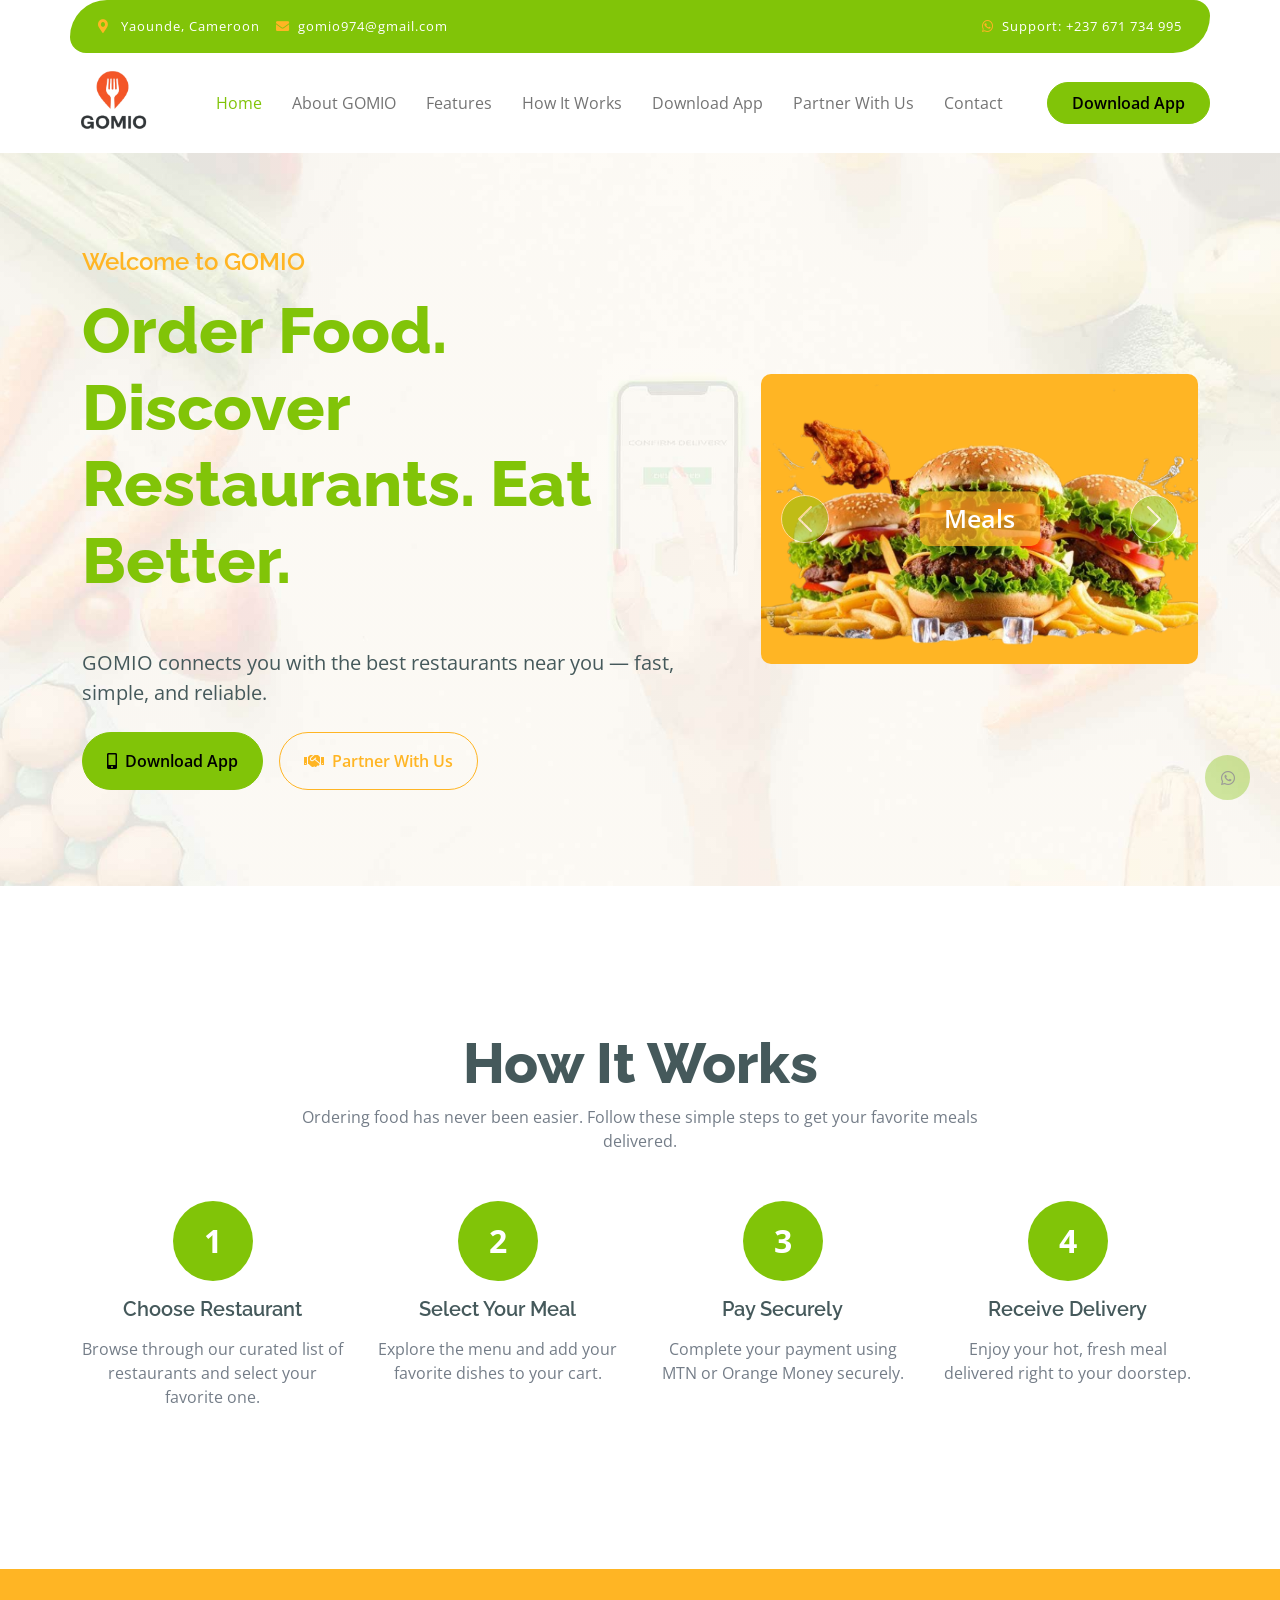
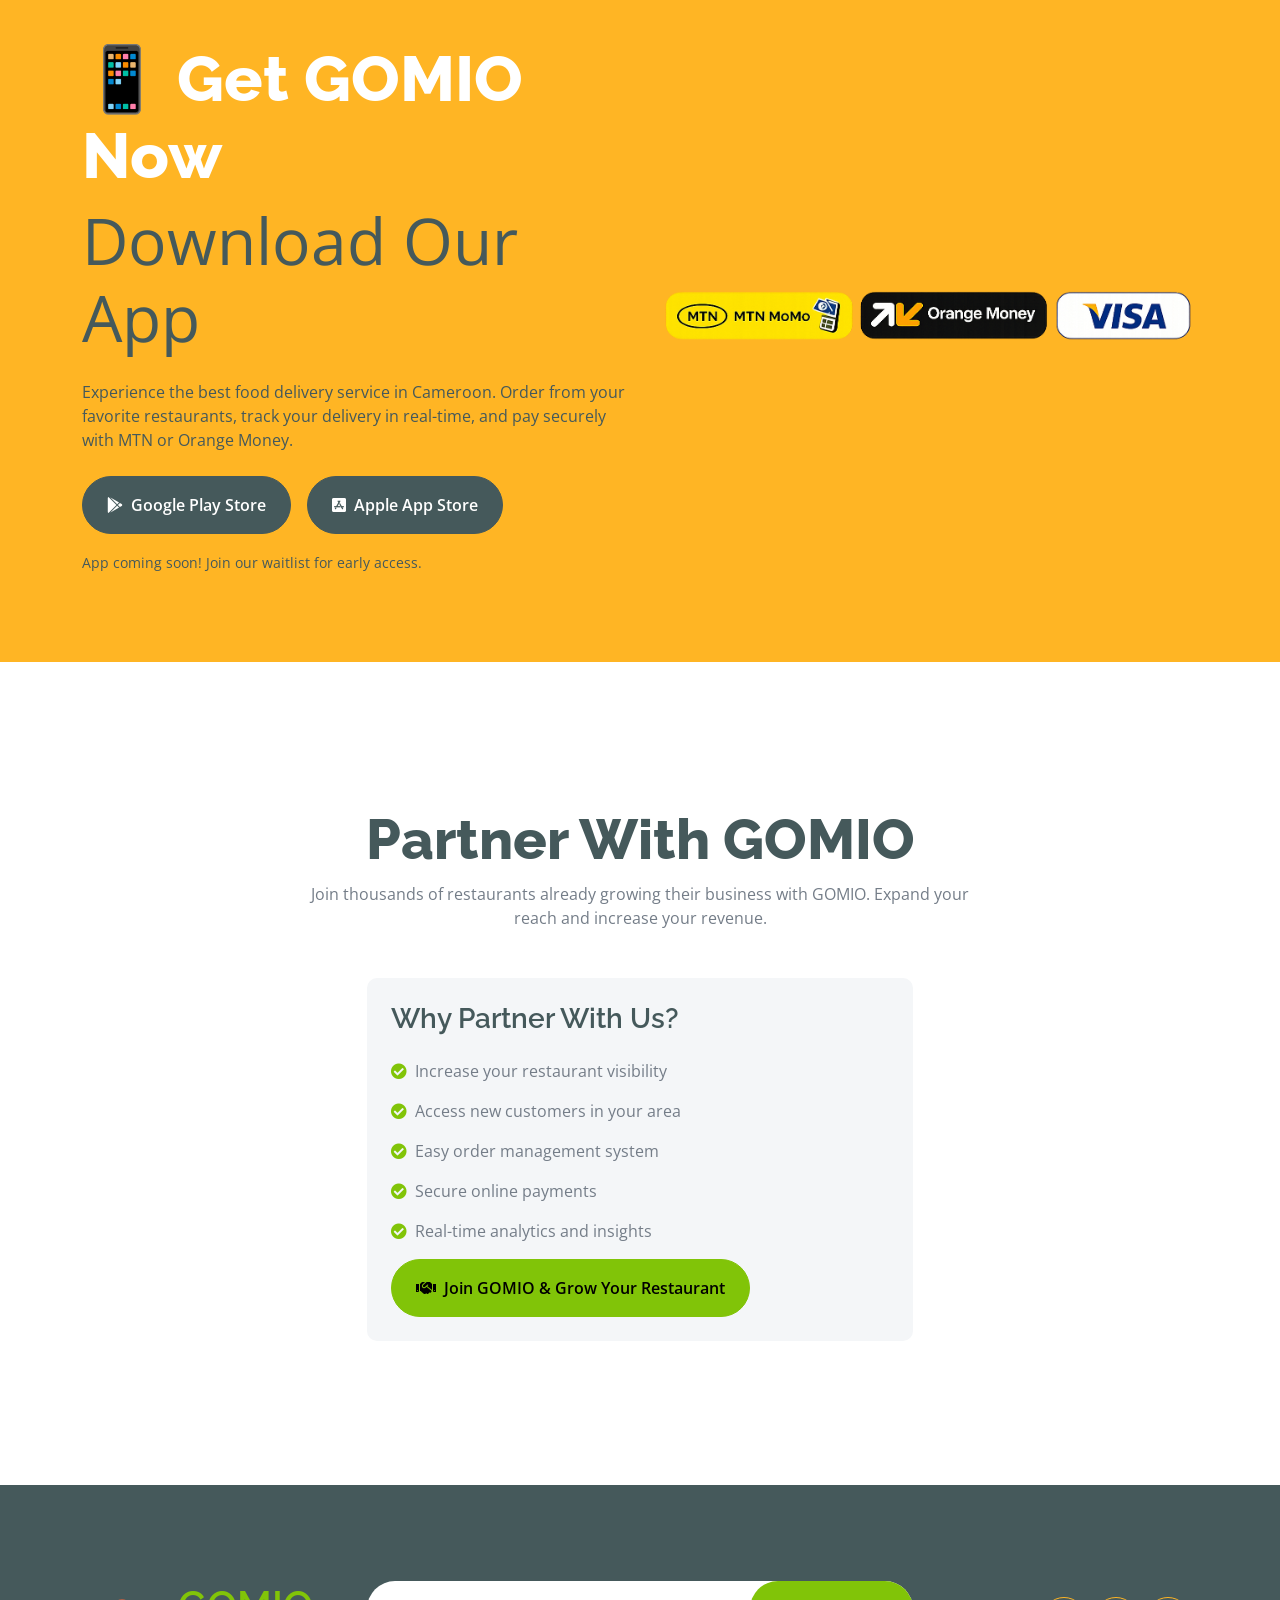
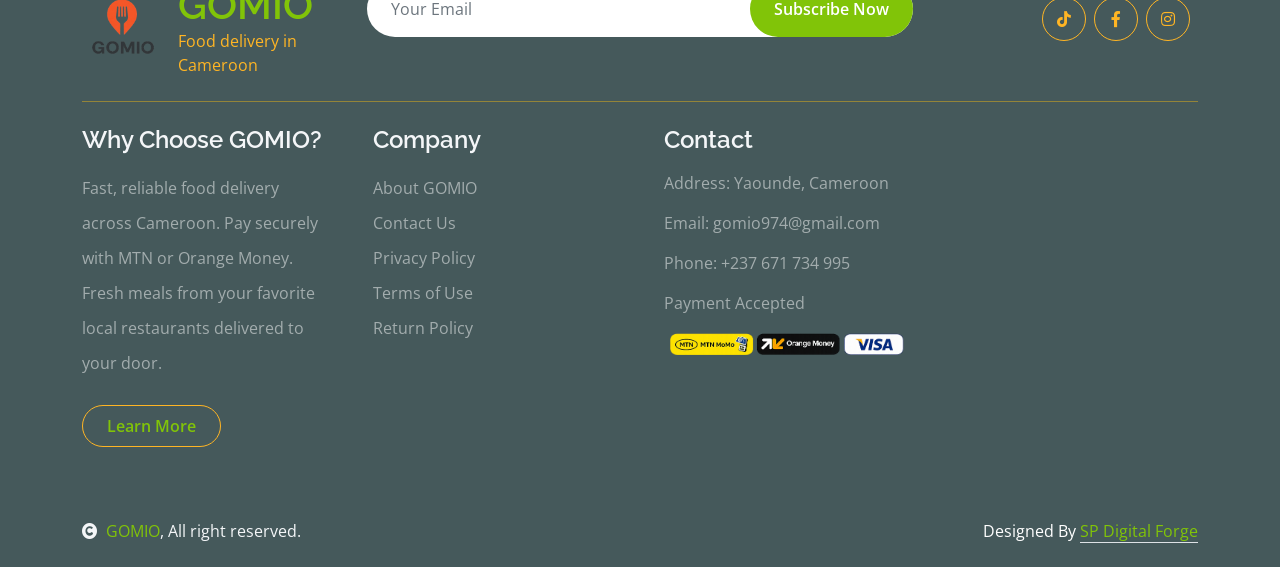
<file: index.html>
<!DOCTYPE html>
<html lang="en">

    <head>
        <meta charset="utf-8">
        <title>GOMIO - Food Delivery in Cameroon | Order & Get Delivered</title>
        <meta content="width=device-width, initial-scale=1.0" name="viewport">
        <meta content="food delivery cameroon, order food online, fast delivery, MTN payment, Orange Money" name="keywords">
        <meta content="GOMIO - Quick and reliable food delivery service in Cameroon. Order your favorite meals and pay with MTN or Orange Money. Fast delivery guaranteed!" name="description">
        <meta property="og:type" content="website">
        <meta property="og:title" content="GOMIO - Food Delivery in Cameroon">
        <meta property="og:description" content="Order your favorite meals and get fast, reliable delivery across Cameroon.">
        <meta property="og:image" content="img/GoMeal_logo-removebg-preview%20(1).png">
        <meta property="og:image:alt" content="GoMeal logo">
        <meta name="twitter:card" content="summary">
        <meta name="twitter:title" content="GOMIO - Food Delivery in Cameroon">
        <meta name="twitter:description" content="Order your favorite meals and get fast, reliable delivery across Cameroon.">
        <meta name="twitter:image" content="img/GoMeal_logo-removebg-preview%20(1).png">
        <link rel="apple-touch-icon" href="img/GoMeal_logo-removebg-preview%20(1).png">
        <script type="application/ld+json">
        {
            "@context": "https://schema.org",
            "@type": "Organization",
            "name": "GOMIO",
            "description": "Food delivery service in Cameroon",
            "logo": "img/GoMeal_logo-removebg-preview%20(1).png"
        }
        </script>

        <!-- Google Web Fonts -->
        <link rel="preconnect" href="https://fonts.googleapis.com">
        <link rel="preconnect" href="https://fonts.gstatic.com" crossorigin>
        <link href="https://fonts.googleapis.com/css2?family=Open+Sans:wght@400;600&family=Raleway:wght@600;800&display=swap" rel="stylesheet"> 

        <!-- Icon Font Stylesheet -->
        <link rel="stylesheet" href="https://use.fontawesome.com/releases/v5.15.4/css/all.css"/>
        <link href="https://cdn.jsdelivr.net/npm/bootstrap-icons@1.4.1/font/bootstrap-icons.css" rel="stylesheet">

        <!-- Libraries Stylesheet -->
        <link href="lib/lightbox/css/lightbox.min.css" rel="stylesheet">
        <link href="lib/owlcarousel/assets/owl.carousel.min.css" rel="stylesheet">


        <!-- Customized Bootstrap Stylesheet -->
        <link href="css/bootstrap.min.css" rel="stylesheet">

        <!-- Template Stylesheet -->
        <link href="css/style.css" rel="stylesheet">

        <link rel="icon" type="image/png" sizes="32x32" href="img/GOMIO_logo-removebg-preview (1).png">
        <link rel="icon" type="image/png" sizes="16x16" href="img/GOMIO_logo-removebg-preview (1).png">

        <link rel="canonical" href="https://gomioapp.com/">
    </head>

    <body>

        <!-- Spinner Start -->
        <div id="spinner" class="show w-100 vh-100 bg-white position-fixed translate-middle top-50 start-50  d-flex align-items-center justify-content-center">
            <div class="spinner-grow text-primary" role="status"></div>
        </div>
        <!-- Spinner End -->


        <!-- Navbar start -->
        <div class="container-fluid fixed-top">
        <div class="container topbar bg-primary d-none d-lg-block">
            <div class="d-flex justify-content-between">
                <div class="top-info ps-2">
                    <small class="me-3"><i class="fas fa-map-marker-alt me-2 text-secondary"></i> <span class="text-white">Yaounde, Cameroon</span></small>
                    <small class="me-3"><i class="fas fa-envelope me-2 text-secondary"></i><span class="text-white">gomio974@gmail.com</span></small>
                </div>
                <div class="top-link pe-2">
                    <small class="text-white"><i class="fab fa-whatsapp me-2 text-secondary"></i>Support: +237 671 734 995</small>
                </div>
            </div>
        </div>
            <div class="container px-0">
                <nav class="navbar navbar-light bg-white navbar-expand-xl">
                    <a href="index.html" class="navbar-brand">
                        <div class="d-flex align-items-center">
                            <img src="img/GoMeal_logo-removebg-preview (1).png" alt="GoMeal logo" class="me-3" style="width: 85px; height: 85px; object-fit: contain;">
                            <!-- <h1 class="text-primary display-6 mb-0">GOMIO</h1> -->
                        </div>
                    </a>
                    <button class="navbar-toggler py-2 px-3" type="button" data-bs-toggle="collapse" data-bs-target="#navbarCollapse">
                        <span class="fa fa-bars text-primary"></span>
                    </button>
                    <div class="collapse navbar-collapse bg-white" id="navbarCollapse">
                        <div class="navbar-nav mx-auto">
                            <a href="index.html" class="nav-item nav-link active">Home</a>
                            <a href="about.html" class="nav-item nav-link">About GOMIO</a>
                            <a href="features.html" class="nav-item nav-link">Features</a>
                            <a href="how-it-works.html" class="nav-item nav-link">How It Works</a>
                            <a href="download-app.html" class="nav-item nav-link">Download App</a>
                            <a href="partner.html" class="nav-item nav-link">Partner With Us</a>
                            <a href="contact.html" class="nav-item nav-link">Contact</a>
                        </div>

                        <div class="d-flex m-3 me-0">
                        <a href="#" class="btn btn-primary py-2 px-4 rounded-pill">Download App</a>
                        </div>
                    </div>
                </nav>
            </div>
        </div>
        <!-- Navbar End -->


        <!-- Modal Search Start -->
        <div class="modal fade" id="searchModal" tabindex="-1" aria-labelledby="exampleModalLabel" aria-hidden="true">
            <div class="modal-dialog modal-fullscreen">
                <div class="modal-content rounded-0">
                    <div class="modal-header">
                        <h5 class="modal-title" id="exampleModalLabel">Search by keyword</h5>
                        <button type="button" class="btn-close" data-bs-dismiss="modal" aria-label="Close"></button>
                    </div>
                    <div class="modal-body d-flex align-items-center">
                        <div class="input-group w-75 mx-auto d-flex">
                            <input type="search" class="form-control p-3" placeholder="keywords" aria-describedby="search-icon-1">
                            <span id="search-icon-1" class="input-group-text p-3"><i class="fa fa-search"></i></span>
                        </div>
                    </div>
                </div>
            </div>
        </div>
        <!-- Modal Search End -->


        <!-- Hero Start -->
        <div class="container-fluid py-5 mb-5 hero-header">
            <div class="container py-5">
                <div class="row g-5 align-items-center">
                    <div class="col-md-12 col-lg-7">
                        <h4 class="mb-3 text-secondary">Welcome to GOMIO</h4>
                        <h1 class="mb-5 display-3 text-primary">Order Food. Discover Restaurants. Eat Better.</h1>
                        <p class="mb-4 text-dark fs-5">GOMIO connects you with the best restaurants near you — fast, simple, and reliable.</p>
                        <div class="d-flex flex-wrap gap-3">
                            <a href="download-app.html" class="btn btn-primary py-3 px-4 rounded-pill">
                                <i class="fas fa-mobile-alt me-2"></i>Download App
                            </a>
                            <!-- <a href="#order" class="btn btn-outline-primary py-3 px-4 rounded-pill">
                                <i class="fas fa-utensils me-2"></i>Order Now
                            </a> -->
                            <a href="partner.html" class="btn btn-outline-secondary py-3 px-4 rounded-pill">
                                <i class="fas fa-handshake me-2"></i>Partner With Us
                            </a>
                        </div>
                    </div>
                    <div class="col-md-12 col-lg-5">
                        <div id="carouselId" class="carousel slide position-relative" data-bs-ride="carousel">
                            <div class="carousel-inner" role="listbox">
                                <div class="carousel-item active rounded">
                                    <img src="img/hero-img-1.png" class="img-fluid w-100 h-100 bg-secondary rounded" alt="Delicious Meals">
                                    <a href="#" class="btn px-4 py-2 text-white rounded">Meals</a>
                                </div>
                                <div class="carousel-item rounded">
                                    <img src="img/hero-img-2.jpg" class="img-fluid w-100 h-100 rounded" alt="Fast Delivery">
                                    <a href="#" class="btn px-4 py-2 text-white rounded">Quick Delivery</a>
                                </div>
                            </div>
                            <button class="carousel-control-prev" type="button" data-bs-target="#carouselId" data-bs-slide="prev">
                                <span class="carousel-control-prev-icon" aria-hidden="true"></span>
                                <span class="visually-hidden">Previous</span>
                            </button>
                            <button class="carousel-control-next" type="button" data-bs-target="#carouselId" data-bs-slide="next">
                                <span class="carousel-control-next-icon" aria-hidden="true"></span>
                                <span class="visually-hidden">Next</span>
                            </button>
                        </div>
                    </div>
                </div>
            </div>
        </div>
        <!-- Hero End -->


        <!-- Features Overview Start -->
        <!-- <div class="container-fluid featurs py-5">
            <div class="container py-5">
                <div class="text-center mx-auto mb-5 scroll-reveal-item" style="max-width: 700px;">
                    <h1 class="display-4">Why Choose GOMIO?</h1>
                    <p class="mb-4">Experience the future of food delivery in Cameroon with our innovative platform designed for customers, restaurants, and delivery riders.</p>
                </div>
                <div class="row g-4">
                    <div class="col-md-6 col-lg-3">
                        <div class="featurs-item text-center rounded bg-light p-4 scroll-reveal-item">
                            <div class="featurs-icon btn-square rounded-circle bg-secondary mb-5 mx-auto">
                                <i class="fas fa-motorcycle fa-3x text-white"></i>
                            </div>
                            <div class="featurs-content text-center">
                                <h5>Fast Delivery</h5>
                                <p class="mb-0">Delivered in 30-45 minutes</p>
                            </div>
                        </div>
                    </div>
                    <div class="col-md-6 col-lg-3">
                        <div class="featurs-item text-center rounded bg-light p-4">
                            <div class="featurs-icon btn-square rounded-circle bg-secondary mb-5 mx-auto">
                                <i class="fas fa-mobile-alt fa-3x text-white"></i>
                            </div>
                            <div class="featurs-content text-center">
                                <h5>MTN & Orange Money</h5>
                                <p class="mb-0">Secure mobile payment</p>
                            </div>
                        </div>
                    </div>
                    <div class="col-md-6 col-lg-3">
                        <div class="featurs-item text-center rounded bg-light p-4">
                            <div class="featurs-icon btn-square rounded-circle bg-secondary mb-5 mx-auto">
                                <i class="fas fa-utensils fa-3x text-white"></i>
                            </div>
                            <div class="featurs-content text-center">
                                <h5>Best Restaurants</h5>
                                <p class="mb-0">Curated local favorites</p>
                            </div>
                        </div>
                    </div>
                    <div class="col-md-6 col-lg-3">
                        <div class="featurs-item text-center rounded bg-light p-4">
                            <div class="featurs-icon btn-square rounded-circle bg-secondary mb-5 mx-auto">
                                <i class="fa fa-headset fa-3x text-white"></i>
                            </div>
                            <div class="featurs-content text-center">
                                <h5>24/7 Support</h5>
                                <p class="mb-0">Always here to help you</p>
                            </div>
                        </div>
                    </div>
                </div>
            </div>
        </div> -->
        <!-- Features Overview End -->


        <!-- How It Works Start -->
        <div class="container-fluid py-5">
            <div class="container py-5">
                <div class="text-center mx-auto mb-5 scroll-reveal-item" style="max-width: 700px;">
                    <h1 class="display-4">How It Works</h1>
                    <p class="mb-4">Ordering food has never been easier. Follow these simple steps to get your favorite meals delivered.</p>
                </div>
                <div class="row g-4">
                    <div class="col-md-6 col-lg-3">
                        <div class="text-center scroll-reveal-item">
                            <div class="bg-primary rounded-circle d-flex align-items-center justify-content-center mb-3 mx-auto" style="width: 80px; height: 80px;">
                                <span class="text-white fw-bold fs-2">1</span>
                            </div>
                            <h5 class="mb-3">Choose Restaurant</h5>
                            <p>Browse through our curated list of restaurants and select your favorite one.</p>
                        </div>
                    </div>
                    <div class="col-md-6 col-lg-3">
                        <div class="text-center">
                            <div class="bg-primary rounded-circle d-flex align-items-center justify-content-center mb-3 mx-auto" style="width: 80px; height: 80px;">
                                <span class="text-white fw-bold fs-2">2</span>
                            </div>
                            <h5 class="mb-3">Select Your Meal</h5>
                            <p>Explore the menu and add your favorite dishes to your cart.</p>
                        </div>
                    </div>
                    <div class="col-md-6 col-lg-3">
                        <div class="text-center">
                            <div class="bg-primary rounded-circle d-flex align-items-center justify-content-center mb-3 mx-auto" style="width: 80px; height: 80px;">
                                <span class="text-white fw-bold fs-2">3</span>
                            </div>
                            <h5 class="mb-3">Pay Securely</h5>
                            <p>Complete your payment using MTN or Orange Money securely.</p>
                        </div>
                    </div>
                    <div class="col-md-6 col-lg-3">
                        <div class="text-center">
                            <div class="bg-primary rounded-circle d-flex align-items-center justify-content-center mb-3 mx-auto" style="width: 80px; height: 80px;">
                                <span class="text-white fw-bold fs-2">4</span>
                            </div>
                            <h5 class="mb-3">Receive Delivery</h5>
                            <p>Enjoy your hot, fresh meal delivered right to your doorstep.</p>
                        </div>
                    </div>
                </div>
            </div>
        </div>
        <!-- How It Works End -->
        <!-- Download App Start -->
        <div class="container-fluid banner bg-secondary my-5 scroll-reveal-item">
            <div class="container py-5">
                <div class="row g-4 align-items-center">
                    <div class="col-lg-6">
                        <div class="py-4">
                            <h1 class="display-3 text-white">📱 Get GOMIO Now</h1>
                            <p class="fw-normal display-3 text-dark mb-4">Download Our App</p>
                            <p class="mb-4 text-dark">Experience the best food delivery service in Cameroon. Order from your favorite restaurants, track your delivery in real-time, and pay securely with MTN or Orange Money.</p>
                            <div class="d-flex flex-wrap gap-3">
                                <a href="#" class="btn btn-dark py-3 px-4 rounded-pill">
                                    <i class="fab fa-google-play me-2"></i>Google Play Store
                                </a>
                                <a href="#" class="btn btn-dark py-3 px-4 rounded-pill">
                                    <i class="fab fa-app-store-ios me-2"></i>Apple App Store
                                </a>
                            </div>
                            <p class="mt-3 text-dark"><small>App coming soon! Join our waitlist for early access.</small></p>
                        </div>
                    </div>
                    <div class="col-lg-6">
                        <div class="position-relative">
                            <img src="img/payment.png" class="img-fluid w-100 rounded" alt="GOMIO App">
                        </div>
                    </div>
                </div>
            </div>
        </div>
        <!-- Download App End -->

        <!-- Partner Section Start -->
        <div class="container-fluid py-5">
            <div class="container py-5">
                <div class="text-center mx-auto mb-5 scroll-reveal-item" style="max-width: 700px;">
                    <h1 class="display-4">Partner With GOMIO</h1>
                    <p class="mb-4">Join thousands of restaurants already growing their business with GOMIO. Expand your reach and increase your revenue.</p>
                </div>
                <div class="row g-4 justify-content-center">
                    <div class="col-lg-6">
                        <div class="bg-light rounded p-4 scroll-reveal-item">
                            <h3 class="mb-4">Why Partner With Us?</h3>
                            <ul class="list-unstyled">
                                <li class="mb-3"><i class="fas fa-check-circle text-primary me-2"></i>Increase your restaurant visibility</li>
                                <li class="mb-3"><i class="fas fa-check-circle text-primary me-2"></i>Access new customers in your area</li>
                                <li class="mb-3"><i class="fas fa-check-circle text-primary me-2"></i>Easy order management system</li>
                                <li class="mb-3"><i class="fas fa-check-circle text-primary me-2"></i>Secure online payments</li>
                                <li class="mb-3"><i class="fas fa-check-circle text-primary me-2"></i>Real-time analytics and insights</li>
                            </ul>
                            <a href="partner.html" class="btn btn-primary py-3 px-4 rounded-pill">
                                <i class="fas fa-handshake me-2"></i>Join GOMIO & Grow Your Restaurant
                            </a>
                        </div>
                    </div>
                </div>
            </div>
        </div>
        <!-- Partner Section End -->

        <!-- Footer Start -->
        <div class="container-fluid bg-dark text-white-50 footer pt-5 mt-5">
            <div class="container py-5">
                <div class="pb-4 mb-4" style="border-bottom: 1px solid rgba(226, 175, 24, 0.5) ;">
                    <div class="row g-4">
                        <div class="col-lg-3">
                            <a href="#">
                                <div class="d-flex align-items-center">
                                    <img src="img/GoMeal_logo-removebg-preview (1).png" alt="GoMeal logo" class="me-3" style="width: 80px; height: 80px; object-fit: contain;">
                                    <div>
                                        <h1 class="text-primary mb-0">GOMIO</h1>
                                        <p class="text-secondary mb-0">Food delivery in Cameroon</p>
                                    </div>
                                </div>
                            </a>
                        </div>
                        <div class="col-lg-6">
                            <div class="position-relative mx-auto">
                                <input class="form-control border-0 w-100 py-3 px-4 rounded-pill" type="number" placeholder="Your Email">
                                <button type="submit" class="btn btn-primary border-0 border-secondary py-3 px-4 position-absolute rounded-pill text-white" style="top: 0; right: 0;">Subscribe Now</button>
                            </div>
                        </div>
                        <div class="col-lg-3">
                            <div class="d-flex justify-content-end pt-3">
                                <a class="btn btn-outline-secondary me-2 btn-md-square rounded-circle" href="https://www.tiktok.com/@gomio04?_r=1&_t=ZS-98dOmK09tCB" target="_blank" rel="noopener noreferrer"><i class="fab fa-tiktok"></i></a>
                                <a class="btn btn-outline-secondary me-2 btn-md-square rounded-circle" href="https://www.facebook.com" target="_blank" rel="noopener noreferrer"><i class="fab fa-facebook-f"></i></a>
                                <a class="btn btn-outline-secondary me-2 btn-md-square rounded-circle" href="https://www.instagram.com/gomio_1?igsh=cGQ3N3I2eXR4b3Vm&utm_source=qr" target="_blank" rel="noopener noreferrer"><i class="fab fa-instagram"></i></a>
                            </div>
                        </div>
                    </div>
                </div>
                <div class="row g-5">
                    <div class="col-lg-3 col-md-6">
                        <div class="footer-item">
                            <h4 class="text-light mb-3">Why Choose GOMIO?</h4>
                            <p class="mb-4">Fast, reliable food delivery across Cameroon. Pay securely with MTN or Orange Money. Fresh meals from your favorite local restaurants delivered to your door.</p>
                            <a href="features.html" class="btn border-secondary py-2 px-4 rounded-pill text-primary">Learn More</a>
                        </div>
                    </div>
                    <div class="col-lg-3 col-md-6">
                        <div class="d-flex flex-column text-start footer-item">
                            <h4 class="text-light mb-3">Company</h4>
                            <a class="btn-link" href="about.html">About GOMIO</a>
                            <a class="btn-link" href="contact.html">Contact Us</a>
                            <a class="btn-link" href="privacy-policy.html">Privacy Policy</a>
                            <a class="btn-link" href="terms.html">Terms of Use</a>
                            <a class="btn-link" href="return-policy.html">Return Policy</a>
                        </div>
                    </div>
                    <div class="col-lg-3 col-md-6">
                        <div class="footer-item">
                            <h4 class="text-light mb-3">Contact</h4>
                            <p>Address: Yaounde, Cameroon</p>
                            <p>Email: gomio974@gmail.com</p>
                            <p>Phone: +237 671 734 995</p>
                            <p>Payment Accepted</p>
                            <img src="img/payment.png" class="img-fluid" alt="">
                        </div>
                    </div>
                </div>
            </div>
        </div>
        <!-- Footer End -->

        <!-- Copyright Start -->
        <div class="container-fluid copyright bg-dark py-4">
            <div class="container">
                <div class="row">
                    <div class="col-md-6 text-center text-md-start mb-3 mb-md-0">
                        <span class="text-light"><a href="#"><i class="fas fa-copyright text-light me-2"></i>GOMIO</a>, All right reserved.</span>
                    </div>
                    <div class="col-md-6 my-auto text-center text-md-end text-white">
                        <!--/*** The author’s attribution link must remain intact in the template. ***/-->
                        <!--/*** If you wish to remove this credit link, please purchase the Pro Version . ***/-->
                        Designed By <a class="border-bottom" href="https://spdigitalforge.digital">SP Digital Forge</a>
                    </div>
                </div>
            </div>
        </div>
        <!-- Copyright End -->



        <!-- Back to Top -->
        <a href="https://wa.me/237671734995" class="btn btn-primary border-3 border-primary rounded-circle back-to-top" aria-label="Chat with us on WhatsApp" target="_blank" rel="noopener noreferrer"><i class="fab fa-whatsapp"></i></a>

        
    <!-- JavaScript Libraries -->
    <script src="https://ajax.googleapis.com/ajax/libs/jquery/3.6.4/jquery.min.js"></script>
    <script src="https://cdn.jsdelivr.net/npm/bootstrap@5.0.0/dist/js/bootstrap.bundle.min.js"></script>
    <script src="lib/easing/easing.min.js"></script>
    <script src="lib/waypoints/waypoints.min.js"></script>
    <script src="lib/lightbox/js/lightbox.min.js"></script>
    <script src="lib/owlcarousel/owl.carousel.min.js"></script>

    <!-- Template Javascript -->
    <script src="js/main.js"></script>



    <!--Start of Tawk.to Script-->
<script type="text/javascript">
var Tawk_API=Tawk_API||{}, Tawk_LoadStart=new Date();
(function(){
var s1=document.createElement("script"),s0=document.getElementsByTagName("script")[0];
s1.async=true;
s1.src='https://embed.tawk.to/6a8c9786b62d0c3444af6a54/1k0qivpsp';
s1.charset='UTF-8';
s1.setAttribute('crossorigin','*');
s0.parentNode.insertBefore(s1,s0);
})();
</script>
<!--End of Tawk.to Script-->
    </body>

</html>
</file>
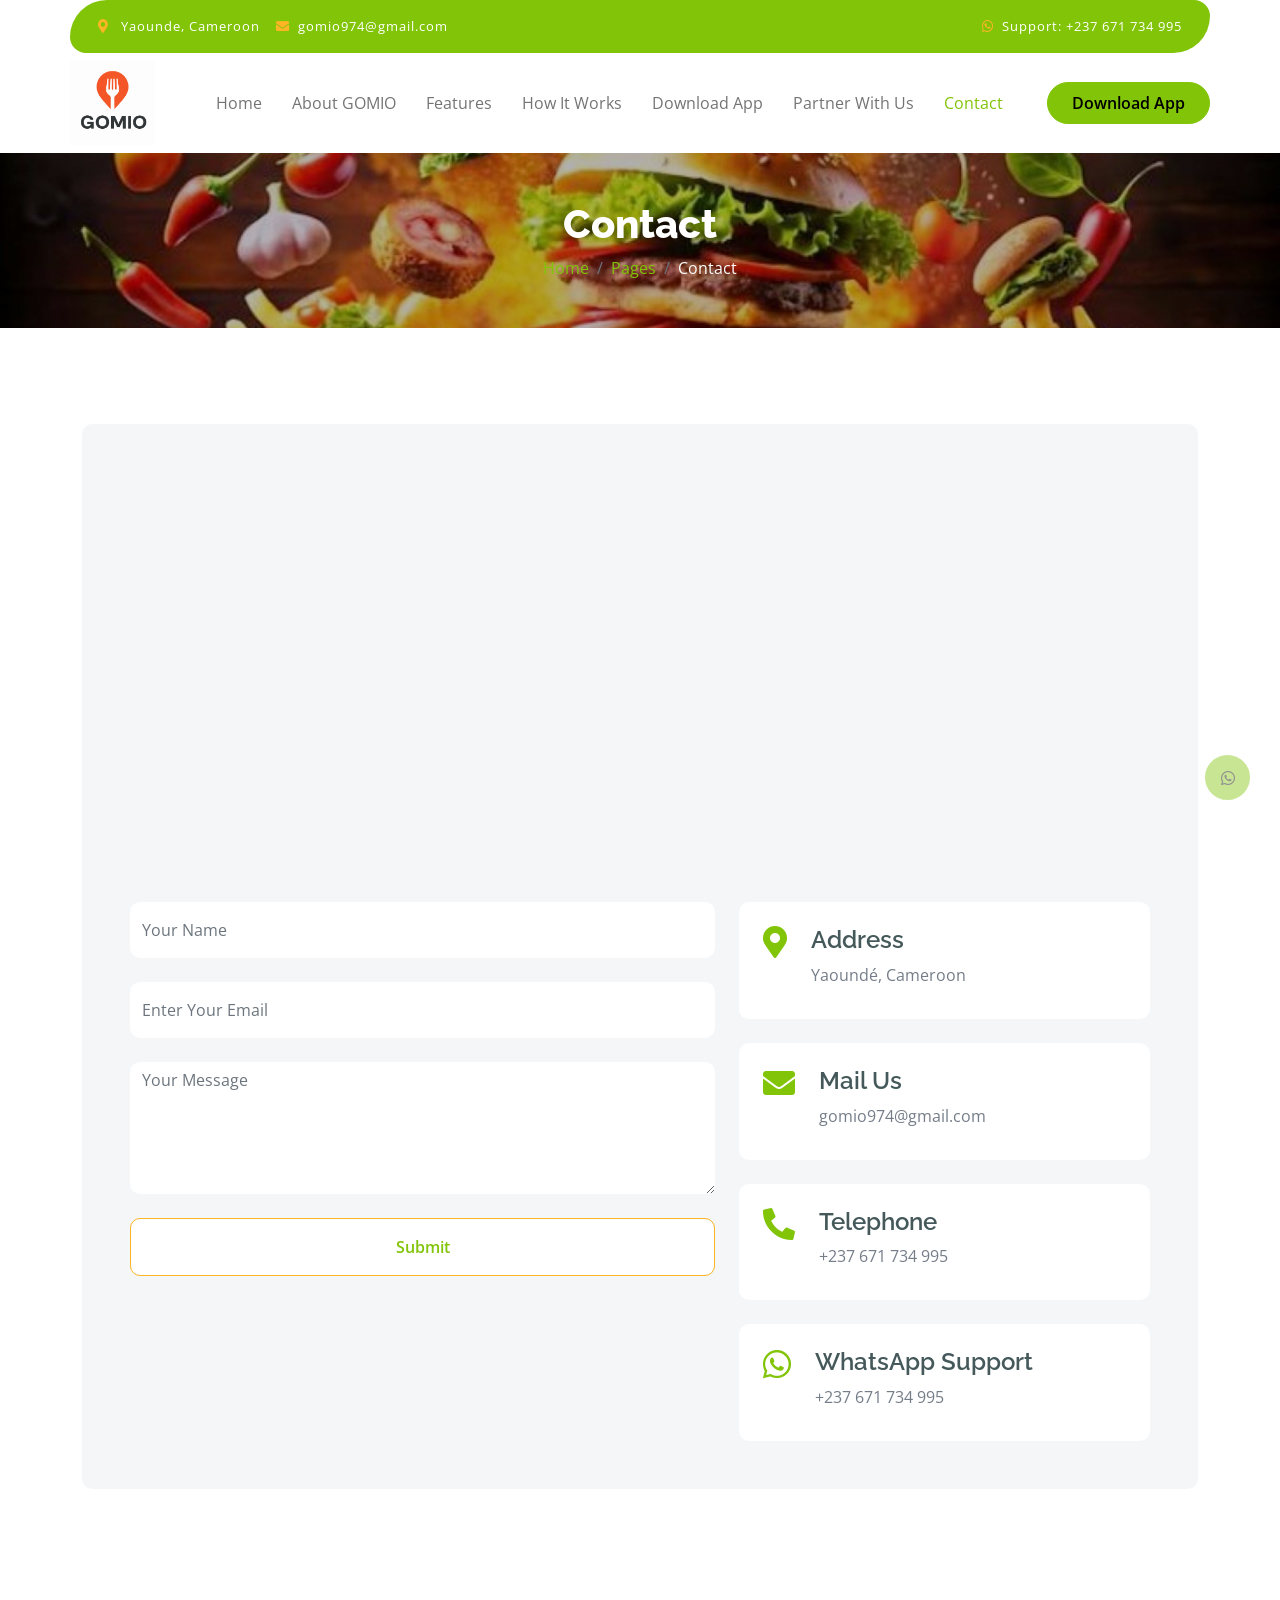
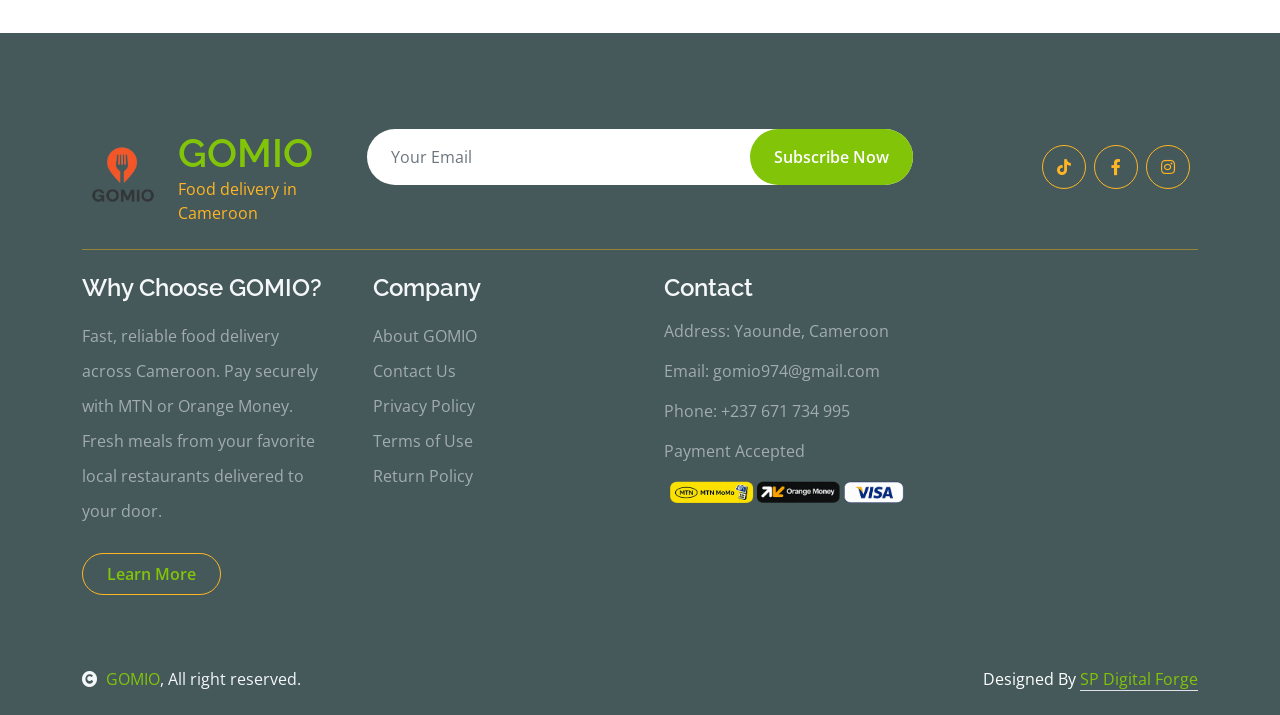
<file: contact.html>
<!DOCTYPE html>
<html lang="en">

    <head>
        <meta charset="utf-8">
        <title>GOMIO - Contact Us | Cameroon Food Delivery</title>
        <meta content="width=device-width, initial-scale=1.0" name="viewport">
        <meta content="contact, food delivery, cameroon, customer support" name="keywords">
        <meta content="Contact GOMIO for customer support, feedback, or food delivery inquiries in Cameroon." name="description">

        <!-- Google Web Fonts -->
        <link rel="preconnect" href="https://fonts.googleapis.com">
        <link rel="preconnect" href="https://fonts.gstatic.com" crossorigin>
        <link href="https://fonts.googleapis.com/css2?family=Open+Sans:wght@400;600&family=Raleway:wght@600;800&display=swap" rel="stylesheet"> 

        <!-- Icon Font Stylesheet -->
        <link rel="stylesheet" href="https://use.fontawesome.com/releases/v5.15.4/css/all.css"/>
        <link href="https://cdn.jsdelivr.net/npm/bootstrap-icons@1.4.1/font/bootstrap-icons.css" rel="stylesheet">

        <!-- Libraries Stylesheet -->
        <link href="lib/lightbox/css/lightbox.min.css" rel="stylesheet">
        <link href="lib/owlcarousel/assets/owl.carousel.min.css" rel="stylesheet">


        <!-- Customized Bootstrap Stylesheet -->
        <link href="css/bootstrap.min.css" rel="stylesheet">

        <!-- Template Stylesheet -->
        <link href="css/style.css" rel="stylesheet">

        <link rel="icon" type="image/png" sizes="32x32" href="img/GOMIO_logo-removebg-preview (1).png">
        <link rel="icon" type="image/png" sizes="16x16" href="img/GOMIO_logo-removebg-preview (1).png">

        <link rel="canonical" href="https://gomioapp.com/contact.html">
    </head>

    <body>

        <!-- Spinner Start -->
        <div id="spinner" class="show w-100 vh-100 bg-white position-fixed translate-middle top-50 start-50  d-flex align-items-center justify-content-center">
            <div class="spinner-grow text-primary" role="status"></div>
        </div>
        <!-- Spinner End -->


        <!-- Navbar start -->
        <div class="container-fluid fixed-top">
        <div class="container topbar bg-primary d-none d-lg-block">
            <div class="d-flex justify-content-between">
                <div class="top-info ps-2">
                    <small class="me-3"><i class="fas fa-map-marker-alt me-2 text-secondary"></i> <span class="text-white">Yaounde, Cameroon</span></small>
                    <small class="me-3"><i class="fas fa-envelope me-2 text-secondary"></i><span class="text-white">gomio974@gmail.com</span></small>
                </div>
                <div class="top-link pe-2">
                    <small class="text-white"><i class="fab fa-whatsapp me-2 text-secondary"></i>Support: +237 671 734 995</small>
                </div>
            </div>
        </div>
            <div class="container px-0">
                <nav class="navbar navbar-light bg-white navbar-expand-xl">
                    <a href="index.html" class="navbar-brand">
                        <div class="d-flex align-items-center">
                            <img src="img/GoMeal logo.PNG" alt="GOMIO logo" class="me-3" style="width: 85px; height: 85px; object-fit: contain;">
                            <!-- <h1 class="text-primary display-6 mb-0">GOMIO</h1> -->
                        </div>
                    </a>
                    <button class="navbar-toggler py-2 px-3" type="button" data-bs-toggle="collapse" data-bs-target="#navbarCollapse">
                        <span class="fa fa-bars text-primary"></span>
                    </button>
                    <div class="collapse navbar-collapse bg-white" id="navbarCollapse">
                        <div class="navbar-nav mx-auto">
                        <a href="index.html" class="nav-item nav-link">Home</a>
                        <a href="about.html" class="nav-item nav-link">About GOMIO</a>
                        <a href="features.html" class="nav-item nav-link">Features</a>
                        <a href="how-it-works.html" class="nav-item nav-link">How It Works</a>
                        <a href="download-app.html" class="nav-item nav-link">Download App</a>
                        <a href="partner.html" class="nav-item nav-link">Partner With Us</a>
                        <a href="contact.html" class="nav-item nav-link active">Contact</a>
                        </div>
                        
                        <div class="d-flex m-3 me-0">
                        <a href="#" class="btn btn-primary py-2 px-4 rounded-pill">Download App</a>
                        </div>
                    </div>
                </nav>
            </div>
        </div>
        <!-- Navbar End -->


        <!-- Modal Search Start -->
        <div class="modal fade" id="searchModal" tabindex="-1" aria-labelledby="exampleModalLabel" aria-hidden="true">
            <div class="modal-dialog modal-fullscreen">
                <div class="modal-content rounded-0">
                    <div class="modal-header">
                        <h5 class="modal-title" id="exampleModalLabel">Search by keyword</h5>
                        <button type="button" class="btn-close" data-bs-dismiss="modal" aria-label="Close"></button>
                    </div>
                    <div class="modal-body d-flex align-items-center">
                        <div class="input-group w-75 mx-auto d-flex">
                            <input type="search" class="form-control p-3" placeholder="keywords" aria-describedby="search-icon-1">
                            <span id="search-icon-1" class="input-group-text p-3"><i class="fa fa-search"></i></span>
                        </div>
                    </div>
                </div>
            </div>
        </div>
        <!-- Modal Search End -->


        <!-- Single Page Header start -->
        <div class="container-fluid page-header py-5">
            <h1 class="text-center text-white display-6">Contact</h1>
            <ol class="breadcrumb justify-content-center mb-0">
                <li class="breadcrumb-item"><a href="#">Home</a></li>
                <li class="breadcrumb-item"><a href="#">Pages</a></li>
                <li class="breadcrumb-item active text-white">Contact</li>
            </ol>
        </div>
        <!-- Single Page Header End -->


        <!-- Contact Start -->
        <div class="container-fluid contact py-5">
            <div class="container py-5">
                <div class="p-5 bg-light rounded scroll-reveal-item">
                    <div class="row g-4">
                        <div class="col-lg-12">
                            <div class="h-100 rounded">
                                <iframe class="rounded w-100" 
                                style="height: 400px;" src="https://www.google.com/maps/embed?pb=!1m18!1m12!1m3!1d3971.3492125111026!2d11.46315847592961!3d3.830982696172175!2m3!1f0!2f0!3f0!3m2!1i1024!2i768!4f13.1!3m3!1m2!1s0x108bd64ab3a3d3db%3A0x2a35b5e2dc0d47c4!2sSimbok%2C%20Yaound%C3%A9!5e0!3m2!1sen!2scm!4v1717956200000!5m2!1sen!2scm" 
                                loading="lazy" referrerpolicy="no-referrer-when-downgrade"></iframe>
                            </div>
                        </div>
                                                <div class="col-lg-7">
<form name="contact" method="POST" data-netlify="true" data-netlify-honeypot="bot-field" action="/">

    <input type="hidden" name="form-name" value="contact">

    <p class="d-none"><label>Don’t fill this out: <input name="bot-field"></label></p>
    <div class="alert alert-success d-none form-success-message" role="alert"></div>

    <input type="text"
                 name="name"
                 class="w-100 form-control border-0 py-3 mb-4"
                 placeholder="Your Name"
                 required>

    <input type="email"
                 name="email"
                 class="w-100 form-control border-0 py-3 mb-4"
                 placeholder="Enter Your Email"
                 required>

    <textarea name="message"
                        class="w-100 form-control border-0 mb-4"
                        rows="5"
                        placeholder="Your Message"
                        required></textarea>

    <button class="w-100 btn form-control border-secondary py-3 bg-white text-primary"
                    type="submit">
        Submit
    </button>

</form>
                                                </div>
                        <div class="col-lg-5">
                            <div class="d-flex p-4 rounded mb-4 bg-white scroll-reveal-item">
                                <i class="fas fa-map-marker-alt fa-2x text-primary me-4"></i>
                                <div>
                                    <h4>Address</h4>
                                    <p class="mb-2">Yaoundé, Cameroon</p>
                                </div>
                            </div>
                            <div class="d-flex p-4 rounded mb-4 bg-white">
                                <i class="fas fa-envelope fa-2x text-primary me-4"></i>
                                <div>
                                    <h4>Mail Us</h4>
                                    <p class="mb-2">gomio974@gmail.com</p>
                                </div>
                            </div>
                            <div class="d-flex p-4 rounded mb-4 bg-white">
                                <i class="fa fa-phone-alt fa-2x text-primary me-4"></i>
                                <div>
                                    <h4>Telephone</h4>
                                    <p class="mb-2">+237 671 734 995</p>
                                </div>
                            </div>
                            <div class="d-flex p-4 rounded bg-white">
                                <i class="fab fa-whatsapp fa-2x text-primary me-4"></i>
                                <div>
                                    <h4>WhatsApp Support</h4>
                                    <p class="mb-2">+237 671 734 995</p>
                                </div>
                            </div>
                        </div>
                    </div>
                </div>
            </div>
        </div>
        <!-- Contact End -->


        <!-- Footer Start -->
        <div class="container-fluid bg-dark text-white-50 footer pt-5 mt-5">
            <div class="container py-5">
                <div class="pb-4 mb-4" style="border-bottom: 1px solid rgba(226, 175, 24, 0.5) ;">
                    <div class="row g-4">
                        <div class="col-lg-3">
                            <a href="#">
                                <div class="d-flex align-items-center">
                                    <img src="img/GoMeal_logo-removebg-preview (1).png" alt="GOMIO logo" class="me-3" style="width: 80px; height: 80px; object-fit: contain;">
                                    <div>
                                        <h1 class="text-primary mb-0">GOMIO</h1>
                                        <p class="text-secondary mb-0">Food delivery in Cameroon</p>
                                    </div>
                                </div>
                            </a>
                        </div>
                        <div class="col-lg-6">
                            <div class="position-relative mx-auto">
                                <input class="form-control border-0 w-100 py-3 px-4 rounded-pill" type="number" placeholder="Your Email">
                                <button type="submit" class="btn btn-primary border-0 border-secondary py-3 px-4 position-absolute rounded-pill text-white" style="top: 0; right: 0;">Subscribe Now</button>
                            </div>
                        </div>
                        <div class="col-lg-3">
                            <div class="d-flex justify-content-end pt-3">
                                <a class="btn btn-outline-secondary me-2 btn-md-square rounded-circle" href="https://www.tiktok.com/@gomio04?_r=1&_t=ZS-98dOmK09tCB" target="_blank" rel="noopener noreferrer"><i class="fab fa-tiktok"></i></a>
                                <a class="btn btn-outline-secondary me-2 btn-md-square rounded-circle" href="https://www.facebook.com" target="_blank" rel="noopener noreferrer"><i class="fab fa-facebook-f"></i></a>
                                <a class="btn btn-outline-secondary me-2 btn-md-square rounded-circle" href="https://www.instagram.com/gomio_1?igsh=cGQ3N3I2eXR4b3Vm&utm_source=qr" target="_blank" rel="noopener noreferrer"><i class="fab fa-instagram"></i></a>
                            </div>
                        </div>
                    </div>
                </div>
                <div class="row g-5">
                    <div class="col-lg-3 col-md-6">
                        <div class="footer-item">
                            <h4 class="text-light mb-3">Why Choose GOMIO?</h4>
                            <p class="mb-4">Fast, reliable food delivery across Cameroon. Pay securely with MTN or Orange Money. Fresh meals from your favorite local restaurants delivered to your door.</p>
                            <a href="features.html" class="btn border-secondary py-2 px-4 rounded-pill text-primary">Learn More</a>
                        </div>
                    </div>
                    <div class="col-lg-3 col-md-6">
                        <div class="d-flex flex-column text-start footer-item">
                            <h4 class="text-light mb-3">Company</h4>
                            <a class="btn-link" href="about.html">About GOMIO</a>
                            <a class="btn-link" href="contact.html">Contact Us</a>
                            <a class="btn-link" href="privacy-policy.html">Privacy Policy</a>
                            <a class="btn-link" href="terms.html">Terms of Use</a>
                            <a class="btn-link" href="return-policy.html">Return Policy</a>
                        </div>
                    </div>
                    <div class="col-lg-3 col-md-6">
                        <div class="footer-item">
                            <h4 class="text-light mb-3">Contact</h4>
                            <p>Address: Yaounde, Cameroon</p>
                            <p>Email: gomio974@gmail.com</p>
                            <p>Phone: +237 671 734 995</p>
                            <p>Payment Accepted</p>
                            <img src="img/payment.png" class="img-fluid" alt="">
                        </div>
                    </div>
                </div>
            </div>
        </div>
        <!-- Footer End -->

        <!-- Copyright Start -->
        <div class="container-fluid copyright bg-dark py-4">
            <div class="container">
                <div class="row">
                    <div class="col-md-6 text-center text-md-start mb-3 mb-md-0">
                        <span class="text-light"><a href="#"><i class="fas fa-copyright text-light me-2"></i>GOMIO</a>, All right reserved.</span>
                    </div>
                    <div class="col-md-6 my-auto text-center text-md-end text-white">
                        <!--/*** The author’s attribution link must remain intact in the template. ***/-->
                        <!--/*** If you wish to remove this credit link, please purchase the Pro Version . ***/-->
                        Designed By <a class="border-bottom" href="https://spdigitalforge.digital">SP Digital Forge</a>
                    </div>
                </div>
            </div>
        </div>
        <!-- Copyright End -->



        <!-- Back to Top -->
        <a href="https://wa.me/237671734995" class="btn btn-primary border-3 border-primary rounded-circle back-to-top" aria-label="Chat with us on WhatsApp" target="_blank" rel="noopener noreferrer"><i class="fab fa-whatsapp"></i></a>

        
    <!-- JavaScript Libraries -->
    <script src="https://ajax.googleapis.com/ajax/libs/jquery/3.6.4/jquery.min.js"></script>
    <script src="https://cdn.jsdelivr.net/npm/bootstrap@5.0.0/dist/js/bootstrap.bundle.min.js"></script>
    <script src="lib/easing/easing.min.js"></script>
    <script src="lib/waypoints/waypoints.min.js"></script>
    <script src="lib/lightbox/js/lightbox.min.js"></script>
    <script src="lib/owlcarousel/owl.carousel.min.js"></script>

    <!--Start of Tawk.to Script-->
<script type="text/javascript">
var Tawk_API=Tawk_API||{}, Tawk_LoadStart=new Date();
(function(){
var s1=document.createElement("script"),s0=document.getElementsByTagName("script")[0];
s1.async=true;
s1.src='https://embed.tawk.to/6a8c9786b62d0c3444af6a54/1k0qivpsp';
s1.charset='UTF-8';
s1.setAttribute('crossorigin','*');
s0.parentNode.insertBefore(s1,s0);
})();
</script>
<!--End of Tawk.to Script-->

    <!-- Template Javascript -->
    <script src="js/main.js"></script>


</html>
</file>
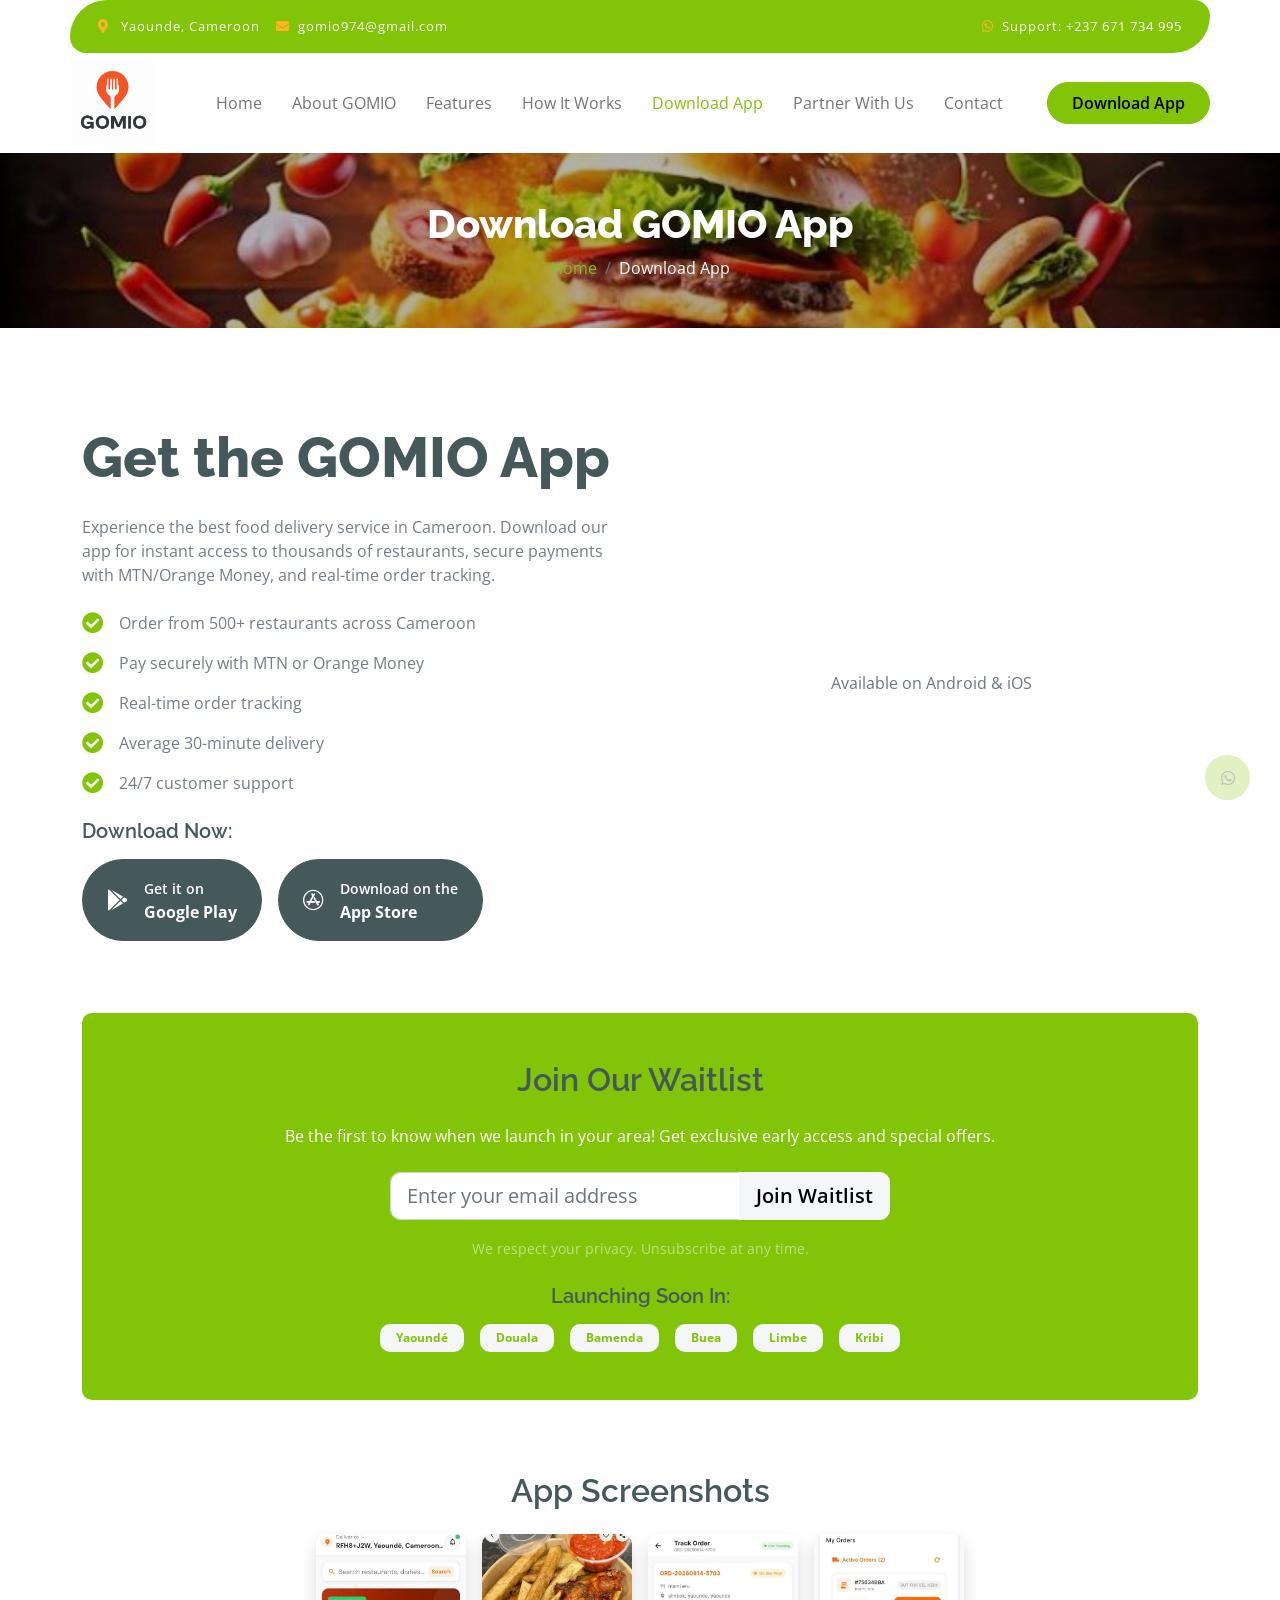
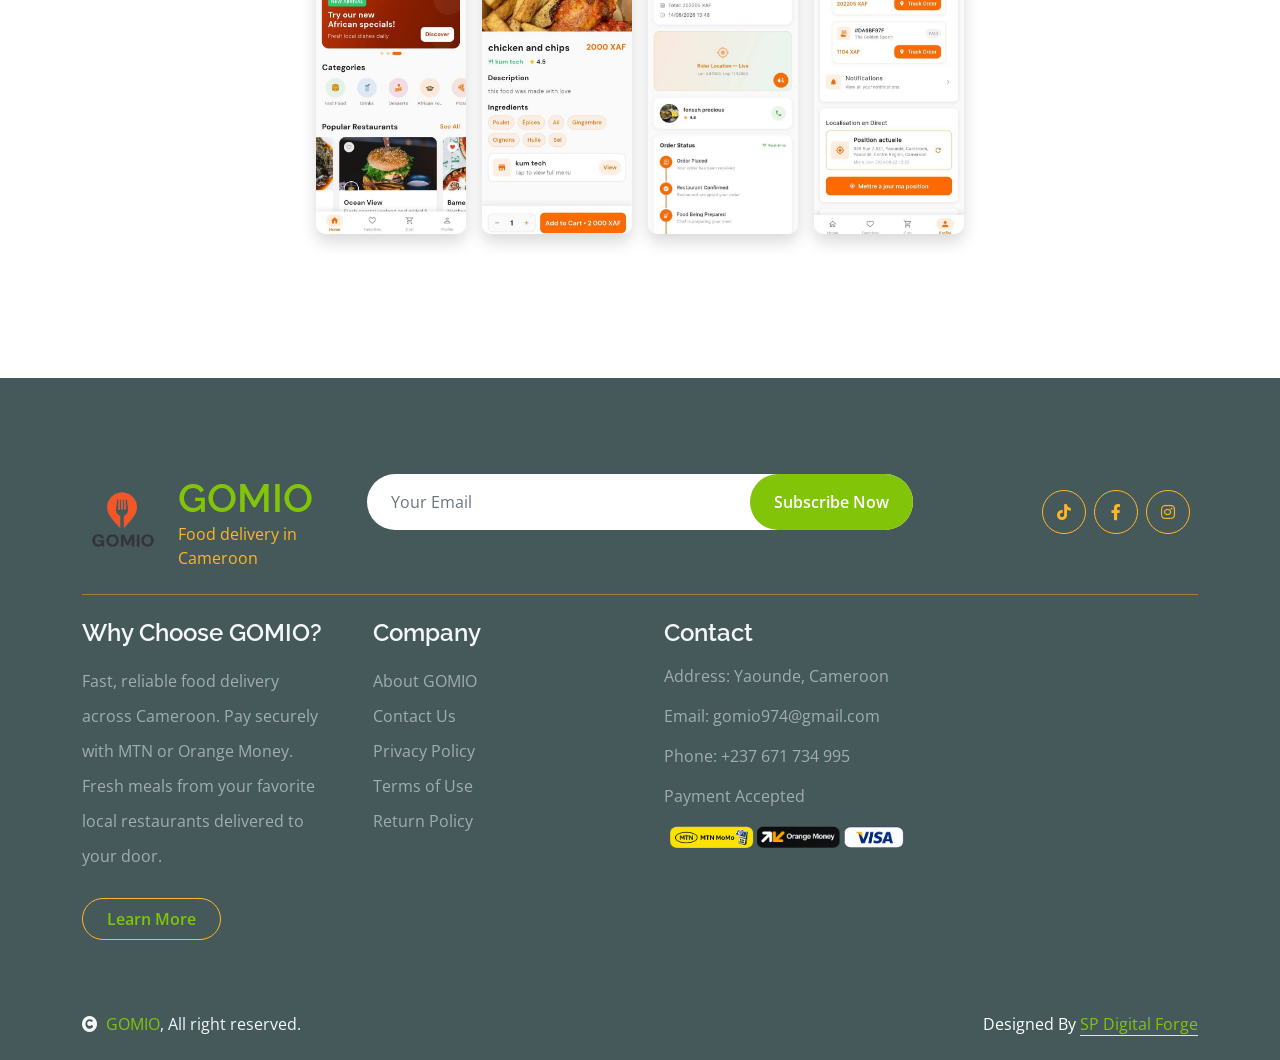
<file: download-app.html>
<!DOCTYPE html>
<html lang="en">

<head>
    <meta charset="utf-8">
    <title>GOMIO - Download App</title>
    <meta content="width=device-width, initial-scale=1.0" name="viewport">
    <meta content="" name="keywords">
    <meta content="" name="description">

    <!-- Google Web Fonts -->
    <link rel="preconnect" href="https://fonts.googleapis.com">
    <link rel="preconnect" href="https://fonts.gstatic.com" crossorigin>
    <link href="https://fonts.googleapis.com/css2?family=Open+Sans:wght@400;600&family=Raleway:wght@600;800&display=swap" rel="stylesheet">

    <!-- Icon Font Stylesheet -->
    <link rel="stylesheet" href="https://use.fontawesome.com/releases/v5.15.4/css/all.css"/>
    <link href="https://cdn.jsdelivr.net/npm/bootstrap-icons@1.4.1/font/bootstrap-icons.css" rel="stylesheet">

    <!-- Libraries Stylesheet -->
    <link href="lib/lightbox/css/lightbox.min.css" rel="stylesheet">
    <link href="lib/owlcarousel/assets/owl.carousel.min.css" rel="stylesheet">

    <!-- Customized Bootstrap Stylesheet -->
    <link href="css/bootstrap.min.css" rel="stylesheet">

    <!-- Template Stylesheet -->
    <link href="css/style.css" rel="stylesheet">

    <link rel="icon" type="image/png" sizes="32x32" href="img/GOMIO_logo-removebg-preview (1).png">
    <link rel="icon" type="image/png" sizes="16x16" href="img/GOMIO_logo-removebg-preview (1).png">

    <link rel="canonical" href="https://gomioapp.com/download-app.html">
</head>

<body>

    <!-- Spinner Start -->
    <div id="spinner" class="show w-100 vh-100 bg-white position-fixed translate-middle top-50 start-50  d-flex align-items-center justify-content-center">
        <div class="spinner-grow text-primary" role="status"></div>
    </div>
    <!-- Spinner End -->


    <!-- Navbar start -->
    <div class="container-fluid fixed-top">
        <div class="container topbar bg-primary d-none d-lg-block">
            <div class="d-flex justify-content-between">
                <div class="top-info ps-2">
                    <small class="me-3"><i class="fas fa-map-marker-alt me-2 text-secondary"></i> <span class="text-white">Yaounde, Cameroon</span></small>
                    <small class="me-3"><i class="fas fa-envelope me-2 text-secondary"></i><span class="text-white">gomio974@gmail.com</span></small>
                </div>
                <div class="top-link pe-2">
                    <small class="text-white"><i class="fab fa-whatsapp me-2 text-secondary"></i>Support: +237 671 734 995</small>
                </div>
            </div>
        </div>
        <div class="container px-0">
            <nav class="navbar navbar-light bg-white navbar-expand-xl">
                <a href="index.html" class="navbar-brand">
                    <div class="d-flex align-items-center">
                            <img src="img/GoMeal logo.PNG" alt="GOMIO logo" class="me-3" style="width: 85px; height: 85px; object-fit: contain;">
                        <!-- <h1 class="text-primary display-6 mb-0">GOMIO</h1> -->
                    </div>
                </a>
                <button class="navbar-toggler py-2 px-3" type="button" data-bs-toggle="collapse" data-bs-target="#navbarCollapse">
                    <span class="fa fa-bars text-primary"></span>
                </button>
                <div class="collapse navbar-collapse bg-white" id="navbarCollapse">
                    <div class="navbar-nav mx-auto">
                        <a href="index.html" class="nav-item nav-link">Home</a>
                        <a href="about.html" class="nav-item nav-link">About GOMIO</a>
                        <a href="features.html" class="nav-item nav-link">Features</a>
                        <a href="how-it-works.html" class="nav-item nav-link">How It Works</a>
                        <a href="download-app.html" class="nav-item nav-link active">Download App</a>
                        <a href="partner.html" class="nav-item nav-link">Partner With Us</a>
                        <a href="contact.html" class="nav-item nav-link">Contact</a>
                    </div>
                    <div class="d-flex m-3 me-0">
                        <a href="#" class="btn btn-primary py-2 px-4 rounded-pill">Download App</a>
                    </div>
                </div>
            </nav>
        </div>
    </div>
    <!-- Navbar End -->


    <!-- Modal Search Start -->
    <div class="modal fade" id="searchModal" tabindex="-1" aria-labelledby="exampleModalLabel" aria-hidden="true">
        <div class="modal-dialog modal-fullscreen">
            <div class="modal-content rounded-0">
                <div class="modal-header">
                    <h5 class="modal-title" id="exampleModalLabel">Search by keyword</h5>
                    <button type="button" class="btn-close" data-bs-dismiss="modal" aria-label="Close"></button>
                </div>
                <div class="modal-body d-flex align-items-center">
                    <div class="input-group w-75 mx-auto d-flex">
                        <input type="search" class="form-control p-3" placeholder="keywords" aria-describedby="search-icon-1">
                        <span id="search-icon-1" class="input-group-text p-3"><i class="fa fa-search"></i></span>
                    </div>
                </div>
            </div>
        </div>
    </div>
    <!-- Modal Search End -->


    <!-- Download App Header start -->
    <div class="container-fluid page-header py-5">
        <h1 class="text-center text-white display-6">Download GOMIO App</h1>
        <ol class="breadcrumb justify-content-center mb-0">
            <li class="breadcrumb-item"><a href="index.html">Home</a></li>
            <li class="breadcrumb-item active text-white">Download App</li>
        </ol>
    </div>
    <!-- Download App Header End -->


    <!-- Download App Start -->
    <div class="container-fluid py-5">
        <div class="container py-5">
            <div class="row g-5 align-items-center">
                <div class="col-lg-6">
                    <div class="app-content scroll-reveal-item">
                        <h1 class="display-4 mb-4">Get the GOMIO App</h1>
                        <p class="mb-4">Experience the best food delivery service in Cameroon. Download our app for instant access to thousands of restaurants, secure payments with MTN/Orange Money, and real-time order tracking.</p>

                        <div class="app-features mb-4">
                            <div class="d-flex align-items-center mb-3">
                                <i class="fas fa-check-circle text-primary me-3 fa-lg"></i>
                                <span>Order from 500+ restaurants across Cameroon</span>
                            </div>
                            <div class="d-flex align-items-center mb-3">
                                <i class="fas fa-check-circle text-primary me-3 fa-lg"></i>
                                <span>Pay securely with MTN or Orange Money</span>
                            </div>
                            <div class="d-flex align-items-center mb-3">
                                <i class="fas fa-check-circle text-primary me-3 fa-lg"></i>
                                <span>Real-time order tracking</span>
                            </div>
                            <div class="d-flex align-items-center mb-3">
                                <i class="fas fa-check-circle text-primary me-3 fa-lg"></i>
                                <span>Average 30-minute delivery</span>
                            </div>
                            <div class="d-flex align-items-center mb-3">
                                <i class="fas fa-check-circle text-primary me-3 fa-lg"></i>
                                <span>24/7 customer support</span>
                            </div>
                        </div>

                        <div class="download-buttons">
                            <h5 class="mb-3">Download Now:</h5>
                            <div class="d-flex flex-column flex-sm-row gap-3">
                                <a href="#" class="btn btn-dark py-3 px-4 rounded-pill d-flex align-items-center justify-content-center">
                                    <i class="fab fa-google-play fa-lg me-3"></i>
                                    <div class="text-start">
                                        <small>Get it on</small>
                                        <div class="fw-bold">Google Play</div>
                                    </div>
                                </a>
                                <a href="#" class="btn btn-dark py-3 px-4 rounded-pill d-flex align-items-center justify-content-center">
                                    <i class="fab fa-app-store fa-lg me-3"></i>
                                    <div class="text-start">
                                        <small>Download on the</small>
                                        <div class="fw-bold">App Store</div>
                                    </div>
                                </a>
                            </div>
                        </div>
                    </div>
                </div>
                <div class="col-lg-6">
                    <div class="app-mockup text-center">
                        <!-- <img src="img/1 (2).jpg" alt="GOMIO App Mockup" class="img-fluid" style="max-width: 300px;"> -->
                        <p class="mt-3 text-muted">Available on Android & iOS</p>
                    </div>
                </div>
            </div>

            <!-- Waitlist Section -->
            <div class="row g-4 mt-5">
                <div class="col-12">
                    <div class="bg-primary rounded p-5 text-center text-white">
                        <h2 class="mb-4">Join Our Waitlist</h2>
                        <p class="mb-4">Be the first to know when we launch in your area! Get exclusive early access and special offers.</p>

                        <div class="waitlist-form" style="max-width: 500px; margin: 0 auto;">
                            <div class="input-group mb-3">
                                <input type="email" class="form-control form-control-lg" placeholder="Enter your email address" aria-label="Email address">
                                <button class="btn btn-light btn-lg" type="button">Join Waitlist</button>
                            </div>
                            <small class="text-white-50">We respect your privacy. Unsubscribe at any time.</small>
                        </div>

                        <div class="mt-4">
                            <h5>Launching Soon In:</h5>
                            <div class="d-flex justify-content-center flex-wrap gap-3 mt-3">
                                <span class="badge bg-light text-primary px-3 py-2">Yaoundé</span>
                                <span class="badge bg-light text-primary px-3 py-2">Douala</span>
                                <span class="badge bg-light text-primary px-3 py-2">Bamenda</span>
                                <span class="badge bg-light text-primary px-3 py-2">Buea</span>
                                <span class="badge bg-light text-primary px-3 py-2">Limbe</span>
                                <span class="badge bg-light text-primary px-3 py-2">Kribi</span>
                            </div>
                        </div>
                    </div>
                </div>
            </div>

            <!-- App Screenshots -->
            <div class="row g-4 mt-5">
                <div class="col-12">
                    <h2 class="text-center mb-4">App Screenshots</h2>
                    <div class="text-center">
                        <div class="d-flex justify-content-center flex-wrap gap-3">
                            <img src="img/1 (2).jpg" alt="Screenshot 1" class="img-fluid rounded shadow" style="width: 150px; height: 300px; object-fit: cover;">
                            <img src="img/1 (3).jpg" alt="Screenshot 2" class="img-fluid rounded shadow" style="width: 150px; height: 300px; object-fit: cover;">
                            <img src="img/1 (4).jpg" alt="Screenshot 3" class="img-fluid rounded shadow" style="width: 150px; height: 300px; object-fit: cover;">
                            <img src="img/1 (6).jpg" alt="Screenshot 4" class="img-fluid rounded shadow" style="width: 150px; height: 300px; object-fit: cover;">
                        </div>
                    </div>
                </div>
            </div>
        </div>
    </div>
    <!-- Download App End -->


        <!-- Footer Start -->
        <div class="container-fluid bg-dark text-white-50 footer pt-5 mt-5">
            <div class="container py-5">
                <div class="pb-4 mb-4" style="border-bottom: 1px solid rgba(226, 175, 24, 0.5) ;">
                    <div class="row g-4">
                        <div class="col-lg-3">
                            <a href="#">
                                <div class="d-flex align-items-center">
                                    <img src="img/GoMeal_logo-removebg-preview (1).png" alt="GOMIO logo" class="me-3" style="width: 80px; height: 80px; object-fit: contain;">
                                    <div>
                                        <h1 class="text-primary mb-0">GOMIO</h1>
                                        <p class="text-secondary mb-0">Food delivery in Cameroon</p>
                                    </div>
                                </div>
                            </a>
                        </div>
                        <div class="col-lg-6">
                            <div class="position-relative mx-auto">
                                <input class="form-control border-0 w-100 py-3 px-4 rounded-pill" type="number" placeholder="Your Email">
                                <button type="submit" class="btn btn-primary border-0 border-secondary py-3 px-4 position-absolute rounded-pill text-white" style="top: 0; right: 0;">Subscribe Now</button>
                            </div>
                        </div>
                        <div class="col-lg-3">
                            <div class="d-flex justify-content-end pt-3">
                                <a class="btn btn-outline-secondary me-2 btn-md-square rounded-circle" href="https://www.tiktok.com/@gomio04?_r=1&_t=ZS-98dOmK09tCB" target="_blank" rel="noopener noreferrer"><i class="fab fa-tiktok"></i></a>
                                <a class="btn btn-outline-secondary me-2 btn-md-square rounded-circle" href="https://www.facebook.com" target="_blank" rel="noopener noreferrer"><i class="fab fa-facebook-f"></i></a>
                                <a class="btn btn-outline-secondary me-2 btn-md-square rounded-circle" href="https://www.instagram.com/gomio_1?igsh=cGQ3N3I2eXR4b3Vm&utm_source=qr" target="_blank" rel="noopener noreferrer"><i class="fab fa-instagram"></i></a>
                            </div>
                        </div>
                    </div>
                </div>
                <div class="row g-5">
                    <div class="col-lg-3 col-md-6">
                        <div class="footer-item">
                            <h4 class="text-light mb-3">Why Choose GOMIO?</h4>
                            <p class="mb-4">Fast, reliable food delivery across Cameroon. Pay securely with MTN or Orange Money. Fresh meals from your favorite local restaurants delivered to your door.</p>
                            <a href="features.html" class="btn border-secondary py-2 px-4 rounded-pill text-primary">Learn More</a>
                        </div>
                    </div>
                    <div class="col-lg-3 col-md-6">
                        <div class="d-flex flex-column text-start footer-item">
                            <h4 class="text-light mb-3">Company</h4>
                            <a class="btn-link" href="about.html">About GOMIO</a>
                            <a class="btn-link" href="contact.html">Contact Us</a>
                            <a class="btn-link" href="privacy-policy.html">Privacy Policy</a>
                            <a class="btn-link" href="terms.html">Terms of Use</a>
                            <a class="btn-link" href="return-policy.html">Return Policy</a>
                        </div>
                    </div>
                    <div class="col-lg-3 col-md-6">
                        <div class="footer-item">
                            <h4 class="text-light mb-3">Contact</h4>
                            <p>Address: Yaounde, Cameroon</p>
                            <p>Email: gomio974@gmail.com</p>
                            <p>Phone: +237 671 734 995</p>
                            <p>Payment Accepted</p>
                            <img src="img/payment.png" class="img-fluid" alt="">
                        </div>
                    </div>
                </div>
            </div>
        </div>
        <!-- Footer End -->

        <!-- Copyright Start -->
        <div class="container-fluid copyright bg-dark py-4">
            <div class="container">
                <div class="row">
                    <div class="col-md-6 text-center text-md-start mb-3 mb-md-0">
                        <span class="text-light"><a href="#"><i class="fas fa-copyright text-light me-2"></i>GOMIO</a>, All right reserved.</span>
                    </div>
                    <div class="col-md-6 my-auto text-center text-md-end text-white">
                        <!--/*** The author’s attribution link must remain intact in the template. ***/-->
                        <!--/*** If you wish to remove this credit link, please purchase the Pro Version . ***/-->
                        Designed By <a class="border-bottom" href="https://spdigitalforge.digital">SP Digital Forge</a>
                    </div>
                </div>
            </div>
        </div>
        <!-- Copyright End -->


    <!-- Back to Top -->
    <a href="https://wa.me/237671734995" class="btn btn-primary border-3 border-primary rounded-circle back-to-top" aria-label="Chat with us on WhatsApp" target="_blank" rel="noopener noreferrer"><i class="fab fa-whatsapp"></i></a>


    <!-- JavaScript Libraries -->
    <script src="https://ajax.googleapis.com/ajax/libs/jquery/3.6.4/jquery.min.js"></script>
    <script src="https://cdn.jsdelivr.net/npm/bootstrap@5.0.0/dist/js/bootstrap.bundle.min.js"></script>
    <script src="lib/easing/easing.min.js"></script>
    <script src="lib/waypoints/waypoints.min.js"></script>
    <script src="lib/lightbox/js/lightbox.min.js"></script>
    <script src="lib/owlcarousel/owl.carousel.min.js"></script>

    <!-- Template Javascript -->
    <script src="js/main.js"></script>
    
    <!--Start of Tawk.to Script-->
<script type="text/javascript">
var Tawk_API=Tawk_API||{}, Tawk_LoadStart=new Date();
(function(){
var s1=document.createElement("script"),s0=document.getElementsByTagName("script")[0];
s1.async=true;
s1.src='https://embed.tawk.to/6a8c9786b62d0c3444af6a54/1k0qivpsp';
s1.charset='UTF-8';
s1.setAttribute('crossorigin','*');
s0.parentNode.insertBefore(s1,s0);
})();
</script>
<!--End of Tawk.to Script-->
</body>

</html>
</file>
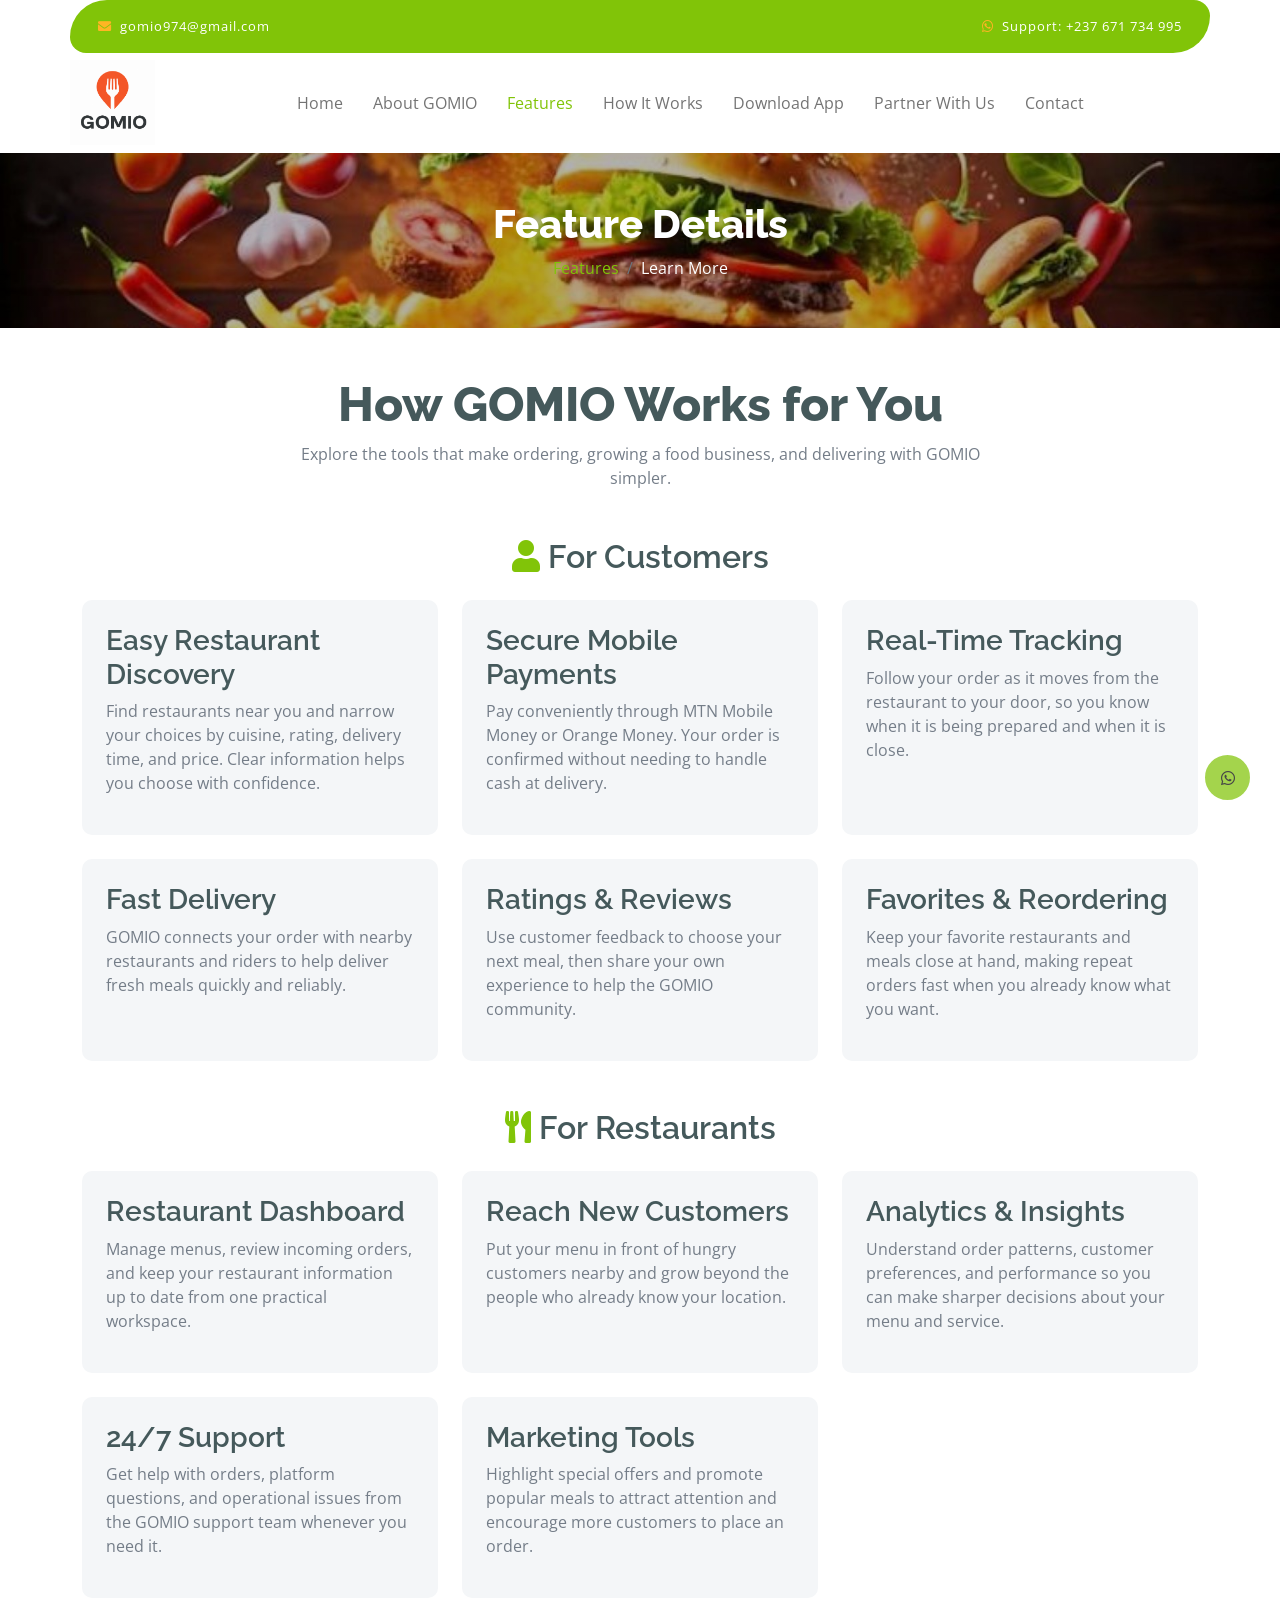
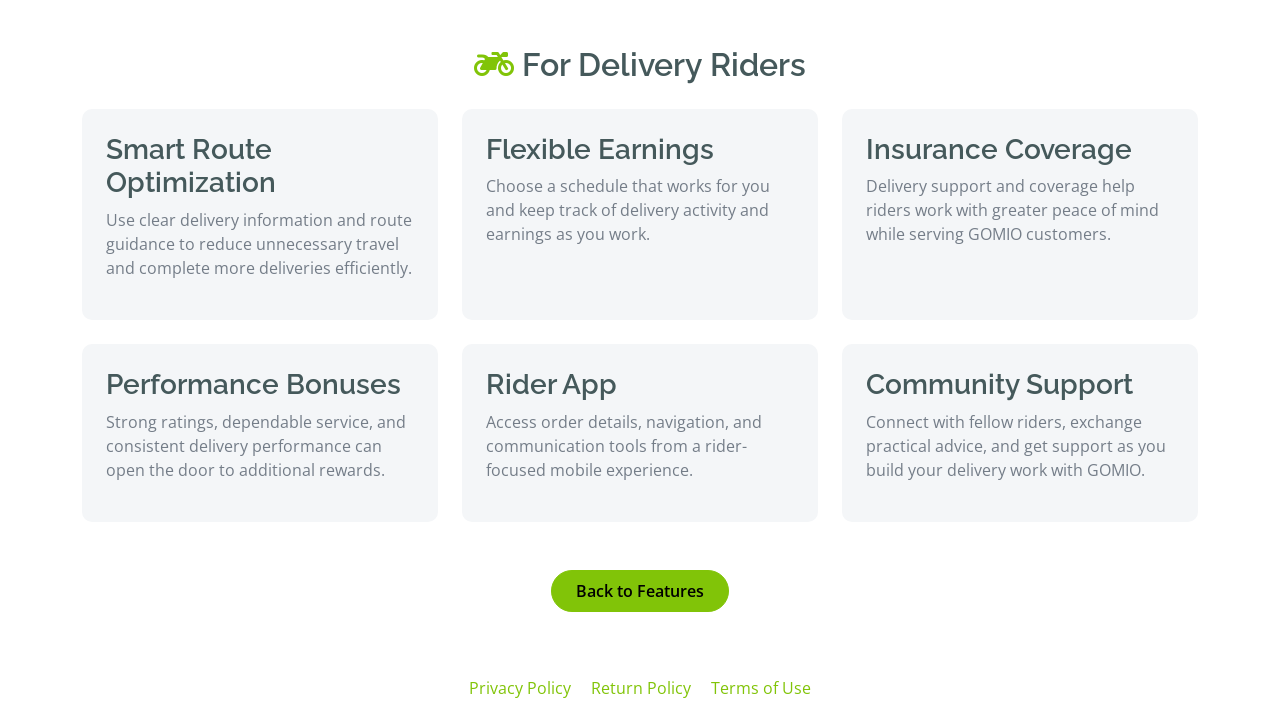
<file: feature-details.html>
<!DOCTYPE html>
<html lang="en">
<head>
    <meta charset="utf-8">
    <title>GOMIO - Feature Details</title>
    <meta name="viewport" content="width=device-width, initial-scale=1.0">
    <meta name="description" content="Learn how GOMIO helps customers, restaurants, and delivery riders.">
    <link rel="preconnect" href="https://fonts.googleapis.com">
    <link rel="preconnect" href="https://fonts.gstatic.com" crossorigin>
    <link href="https://fonts.googleapis.com/css2?family=Open+Sans:wght@400;600&family=Raleway:wght@600;800&display=swap" rel="stylesheet">
    <link rel="stylesheet" href="https://use.fontawesome.com/releases/v5.15.4/css/all.css">
    <link href="css/bootstrap.min.css" rel="stylesheet">
    <link href="css/style.css" rel="stylesheet">

    <link rel="canonical" href="https://gomioapp.com/feature-details.html">
</head>
<body id="top">
    <div class="container-fluid fixed-top">
        <div class="container topbar bg-primary d-none d-lg-block">
            <div class="d-flex justify-content-between">
                <div class="top-info ps-2">
                    <small class="me-3"><i class="fas fa-envelope me-2 text-secondary"></i><a class="text-white text-decoration-none" href="mailto:gomio974@gmail.com">gomio974@gmail.com</a></small>
                </div>
                <div class="top-link pe-2"><small class="text-white"><i class="fab fa-whatsapp me-2 text-secondary"></i>Support: +237 671 734 995</small></div>
            </div>
        </div>
        <div class="container px-0">
            <nav class="navbar navbar-light bg-white navbar-expand-xl">
                <a href="index.html" class="navbar-brand"><img src="img/GoMeal logo.PNG" alt="GOMIO logo" style="width: 85px; height: 85px; object-fit: contain;"></a>
                <button class="navbar-toggler py-2 px-3" type="button" data-bs-toggle="collapse" data-bs-target="#navbarCollapse" aria-label="Toggle navigation"><span class="fa fa-bars text-primary"></span></button>
                <div class="collapse navbar-collapse bg-white" id="navbarCollapse">
                    <div class="navbar-nav mx-auto">
                        <a href="index.html" class="nav-item nav-link">Home</a>
                        <a href="about.html" class="nav-item nav-link">About GOMIO</a>
                        <a href="features.html" class="nav-item nav-link active">Features</a>
                        <a href="how-it-works.html" class="nav-item nav-link">How It Works</a>
                        <a href="download-app.html" class="nav-item nav-link">Download App</a>
                        <a href="partner.html" class="nav-item nav-link">Partner With Us</a>
                        <a href="contact.html" class="nav-item nav-link">Contact</a>
                    </div>
                </div>
            </nav>
        </div>
    </div>

    <div class="container-fluid page-header py-5">
        <h1 class="text-center text-white display-6">Feature Details</h1>
        <ol class="breadcrumb justify-content-center mb-0">
            <li class="breadcrumb-item"><a href="features.html">Features</a></li>
            <li class="breadcrumb-item active text-white">Learn More</li>
        </ol>
    </div>

    <main class="container py-5">
        <div class="text-center mx-auto mb-5" style="max-width: 700px;">
            <h2 class="display-5">How GOMIO Works for You</h2>
            <p>Explore the tools that make ordering, growing a food business, and delivering with GOMIO simpler.</p>
        </div>

        <h2 class="text-center mb-4"><i class="fas fa-user text-primary me-2"></i>For Customers</h2>
        <div class="row g-4 mb-5">
            <div class="col-lg-4 col-md-6"><article id="easy-restaurant-discovery" class="bg-light rounded p-4 h-100"><h3>Easy Restaurant Discovery</h3><p>Find restaurants near you and narrow your choices by cuisine, rating, delivery time, and price. Clear information helps you choose with confidence.</p></article></div>
            <div class="col-lg-4 col-md-6"><article id="secure-mobile-payments" class="bg-light rounded p-4 h-100"><h3>Secure Mobile Payments</h3><p>Pay conveniently through MTN Mobile Money or Orange Money. Your order is confirmed without needing to handle cash at delivery.</p></article></div>
            <div class="col-lg-4 col-md-6"><article id="real-time-tracking" class="bg-light rounded p-4 h-100"><h3>Real-Time Tracking</h3><p>Follow your order as it moves from the restaurant to your door, so you know when it is being prepared and when it is close.</p></article></div>
            <div class="col-lg-4 col-md-6"><article id="fast-delivery" class="bg-light rounded p-4 h-100"><h3>Fast Delivery</h3><p>GOMIO connects your order with nearby restaurants and riders to help deliver fresh meals quickly and reliably.</p></article></div>
            <div class="col-lg-4 col-md-6"><article id="ratings-reviews" class="bg-light rounded p-4 h-100"><h3>Ratings &amp; Reviews</h3><p>Use customer feedback to choose your next meal, then share your own experience to help the GOMIO community.</p></article></div>
            <div class="col-lg-4 col-md-6"><article id="favorites-reordering" class="bg-light rounded p-4 h-100"><h3>Favorites &amp; Reordering</h3><p>Keep your favorite restaurants and meals close at hand, making repeat orders fast when you already know what you want.</p></article></div>
        </div>

        <h2 class="text-center mb-4"><i class="fas fa-utensils text-primary me-2"></i>For Restaurants</h2>
        <div class="row g-4 mb-5">
            <div class="col-lg-4 col-md-6"><article id="restaurant-dashboard" class="bg-light rounded p-4 h-100"><h3>Restaurant Dashboard</h3><p>Manage menus, review incoming orders, and keep your restaurant information up to date from one practical workspace.</p></article></div>
            <div class="col-lg-4 col-md-6"><article id="reach-new-customers" class="bg-light rounded p-4 h-100"><h3>Reach New Customers</h3><p>Put your menu in front of hungry customers nearby and grow beyond the people who already know your location.</p></article></div>
            <div class="col-lg-4 col-md-6"><article id="analytics-insights" class="bg-light rounded p-4 h-100"><h3>Analytics &amp; Insights</h3><p>Understand order patterns, customer preferences, and performance so you can make sharper decisions about your menu and service.</p></article></div>
            <div class="col-lg-4 col-md-6"><article id="partner-support" class="bg-light rounded p-4 h-100"><h3>24/7 Support</h3><p>Get help with orders, platform questions, and operational issues from the GOMIO support team whenever you need it.</p></article></div>
            <div class="col-lg-4 col-md-6"><article id="marketing-tools" class="bg-light rounded p-4 h-100"><h3>Marketing Tools</h3><p>Highlight special offers and promote popular meals to attract attention and encourage more customers to place an order.</p></article></div>
        </div>

        <h2 class="text-center mb-4"><i class="fas fa-motorcycle text-primary me-2"></i>For Delivery Riders</h2>
        <div class="row g-4">
            <div class="col-lg-4 col-md-6"><article id="route-optimization" class="bg-light rounded p-4 h-100"><h3>Smart Route Optimization</h3><p>Use clear delivery information and route guidance to reduce unnecessary travel and complete more deliveries efficiently.</p></article></div>
            <div class="col-lg-4 col-md-6"><article id="flexible-earnings" class="bg-light rounded p-4 h-100"><h3>Flexible Earnings</h3><p>Choose a schedule that works for you and keep track of delivery activity and earnings as you work.</p></article></div>
            <div class="col-lg-4 col-md-6"><article id="insurance-coverage" class="bg-light rounded p-4 h-100"><h3>Insurance Coverage</h3><p>Delivery support and coverage help riders work with greater peace of mind while serving GOMIO customers.</p></article></div>
            <div class="col-lg-4 col-md-6"><article id="performance-bonuses" class="bg-light rounded p-4 h-100"><h3>Performance Bonuses</h3><p>Strong ratings, dependable service, and consistent delivery performance can open the door to additional rewards.</p></article></div>
            <div class="col-lg-4 col-md-6"><article id="rider-app" class="bg-light rounded p-4 h-100"><h3>Rider App</h3><p>Access order details, navigation, and communication tools from a rider-focused mobile experience.</p></article></div>
            <div class="col-lg-4 col-md-6"><article id="community-support" class="bg-light rounded p-4 h-100"><h3>Community Support</h3><p>Connect with fellow riders, exchange practical advice, and get support as you build your delivery work with GOMIO.</p></article></div>
        </div>

        <div class="text-center mt-5"><a href="features.html" class="btn btn-primary rounded-pill py-2 px-4">Back to Features</a></div>
    </main>

    <a href="https://wa.me/237671734995" class="btn btn-primary border-3 border-primary rounded-circle back-to-top" aria-label="Chat with us on WhatsApp" target="_blank" rel="noopener noreferrer"><i class="fab fa-whatsapp"></i></a>
    <script src="https://ajax.googleapis.com/ajax/libs/jquery/3.6.4/jquery.min.js"></script>
    <script src="https://cdn.jsdelivr.net/npm/bootstrap@5.0.0/dist/js/bootstrap.bundle.min.js"></script>
    <script src="js/main.js"></script>


    <nav class="container py-3 text-center" aria-label="Legal links">
        <a class="mx-2" href="privacy-policy.html">Privacy Policy</a>
        <a class="mx-2" href="return-policy.html">Return Policy</a>
        <a class="mx-2" href="terms.html">Terms of Use</a>
    </nav>

    <!--Start of Tawk.to Script-->
<script type="text/javascript">
var Tawk_API=Tawk_API||{}, Tawk_LoadStart=new Date();
(function(){
var s1=document.createElement("script"),s0=document.getElementsByTagName("script")[0];
s1.async=true;
s1.src='https://embed.tawk.to/6a8c9786b62d0c3444af6a54/1k0qivpsp';
s1.charset='UTF-8';
s1.setAttribute('crossorigin','*');
s0.parentNode.insertBefore(s1,s0);
})();
</script>
<!--End of Tawk.to Script-->
</body>
</html>
</file>
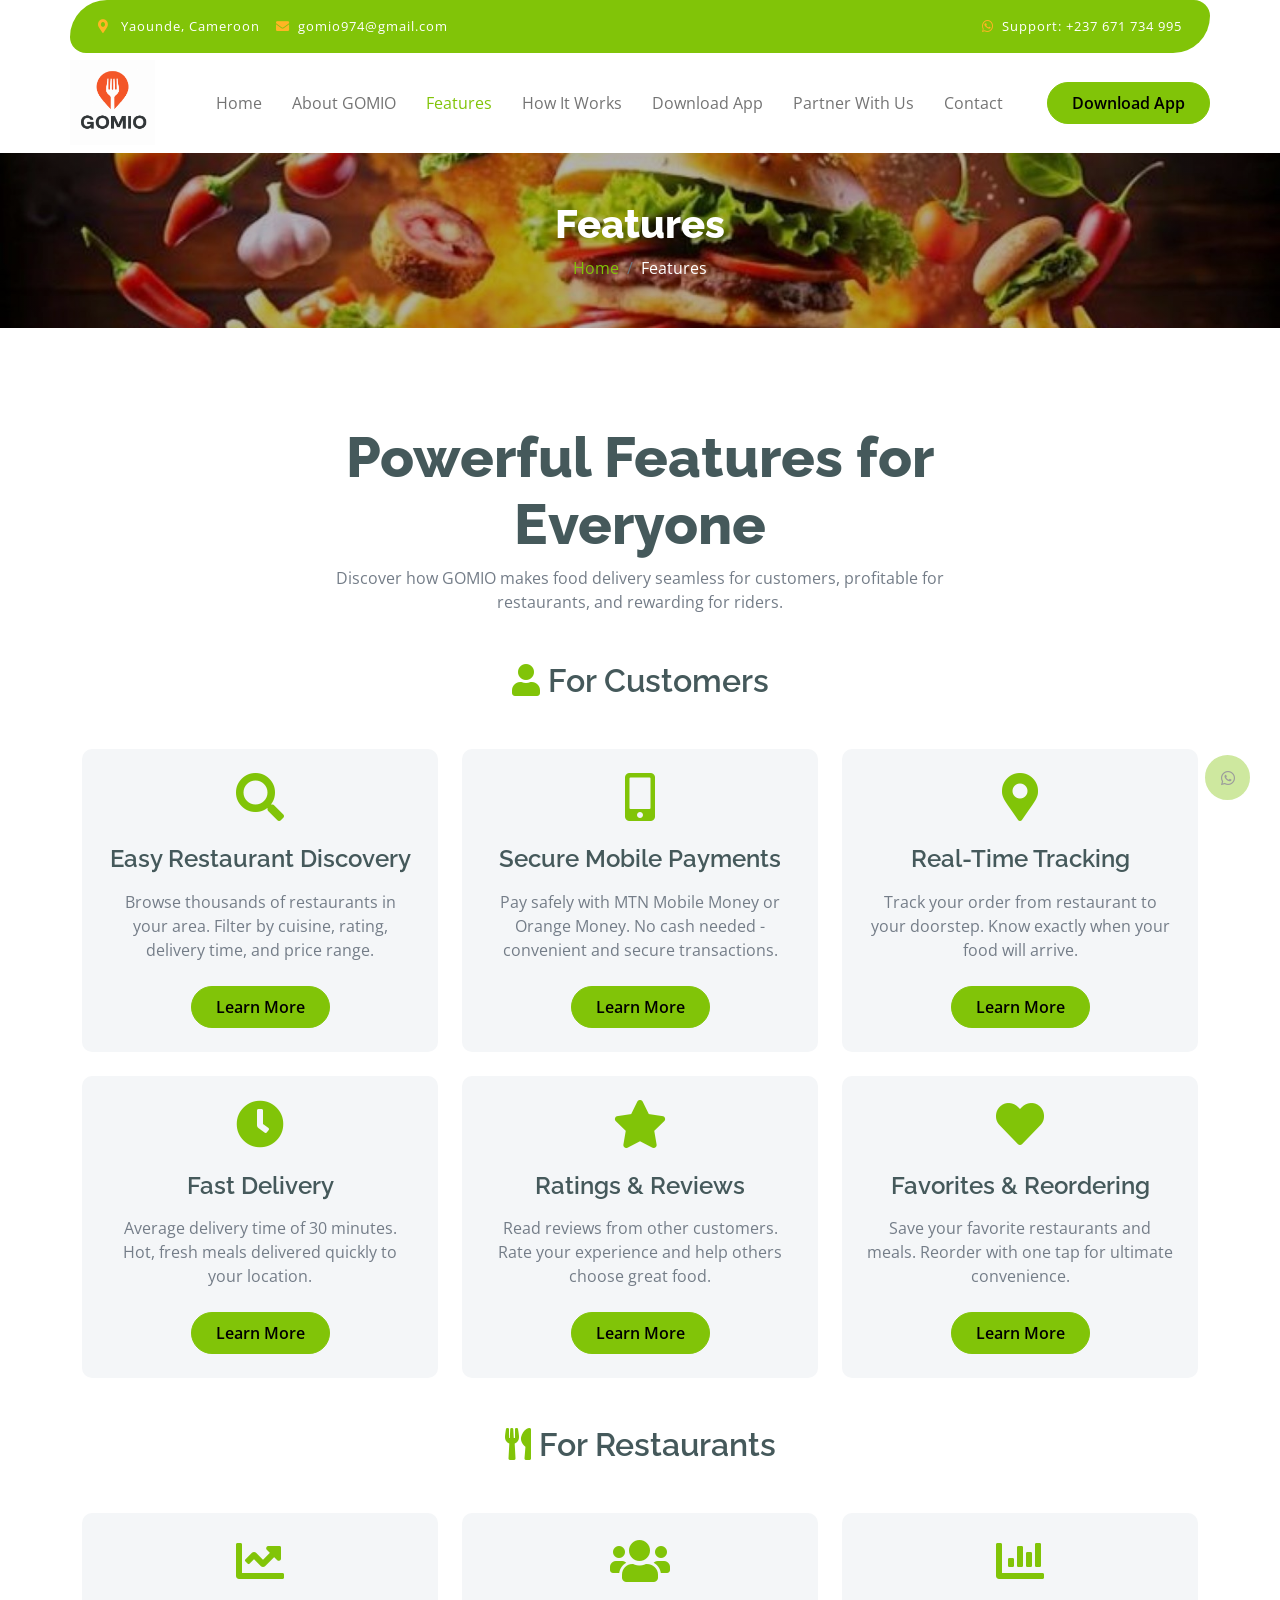
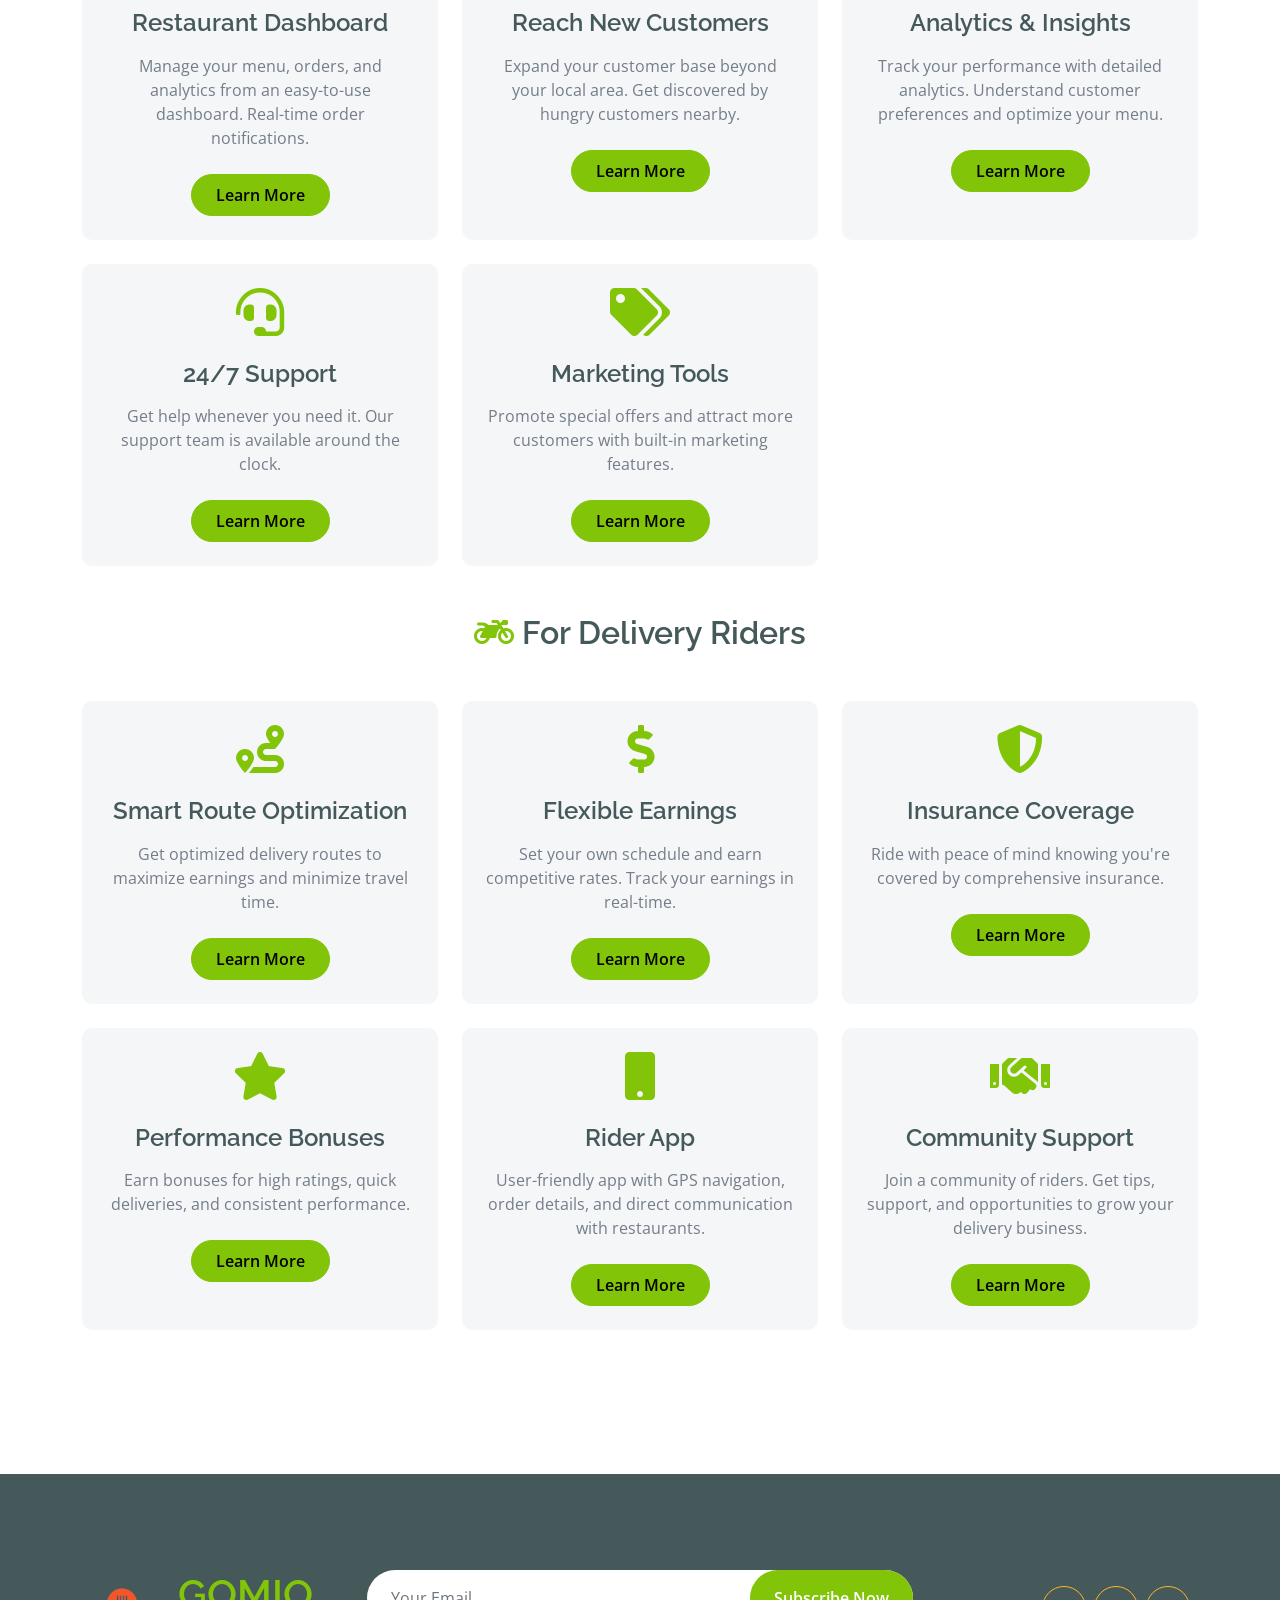
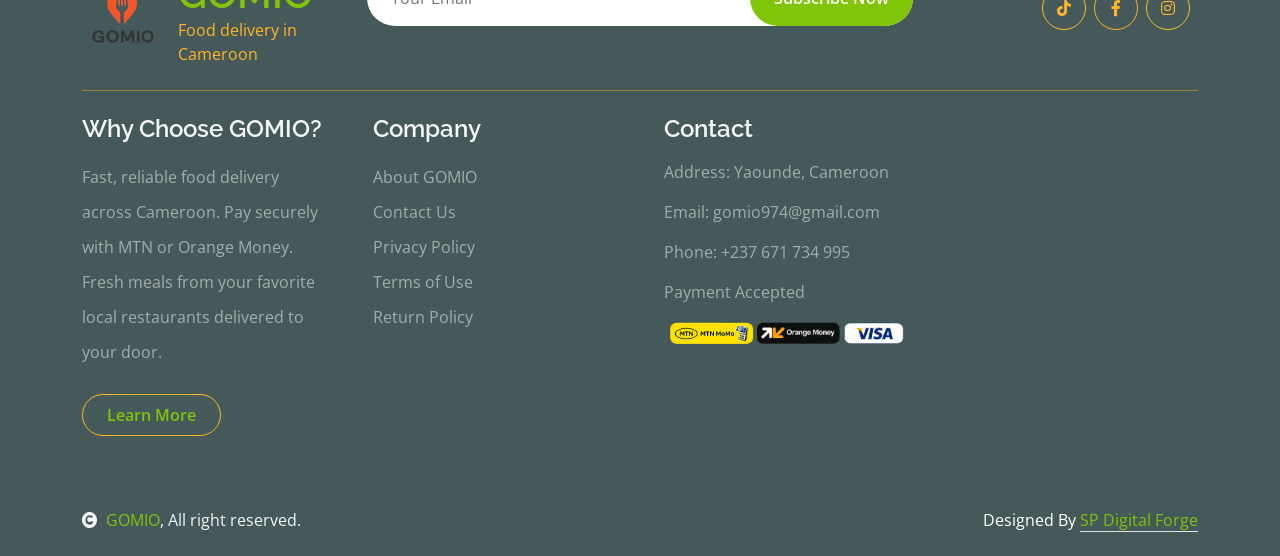
<file: features.html>
<!DOCTYPE html>
<html lang="en">

<head>
    <meta charset="utf-8">
    <title>GOMIO - Features</title>
    <meta content="width=device-width, initial-scale=1.0" name="viewport">
    <meta content="" name="keywords">
    <meta content="" name="description">

    <!-- Google Web Fonts -->
    <link rel="preconnect" href="https://fonts.googleapis.com">
    <link rel="preconnect" href="https://fonts.gstatic.com" crossorigin>
    <link href="https://fonts.googleapis.com/css2?family=Open+Sans:wght@400;600&family=Raleway:wght@600;800&display=swap" rel="stylesheet">

    <!-- Icon Font Stylesheet -->
    <link rel="stylesheet" href="https://use.fontawesome.com/releases/v5.15.4/css/all.css"/>
    <link href="https://cdn.jsdelivr.net/npm/bootstrap-icons@1.4.1/font/bootstrap-icons.css" rel="stylesheet">

    <!-- Libraries Stylesheet -->
    <link href="lib/lightbox/css/lightbox.min.css" rel="stylesheet">
    <link href="lib/owlcarousel/assets/owl.carousel.min.css" rel="stylesheet">

    <!-- Customized Bootstrap Stylesheet -->
    <link href="css/bootstrap.min.css" rel="stylesheet">

    <!-- Template Stylesheet -->
    <link href="css/style.css" rel="stylesheet">

    <link rel="icon" type="image/png" sizes="32x32" href="img/GOMIO_logo-removebg-preview (1).png">
    <link rel="icon" type="image/png" sizes="16x16" href="img/GOMIO_logo-removebg-preview (1).png">
</head>

<body>

    <!-- Spinner Start -->
    <div id="spinner" class="show w-100 vh-100 bg-white position-fixed translate-middle top-50 start-50  d-flex align-items-center justify-content-center">
        <div class="spinner-grow text-primary" role="status"></div>
    </div>
    <!-- Spinner End -->


    <!-- Navbar start -->
    <div class="container-fluid fixed-top">
        <div class="container topbar bg-primary d-none d-lg-block">
            <div class="d-flex justify-content-between">
                <div class="top-info ps-2">
                    <small class="me-3"><i class="fas fa-map-marker-alt me-2 text-secondary"></i> <span class="text-white">Yaounde, Cameroon</span></small>
                    <small class="me-3"><i class="fas fa-envelope me-2 text-secondary"></i><span class="text-white">gomio974@gmail.com</span></small>
                </div>
                <div class="top-link pe-2">
                    <small class="text-white"><i class="fab fa-whatsapp me-2 text-secondary"></i>Support: +237 671 734 995</small>
                </div>
            </div>
        </div>
        <div class="container px-0">
            <nav class="navbar navbar-light bg-white navbar-expand-xl">
                <a href="index.html" class="navbar-brand">
                    <div class="d-flex align-items-center">
                            <img src="img/GoMeal logo.PNG" alt="GOMIO logo" class="me-3" style="width: 85px; height: 85px; object-fit: contain;">
                        <!-- <h1 class="text-primary display-6 mb-0">GOMIO</h1> -->
                    </div>
                </a>
                <button class="navbar-toggler py-2 px-3" type="button" data-bs-toggle="collapse" data-bs-target="#navbarCollapse">
                    <span class="fa fa-bars text-primary"></span>
                </button>
                <div class="collapse navbar-collapse bg-white" id="navbarCollapse">
                    <div class="navbar-nav mx-auto">
                        <a href="index.html" class="nav-item nav-link">Home</a>
                        <a href="about.html" class="nav-item nav-link">About GOMIO</a>
                        <a href="features.html" class="nav-item nav-link active">Features</a>
                        <a href="how-it-works.html" class="nav-item nav-link">How It Works</a>
                        <a href="download-app.html" class="nav-item nav-link">Download App</a>
                        <a href="partner.html" class="nav-item nav-link">Partner With Us</a>
                        <a href="contact.html" class="nav-item nav-link">Contact</a>
                    </div>
                    <div class="d-flex m-3 me-0">
                        <a href="#" class="btn btn-primary py-2 px-4 rounded-pill">Download App</a>
                    </div>
                </div>
            </nav>
        </div>
    </div>
    <!-- Navbar End -->


    <!-- Modal Search Start -->
    <div class="modal fade" id="searchModal" tabindex="-1" aria-labelledby="exampleModalLabel" aria-hidden="true">
        <div class="modal-dialog modal-fullscreen">
            <div class="modal-content rounded-0">
                <div class="modal-header">
                    <h5 class="modal-title" id="exampleModalLabel">Search by keyword</h5>
                    <button type="button" class="btn-close" data-bs-dismiss="modal" aria-label="Close"></button>
                </div>
                <div class="modal-body d-flex align-items-center">
                    <div class="input-group w-75 mx-auto d-flex">
                        <input type="search" class="form-control p-3" placeholder="keywords" aria-describedby="search-icon-1">
                        <span id="search-icon-1" class="input-group-text p-3"><i class="fa fa-search"></i></span>
                    </div>
                </div>
            </div>
        </div>
    </div>
    <!-- Modal Search End -->


    <!-- Single Page Header start -->
    <div class="container-fluid page-header py-5">
        <h1 class="text-center text-white display-6">Features</h1>
        <ol class="breadcrumb justify-content-center mb-0">
            <li class="breadcrumb-item"><a href="index.html">Home</a></li>
            <li class="breadcrumb-item active text-white">Features</li>
        </ol>
    </div>
    <!-- Single Page Header End -->


    <!-- Features Start -->
    <div class="container-fluid py-5">
        <div class="container py-5">
            <div class="text-center mx-auto mb-5 scroll-reveal-item" style="max-width: 700px;">
                <h1 class="display-4">Powerful Features for Everyone</h1>
                <p class="mb-4">Discover how GOMIO makes food delivery seamless for customers, profitable for restaurants, and rewarding for riders.</p>
            </div>

            <!-- Customer Features -->
            <div class="row g-4 mb-5">
                <div class="col-12">
                    <h2 class="text-center mb-4"><i class="fas fa-user text-primary me-2"></i>For Customers</h2>
                </div>
                <div class="col-lg-4 col-md-6">
                    <div class="service-item bg-light rounded p-4 text-center h-100 scroll-reveal-item">
                        <div class="service-icon mb-4">
                            <i class="fas fa-search fa-3x text-primary"></i>
                        </div>
                        <h4 class="mb-3">Easy Restaurant Discovery</h4>
                        <p class="mb-4">Browse thousands of restaurants in your area. Filter by cuisine, rating, delivery time, and price range.</p>
                        <a href="feature-details.html#easy-restaurant-discovery" class="btn btn-primary rounded-pill py-2 px-4">Learn More</a>
                    </div>
                </div>
                <div class="col-lg-4 col-md-6">
                    <div class="service-item bg-light rounded p-4 text-center h-100 scroll-reveal-item">
                        <div class="service-icon mb-4">
                            <i class="fas fa-mobile-alt fa-3x text-primary"></i>
                        </div>
                        <h4 class="mb-3">Secure Mobile Payments</h4>
                        <p class="mb-4">Pay safely with MTN Mobile Money or Orange Money. No cash needed - convenient and secure transactions.</p>
                        <a href="feature-details.html#secure-mobile-payments" class="btn btn-primary rounded-pill py-2 px-4">Learn More</a>
                    </div>
                </div>
                <div class="col-lg-4 col-md-6">
                    <div class="service-item bg-light rounded p-4 text-center h-100 scroll-reveal-item">
                        <div class="service-icon mb-4">
                            <i class="fas fa-map-marker-alt fa-3x text-primary"></i>
                        </div>
                        <h4 class="mb-3">Real-Time Tracking</h4>
                        <p class="mb-4">Track your order from restaurant to your doorstep. Know exactly when your food will arrive.</p>
                        <a href="feature-details.html#real-time-tracking" class="btn btn-primary rounded-pill py-2 px-4">Learn More</a>
                    </div>
                </div>
                <div class="col-lg-4 col-md-6">
                    <div class="service-item bg-light rounded p-4 text-center h-100 scroll-reveal-item">
                        <div class="service-icon mb-4">
                            <i class="fas fa-clock fa-3x text-primary"></i>
                        </div>
                        <h4 class="mb-3">Fast Delivery</h4>
                        <p class="mb-4">Average delivery time of 30 minutes. Hot, fresh meals delivered quickly to your location.</p>
                        <a href="feature-details.html#fast-delivery" class="btn btn-primary rounded-pill py-2 px-4">Learn More</a>
                    </div>
                </div>
                <div class="col-lg-4 col-md-6">
                    <div class="service-item bg-light rounded p-4 text-center h-100">
                        <div class="service-icon mb-4">
                            <i class="fas fa-star fa-3x text-primary"></i>
                        </div>
                        <h4 class="mb-3">Ratings & Reviews</h4>
                        <p class="mb-4">Read reviews from other customers. Rate your experience and help others choose great food.</p>
                        <a href="feature-details.html#ratings-reviews" class="btn btn-primary rounded-pill py-2 px-4">Learn More</a>
                    </div>
                </div>
                <div class="col-lg-4 col-md-6">
                    <div class="service-item bg-light rounded p-4 text-center h-100 scroll-reveal-item">
                        <div class="service-icon mb-4">
                            <i class="fas fa-heart fa-3x text-primary"></i>
                        </div>
                        <h4 class="mb-3">Favorites & Reordering</h4>
                        <p class="mb-4">Save your favorite restaurants and meals. Reorder with one tap for ultimate convenience.</p>
                        <a href="feature-details.html#favorites-reordering" class="btn btn-primary rounded-pill py-2 px-4">Learn More</a>
                    </div>
                </div>
            </div>

            <!-- Restaurant Features -->
            <div class="row g-4 mb-5">
                <div class="col-12">
                    <h2 class="text-center mb-4"><i class="fas fa-utensils text-primary me-2"></i>For Restaurants</h2>
                </div>
                <div class="col-lg-4 col-md-6">
                    <div class="service-item bg-light rounded p-4 text-center h-100 scroll-reveal-item">
                        <div class="service-icon mb-4">
                            <i class="fas fa-chart-line fa-3x text-primary"></i>
                        </div>
                        <h4 class="mb-3">Restaurant Dashboard</h4>
                        <p class="mb-4">Manage your menu, orders, and analytics from an easy-to-use dashboard. Real-time order notifications.</p>
                        <a href="feature-details.html#restaurant-dashboard" class="btn btn-primary rounded-pill py-2 px-4">Learn More</a>
                    </div>
                </div>
                <div class="col-lg-4 col-md-6">
                    <div class="service-item bg-light rounded p-4 text-center h-100 scroll-reveal-item">
                        <div class="service-icon mb-4">
                            <i class="fas fa-users fa-3x text-primary"></i>
                        </div>
                        <h4 class="mb-3">Reach New Customers</h4>
                        <p class="mb-4">Expand your customer base beyond your local area. Get discovered by hungry customers nearby.</p>
                        <a href="feature-details.html#reach-new-customers" class="btn btn-primary rounded-pill py-2 px-4">Learn More</a>
                    </div>
                </div>
                <div class="col-lg-4 col-md-6">
                    <div class="service-item bg-light rounded p-4 text-center h-100 scroll-reveal-item">
                        <div class="service-icon mb-4">
                            <i class="fas fa-chart-bar fa-3x text-primary"></i>
                        </div>
                        <h4 class="mb-3">Analytics & Insights</h4>
                        <p class="mb-4">Track your performance with detailed analytics. Understand customer preferences and optimize your menu.</p>
                        <a href="feature-details.html#analytics-insights" class="btn btn-primary rounded-pill py-2 px-4">Learn More</a>
                    </div>
                </div>
                <div class="col-lg-4 col-md-6">
                    <div class="service-item bg-light rounded p-4 text-center h-100 scroll-reveal-item">
                        <i class="fas fa-headset fa-3x text-primary mb-4"></i>
                        <h4 class="mb-3">24/7 Support</h4>
                        <p class="mb-4">Get help whenever you need it. Our support team is available around the clock.</p>
                        <a href="feature-details.html#partner-support" class="btn btn-primary rounded-pill py-2 px-4">Learn More</a>
                    </div>
                </div>
                <div class="col-lg-4 col-md-6">
                    <div class="service-item bg-light rounded p-4 text-center h-100 scroll-reveal-item">
                        <i class="fas fa-tags fa-3x text-primary mb-4"></i>
                        <h4 class="mb-3">Marketing Tools</h4>
                        <p class="mb-4">Promote special offers and attract more customers with built-in marketing features.</p>
                        <a href="feature-details.html#marketing-tools" class="btn btn-primary rounded-pill py-2 px-4">Learn More</a>
                    </div>
                </div>
            </div>

            <!-- Rider Features -->
            <div class="row g-4">
                <div class="col-12">
                    <h2 class="text-center mb-4"><i class="fas fa-motorcycle text-primary me-2"></i>For Delivery Riders</h2>
                </div>
                <div class="col-lg-4 col-md-6">
                    <div class="service-item bg-light rounded p-4 text-center h-100 scroll-reveal-item">
                        <div class="service-icon mb-4">
                            <i class="fas fa-route fa-3x text-primary"></i>
                        </div>
                        <h4 class="mb-3">Smart Route Optimization</h4>
                        <p class="mb-4">Get optimized delivery routes to maximize earnings and minimize travel time.</p>
                        <a href="feature-details.html#route-optimization" class="btn btn-primary rounded-pill py-2 px-4">Learn More</a>
                    </div>
                </div>
                <div class="col-lg-4 col-md-6">
                    <div class="service-item bg-light rounded p-4 text-center h-100 scroll-reveal-item">
                        <div class="service-icon mb-4">
                            <i class="fas fa-dollar-sign fa-3x text-primary"></i>
                        </div>
                        <h4 class="mb-3">Flexible Earnings</h4>
                        <p class="mb-4">Set your own schedule and earn competitive rates. Track your earnings in real-time.</p>
                        <a href="feature-details.html#flexible-earnings" class="btn btn-primary rounded-pill py-2 px-4">Learn More</a>
                    </div>
                </div>
                <div class="col-lg-4 col-md-6">
                    <div class="service-item bg-light rounded p-4 text-center h-100 scroll-reveal-item">
                        <div class="service-icon mb-4">
                            <i class="fas fa-shield-alt fa-3x text-primary"></i>
                        </div>
                        <h4 class="mb-3">Insurance Coverage</h4>
                        <p class="mb-4">Ride with peace of mind knowing you're covered by comprehensive insurance.</p>
                        <a href="feature-details.html#insurance-coverage" class="btn btn-primary rounded-pill py-2 px-4">Learn More</a>
                    </div>
                </div>
                <div class="col-lg-4 col-md-6">
                    <div class="service-item bg-light rounded p-4 text-center h-100 scroll-reveal-item">
                        <div class="service-icon mb-4">
                            <i class="fas fa-star fa-3x text-primary"></i>
                        </div>
                        <h4 class="mb-3">Performance Bonuses</h4>
                        <p class="mb-4">Earn bonuses for high ratings, quick deliveries, and consistent performance.</p>
                        <a href="feature-details.html#performance-bonuses" class="btn btn-primary rounded-pill py-2 px-4">Learn More</a>
                    </div>
                </div>
                <div class="col-lg-4 col-md-6">
                    <div class="service-item bg-light rounded p-4 text-center h-100 scroll-reveal-item">
                        <i class="fas fa-mobile fa-3x text-primary mb-4"></i>
                        <h4 class="mb-3">Rider App</h4>
                        <p class="mb-4">User-friendly app with GPS navigation, order details, and direct communication with restaurants.</p>
                        <a href="feature-details.html#rider-app" class="btn btn-primary rounded-pill py-2 px-4">Learn More</a>
                    </div>
                </div>
                <div class="col-lg-4 col-md-6">
                    <div class="service-item bg-light rounded p-4 text-center h-100 scroll-reveal-item">
                        <i class="fas fa-handshake fa-3x text-primary mb-4"></i>
                        <h4 class="mb-3">Community Support</h4>
                        <p class="mb-4">Join a community of riders. Get tips, support, and opportunities to grow your delivery business.</p>
                        <a href="feature-details.html#community-support" class="btn btn-primary rounded-pill py-2 px-4">Learn More</a>
                    </div>
                </div>
            </div>
        </div>
    </div>
    <!-- Features End -->


        <!-- Footer Start -->
        <div class="container-fluid bg-dark text-white-50 footer pt-5 mt-5">
            <div class="container py-5">
                <div class="pb-4 mb-4" style="border-bottom: 1px solid rgba(226, 175, 24, 0.5) ;">
                    <div class="row g-4">
                        <div class="col-lg-3">
                            <a href="#">
                                <div class="d-flex align-items-center">
                                    <img src="img/GoMeal_logo-removebg-preview (1).png" alt="GOMIO logo" class="me-3" style="width: 80px; height: 80px; object-fit: contain;">
                                    <div>
                                        <h1 class="text-primary mb-0">GOMIO</h1>
                                        <p class="text-secondary mb-0">Food delivery in Cameroon</p>
                                    </div>
                                </div>
                            </a>
                        </div>
                        <div class="col-lg-6">
                            <div class="position-relative mx-auto">
                                <input class="form-control border-0 w-100 py-3 px-4 rounded-pill" type="number" placeholder="Your Email">
                                <button type="submit" class="btn btn-primary border-0 border-secondary py-3 px-4 position-absolute rounded-pill text-white" style="top: 0; right: 0;">Subscribe Now</button>
                            </div>
                        </div>
                        <div class="col-lg-3">
                            <div class="d-flex justify-content-end pt-3">
                                <a class="btn btn-outline-secondary me-2 btn-md-square rounded-circle" href="https://www.tiktok.com/@gomio04?_r=1&_t=ZS-98dOmK09tCB" target="_blank" rel="noopener noreferrer"><i class="fab fa-tiktok"></i></a>
                                <a class="btn btn-outline-secondary me-2 btn-md-square rounded-circle" href="https://www.facebook.com" target="_blank" rel="noopener noreferrer"><i class="fab fa-facebook-f"></i></a>
                                <a class="btn btn-outline-secondary me-2 btn-md-square rounded-circle" href="https://www.instagram.com/gomio_1?igsh=cGQ3N3I2eXR4b3Vm&utm_source=qr" target="_blank" rel="noopener noreferrer"><i class="fab fa-instagram"></i></a>
                            </div>
                        </div>
                    </div>
                </div>
                <div class="row g-5">
                    <div class="col-lg-3 col-md-6">
                        <div class="footer-item">
                            <h4 class="text-light mb-3">Why Choose GOMIO?</h4>
                            <p class="mb-4">Fast, reliable food delivery across Cameroon. Pay securely with MTN or Orange Money. Fresh meals from your favorite local restaurants delivered to your door.</p>
                            <a href="features.html" class="btn border-secondary py-2 px-4 rounded-pill text-primary">Learn More</a>
                        </div>
                    </div>
                    <div class="col-lg-3 col-md-6">
                        <div class="d-flex flex-column text-start footer-item">
                            <h4 class="text-light mb-3">Company</h4>
                            <a class="btn-link" href="about.html">About GOMIO</a>
                            <a class="btn-link" href="contact.html">Contact Us</a>
                            <a class="btn-link" href="privacy-policy.html">Privacy Policy</a>
                            <a class="btn-link" href="terms.html">Terms of Use</a>
                            <a class="btn-link" href="return-policy.html">Return Policy</a>
                        </div>
                    </div>
                    <div class="col-lg-3 col-md-6">
                        <div class="footer-item">
                            <h4 class="text-light mb-3">Contact</h4>
                            <p>Address: Yaounde, Cameroon</p>
                            <p>Email: gomio974@gmail.com</p>
                            <p>Phone: +237 671 734 995</p>
                            <p>Payment Accepted</p>
                            <img src="img/payment.png" class="img-fluid" alt="">
                        </div>
                    </div>
                </div>
            </div>
        </div>
        <!-- Footer End -->

        <!-- Copyright Start -->
        <div class="container-fluid copyright bg-dark py-4">
            <div class="container">
                <div class="row">
                    <div class="col-md-6 text-center text-md-start mb-3 mb-md-0">
                        <span class="text-light"><a href="#"><i class="fas fa-copyright text-light me-2"></i>GOMIO</a>, All right reserved.</span>
                    </div>
                    <div class="col-md-6 my-auto text-center text-md-end text-white">
                        <!--/*** The author’s attribution link must remain intact in the template. ***/-->
                        <!--/*** If you wish to remove this credit link, please purchase the Pro Version . ***/-->
                        Designed By <a class="border-bottom" href="https://spdigitalforge.digital">SP Digital Forge</a>
                    </div>
                </div>
            </div>
        </div>
        <!-- Copyright End -->


    <!-- Back to Top -->
    <a href="https://wa.me/237671734995" class="btn btn-primary border-3 border-primary rounded-circle back-to-top" aria-label="Chat with us on WhatsApp" target="_blank" rel="noopener noreferrer"><i class="fab fa-whatsapp"></i></a>


    <!-- JavaScript Libraries -->
    <script src="https://ajax.googleapis.com/ajax/libs/jquery/3.6.4/jquery.min.js"></script>
    <script src="https://cdn.jsdelivr.net/npm/bootstrap@5.0.0/dist/js/bootstrap.bundle.min.js"></script>
    <script src="lib/easing/easing.min.js"></script>
    <script src="lib/waypoints/waypoints.min.js"></script>
    <script src="lib/lightbox/js/lightbox.min.js"></script>
    <script src="lib/owlcarousel/owl.carousel.min.js"></script>

    <!-- Template Javascript -->
    <script src="js/main.js"></script>


    <!--Start of Tawk.to Script-->
<script type="text/javascript">
var Tawk_API=Tawk_API||{}, Tawk_LoadStart=new Date();
(function(){
var s1=document.createElement("script"),s0=document.getElementsByTagName("script")[0];
s1.async=true;
s1.src='https://embed.tawk.to/6a8c9786b62d0c3444af6a54/1k0qivpsp';
s1.charset='UTF-8';
s1.setAttribute('crossorigin','*');
s0.parentNode.insertBefore(s1,s0);
})();
</script>
<!--End of Tawk.to Script-->
</body>

</html>
</file>
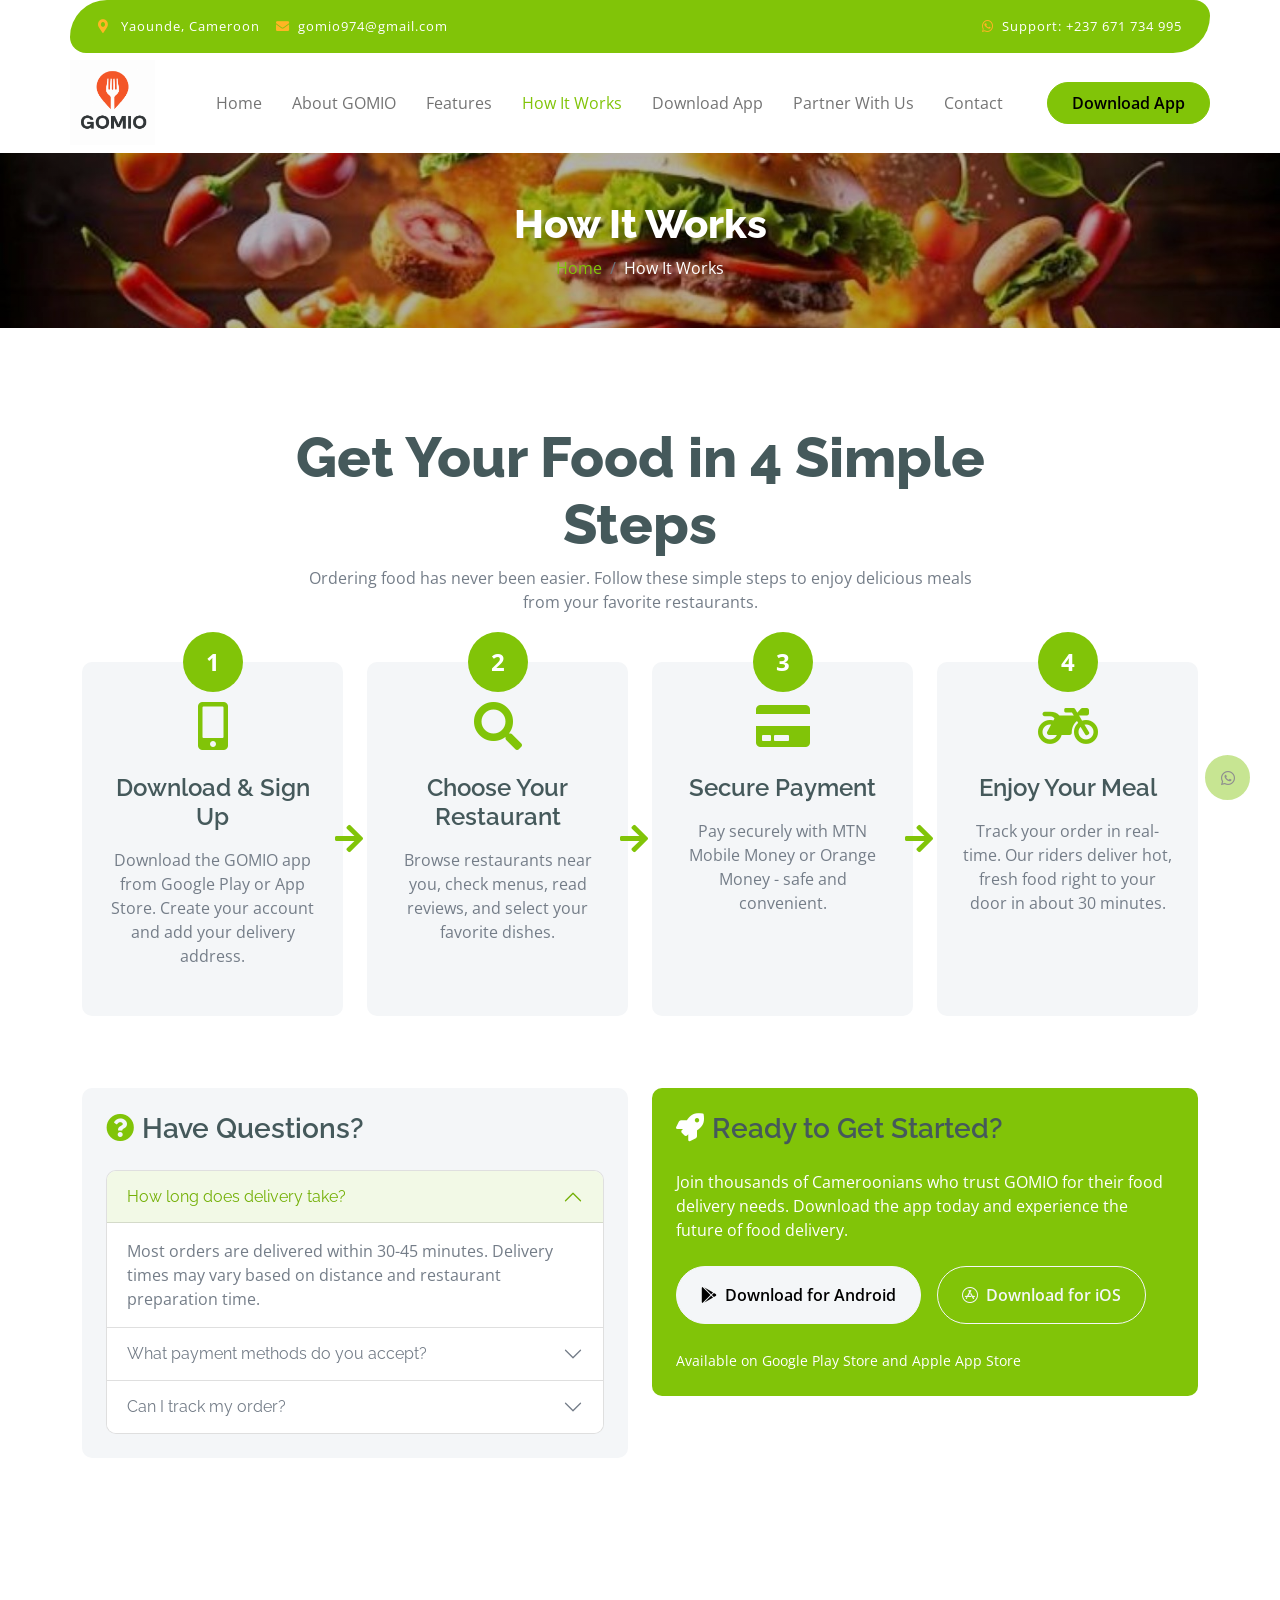
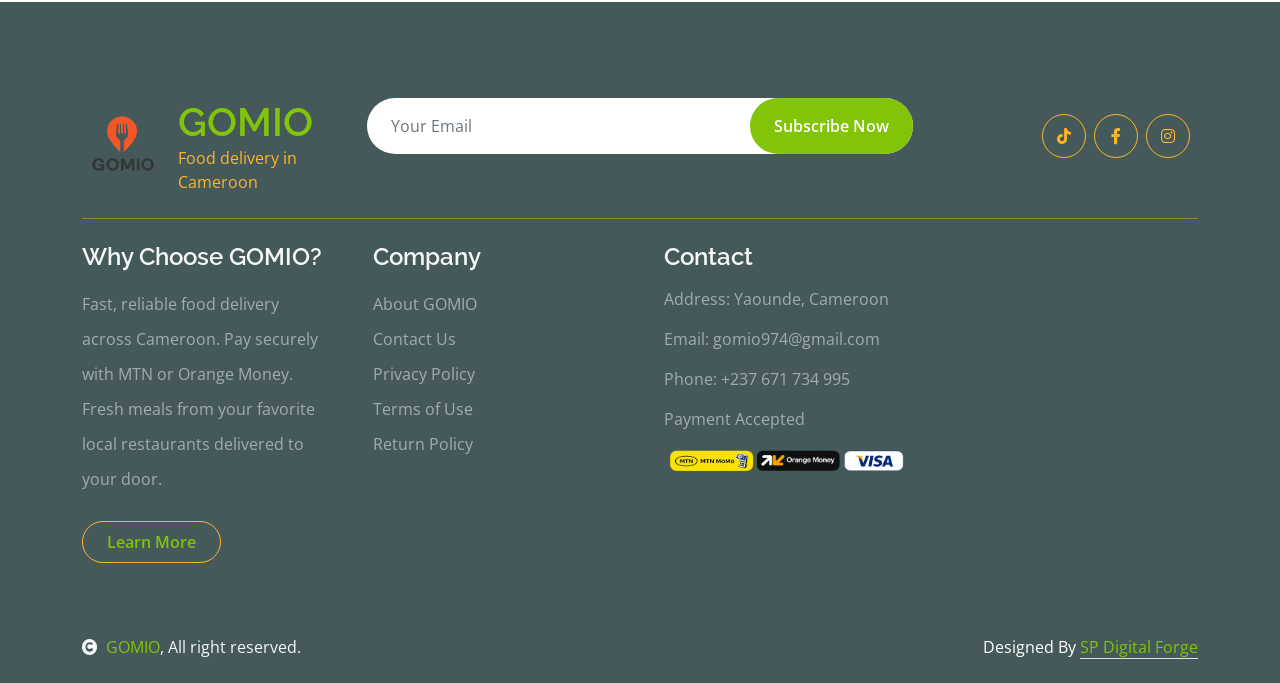
<file: how-it-works.html>
<!DOCTYPE html>
<html lang="en">

<head>
    <meta charset="utf-8">
    <title>GOMIO - How It Works</title>
    <meta content="width=device-width, initial-scale=1.0" name="viewport">
    <meta content="" name="keywords">
    <meta content="" name="description">

    <!-- Google Web Fonts -->
    <link rel="preconnect" href="https://fonts.googleapis.com">
    <link rel="preconnect" href="https://fonts.gstatic.com" crossorigin>
    <link href="https://fonts.googleapis.com/css2?family=Open+Sans:wght@400;600&family=Raleway:wght@600;800&display=swap" rel="stylesheet">

    <!-- Icon Font Stylesheet -->
    <link rel="stylesheet" href="https://use.fontawesome.com/releases/v5.15.4/css/all.css"/>
    <link href="https://cdn.jsdelivr.net/npm/bootstrap-icons@1.4.1/font/bootstrap-icons.css" rel="stylesheet">

    <!-- Libraries Stylesheet -->
    <link href="lib/lightbox/css/lightbox.min.css" rel="stylesheet">
    <link href="lib/owlcarousel/assets/owl.carousel.min.css" rel="stylesheet">

    <!-- Customized Bootstrap Stylesheet -->
    <link href="css/bootstrap.min.css" rel="stylesheet">

    <!-- Template Stylesheet -->
    <link href="css/style.css" rel="stylesheet">


    <link rel="icon" type="image/png" sizes="32x32" href="img/GOMIO_logo-removebg-preview (1).png">
    <link rel="icon" type="image/png" sizes="16x16" href="img/GOMIO_logo-removebg-preview (1).png">

    <link rel="canonical" href="https://gomioapp.com/how-it-works.html">
</head>

<body>

    <!-- Spinner Start -->
    <div id="spinner" class="show w-100 vh-100 bg-white position-fixed translate-middle top-50 start-50  d-flex align-items-center justify-content-center">
        <div class="spinner-grow text-primary" role="status"></div>
    </div>
    <!-- Spinner End -->


    <!-- Navbar start -->
    <div class="container-fluid fixed-top">
        <div class="container topbar bg-primary d-none d-lg-block">
            <div class="d-flex justify-content-between">
                <div class="top-info ps-2">
                    <small class="me-3"><i class="fas fa-map-marker-alt me-2 text-secondary"></i> <span class="text-white">Yaounde, Cameroon</span></small>
                    <small class="me-3"><i class="fas fa-envelope me-2 text-secondary"></i><span class="text-white">gomio974@gmail.com</span></small>
                </div>
                <div class="top-link pe-2">
                    <small class="text-white"><i class="fab fa-whatsapp me-2 text-secondary"></i>Support: +237 671 734 995</small>
                </div>
            </div>
        </div>
        <div class="container px-0">
            <nav class="navbar navbar-light bg-white navbar-expand-xl">
                <a href="index.html" class="navbar-brand">
                    <div class="d-flex align-items-center">
                            <img src="img/GoMeal logo.PNG" alt="GOMIO logo" class="me-3" style="width: 85px; height: 85px; object-fit: contain;">
                        <!-- <h1 class="text-primary display-6 mb-0">GOMIO</h1> -->
                    </div>
                </a>
                <button class="navbar-toggler py-2 px-3" type="button" data-bs-toggle="collapse" data-bs-target="#navbarCollapse">
                    <span class="fa fa-bars text-primary"></span>
                </button>
                <div class="collapse navbar-collapse bg-white" id="navbarCollapse">
                    <div class="navbar-nav mx-auto">
                        <a href="index.html" class="nav-item nav-link">Home</a>
                        <a href="about.html" class="nav-item nav-link">About GOMIO</a>
                        <a href="features.html" class="nav-item nav-link">Features</a>
                        <a href="how-it-works.html" class="nav-item nav-link active">How It Works</a>
                        <a href="download-app.html" class="nav-item nav-link">Download App</a>
                        <a href="partner.html" class="nav-item nav-link">Partner With Us</a>
                        <a href="contact.html" class="nav-item nav-link">Contact</a>
                    </div>
                    <div class="d-flex m-3 me-0">
                        <a href="#" class="btn btn-primary py-2 px-4 rounded-pill">Download App</a>
                    </div>
                </div>
            </nav>
        </div>
    </div>
    <!-- Navbar End -->


    <!-- Modal Search Start -->
    <div class="modal fade" id="searchModal" tabindex="-1" aria-labelledby="exampleModalLabel" aria-hidden="true">
        <div class="modal-dialog modal-fullscreen">
            <div class="modal-content rounded-0">
                <div class="modal-header">
                    <h5 class="modal-title" id="exampleModalLabel">Search by keyword</h5>
                    <button type="button" class="btn-close" data-bs-dismiss="modal" aria-label="Close"></button>
                </div>
                <div class="modal-body d-flex align-items-center">
                    <div class="input-group w-75 mx-auto d-flex">
                        <input type="search" class="form-control p-3" placeholder="keywords" aria-describedby="search-icon-1">
                        <span id="search-icon-1" class="input-group-text p-3"><i class="fa fa-search"></i></span>
                    </div>
                </div>
            </div>
        </div>
    </div>
    <!-- Modal Search End -->


    <!-- Single Page Header start -->
    <div class="container-fluid page-header py-5">
        <h1 class="text-center text-white display-6">How It Works</h1>
        <ol class="breadcrumb justify-content-center mb-0">
            <li class="breadcrumb-item"><a href="index.html">Home</a></li>
            <li class="breadcrumb-item active text-white">How It Works</li>
        </ol>
    </div>
    <!-- Single Page Header End -->


    <!-- How It Works Start -->
    <div class="container-fluid py-5">
        <div class="container py-5">
            <div class="text-center mx-auto mb-5 scroll-reveal-item" style="max-width: 700px;">
                <h1 class="display-4">Get Your Food in 4 Simple Steps</h1>
                <p class="mb-4">Ordering food has never been easier. Follow these simple steps to enjoy delicious meals from your favorite restaurants.</p>
            </div>

            <div class="row g-4">
                <!-- Step 1 -->
                <div class="col-lg-3 col-md-6">
                    <div class="service-item bg-light rounded p-4 text-center h-100 position-relative scroll-reveal-item">
                        <div class="step-number bg-primary text-white rounded-circle d-flex align-items-center justify-content-center position-absolute" style="width: 60px; height: 60px; top: -30px; left: 50%; transform: translateX(-50%); font-size: 24px; font-weight: bold;">
                            1
                        </div>
                        <div class="service-icon mb-4 mt-3">
                            <i class="fas fa-mobile-alt fa-3x text-primary"></i>
                        </div>
                        <h4 class="mb-3">Download & Sign Up</h4>
                        <p class="mb-4">Download the GOMIO app from Google Play or App Store. Create your account and add your delivery address.</p>
                        <div class="step-arrow d-none d-lg-block position-absolute" style="right: -20px; top: 50%; transform: translateY(-50%);">
                            <i class="fas fa-arrow-right fa-2x text-primary"></i>
                        </div>
                    </div>
                </div>

                <!-- Step 2 -->
                <div class="col-lg-3 col-md-6">
                    <div class="service-item bg-light rounded p-4 text-center h-100 position-relative scroll-reveal-item">
                        <div class="step-number bg-primary text-white rounded-circle d-flex align-items-center justify-content-center position-absolute" style="width: 60px; height: 60px; top: -30px; left: 50%; transform: translateX(-50%); font-size: 24px; font-weight: bold;">
                            2
                        </div>
                        <div class="service-icon mb-4 mt-3">
                            <i class="fas fa-search fa-3x text-primary"></i>
                        </div>
                        <h4 class="mb-3">Choose Your Restaurant</h4>
                        <p class="mb-4">Browse restaurants near you, check menus, read reviews, and select your favorite dishes.</p>
                        <div class="step-arrow d-none d-lg-block position-absolute" style="right: -20px; top: 50%; transform: translateY(-50%);">
                            <i class="fas fa-arrow-right fa-2x text-primary"></i>
                        </div>
                    </div>
                </div>

                <!-- Step 3 -->
                <div class="col-lg-3 col-md-6">
                    <div class="service-item bg-light rounded p-4 text-center h-100 position-relative scroll-reveal-item">
                        <div class="step-number bg-primary text-white rounded-circle d-flex align-items-center justify-content-center position-absolute" style="width: 60px; height: 60px; top: -30px; left: 50%; transform: translateX(-50%); font-size: 24px; font-weight: bold;">
                            3
                        </div>
                        <div class="service-icon mb-4 mt-3">
                            <i class="fas fa-credit-card fa-3x text-primary"></i>
                        </div>
                        <h4 class="mb-3">Secure Payment</h4>
                        <p class="mb-4">Pay securely with MTN Mobile Money or Orange Money - safe and convenient.</p>
                        <div class="step-arrow d-none d-lg-block position-absolute" style="right: -20px; top: 50%; transform: translateY(-50%);">
                            <i class="fas fa-arrow-right fa-2x text-primary"></i>
                        </div>
                    </div>
                </div>

                <!-- Step 4 -->
                <div class="col-lg-3 col-md-6">
                    <div class="service-item bg-light rounded p-4 text-center h-100 position-relative scroll-reveal-item">
                        <div class="step-number bg-primary text-white rounded-circle d-flex align-items-center justify-content-center position-absolute" style="width: 60px; height: 60px; top: -30px; left: 50%; transform: translateX(-50%); font-size: 24px; font-weight: bold;">
                            4
                        </div>
                        <div class="service-icon mb-4 mt-3">
                            <i class="fas fa-motorcycle fa-3x text-primary"></i>
                        </div>
                        <h4 class="mb-3">Enjoy Your Meal</h4>
                        <p class="mb-4">Track your order in real-time. Our riders deliver hot, fresh food right to your door in about 30 minutes.</p>
                    </div>
                </div>
            </div>

            <!-- Additional Info -->
            <div class="row g-4 mt-5">
                <div class="col-lg-6">
                    <div class="bg-light rounded p-4">
                        <h3 class="mb-4"><i class="fas fa-question-circle text-primary me-2"></i>Have Questions?</h3>
                        <div class="accordion" id="faqAccordion">
                            <div class="accordion-item">
                                <h2 class="accordion-header" id="headingOne">
                                    <button class="accordion-button" type="button" data-bs-toggle="collapse" data-bs-target="#collapseOne" aria-expanded="true" aria-controls="collapseOne">
                                        How long does delivery take?
                                    </button>
                                </h2>
                                <div id="collapseOne" class="accordion-collapse collapse show" aria-labelledby="headingOne" data-bs-parent="#faqAccordion">
                                    <div class="accordion-body">
                                        Most orders are delivered within 30-45 minutes. Delivery times may vary based on distance and restaurant preparation time.
                                    </div>
                                </div>
                            </div>
                            <div class="accordion-item">
                                <h2 class="accordion-header" id="headingTwo">
                                    <button class="accordion-button collapsed" type="button" data-bs-toggle="collapse" data-bs-target="#collapseTwo" aria-expanded="false" aria-controls="collapseTwo">
                                        What payment methods do you accept?
                                    </button>
                                </h2>
                                <div id="collapseTwo" class="accordion-collapse collapse" aria-labelledby="headingTwo" data-bs-parent="#faqAccordion">
                                    <div class="accordion-body">
                                        We accept MTN Mobile Money and Orange Money for secure, cashless payments. No credit cards required.
                                    </div>
                                </div>
                            </div>
                            <div class="accordion-item">
                                <h2 class="accordion-header" id="headingThree">
                                    <button class="accordion-button collapsed" type="button" data-bs-toggle="collapse" data-bs-target="#collapseThree" aria-expanded="false" aria-controls="collapseThree">
                                        Can I track my order?
                                    </button>
                                </h2>
                                <div id="collapseThree" class="accordion-collapse collapse" aria-labelledby="headingThree" data-bs-parent="#faqAccordion">
                                    <div class="accordion-body">
                                        Yes! Use our app to track your order from the restaurant to your doorstep in real-time.
                                    </div>
                                </div>
                            </div>
                        </div>
                    </div>
                </div>
                <div class="col-lg-6">
                    <div class="bg-primary rounded p-4 text-white">
                        <h3 class="mb-4"><i class="fas fa-rocket text-white me-2"></i>Ready to Get Started?</h3>
                        <p class="mb-4">Join thousands of Cameroonians who trust GOMIO for their food delivery needs. Download the app today and experience the future of food delivery.</p>
                        <div class="d-flex flex-column flex-sm-row gap-3">
                            <a href="download-app.html" class="btn btn-light py-3 px-4 rounded-pill">
                                <i class="fab fa-google-play me-2"></i>Download for Android
                            </a>
                            <a href="download-app.html" class="btn btn-outline-light py-3 px-4 rounded-pill">
                                <i class="fab fa-app-store me-2"></i>Download for iOS
                            </a>
                        </div>
                        <div class="mt-4">
                            <small>Available on Google Play Store and Apple App Store</small>
                        </div>
                    </div>
                </div>
            </div>
        </div>
    </div>
        <!-- How It Works End -->

    <!-- Partner Logos Start -->
    <!-- <div class="container-fluid partner-logo-section py-5">
        <div class="container">
            <div class="text-center mb-4">
                <h2 class="display-6">Our Partner Logos</h2>
                <p class="text-muted">Trusted partners powering the GOMIO experience.</p>
            </div>
            <div class="partner-logo-marquee">
                <div class="partner-logo-track">
                    <div class="partner-logo-item"><img src="img/IMG-20260515-WA0009-removebg-preview.png" alt="Partner logo"></div>
                    <div class="partner-logo-item"><img src="img/long logo.png" alt="Partner logo"></div>
                    <div class="partner-logo-item"><img src="img/IMG-20260515-WA0009-removebg-preview.png" alt="Partner logo"></div>
                    <div class="partner-logo-item"><img src="img/long logo.png" alt="Partner logo"></div>
                    <div class="partner-logo-item"><img src="img/IMG-20260515-WA0009-removebg-preview.png" alt="Partner logo"></div>
                    <div class="partner-logo-item"><img src="img/long logo.png" alt="Partner logo"></div>
                    <div class="partner-logo-item"><img src="img/IMG-20260515-WA0009-removebg-preview.png" alt="Partner logo"></div>
                    <div class="partner-logo-item"><img src="img/long logo.png" alt="Partner logo"></div>
                    <div class="partner-logo-item"><img src="img/IMG-20260515-WA0009-removebg-preview.png" alt="Partner logo"></div>
                    <div class="partner-logo-item"><img src="img/long logo.png" alt="Partner logo"></div>
                    <div class="partner-logo-item"><img src="img/IMG-20260515-WA0009-removebg-preview.png" alt="Partner logo"></div>
                    <div class="partner-logo-item"><img src="img/long logo.png" alt="Partner logo"></div>
                </div>
            </div>
        </div>
    </div> -->
    <!-- Partner Logos End -->


        <!-- Footer Start -->
        <div class="container-fluid bg-dark text-white-50 footer pt-5 mt-5">
            <div class="container py-5">
                <div class="pb-4 mb-4" style="border-bottom: 1px solid rgba(226, 175, 24, 0.5) ;">
                    <div class="row g-4">
                        <div class="col-lg-3">
                            <a href="#">
                                <div class="d-flex align-items-center">
                                    <img src="img/GoMeal_logo-removebg-preview (1).png" alt="GOMIO logo" class="me-3" style="width: 80px; height: 80px; object-fit: contain;">
                                    <div>
                                        <h1 class="text-primary mb-0">GOMIO</h1>
                                        <p class="text-secondary mb-0">Food delivery in Cameroon</p>
                                    </div>
                                </div>
                            </a>
                        </div>
                        <div class="col-lg-6">
                            <div class="position-relative mx-auto">
                                <input class="form-control border-0 w-100 py-3 px-4 rounded-pill" type="number" placeholder="Your Email">
                                <button type="submit" class="btn btn-primary border-0 border-secondary py-3 px-4 position-absolute rounded-pill text-white" style="top: 0; right: 0;">Subscribe Now</button>
                            </div>
                        </div>
                        <div class="col-lg-3">
                            <div class="d-flex justify-content-end pt-3">
                                <a class="btn btn-outline-secondary me-2 btn-md-square rounded-circle" href="https://www.tiktok.com/@gomio04?_r=1&_t=ZS-98dOmK09tCB" target="_blank" rel="noopener noreferrer"><i class="fab fa-tiktok"></i></a>
                                <a class="btn btn-outline-secondary me-2 btn-md-square rounded-circle" href="https://www.facebook.com" target="_blank" rel="noopener noreferrer"><i class="fab fa-facebook-f"></i></a>
                                <a class="btn btn-outline-secondary me-2 btn-md-square rounded-circle" href="https://www.instagram.com/gomio_1?igsh=cGQ3N3I2eXR4b3Vm&utm_source=qr" target="_blank" rel="noopener noreferrer"><i class="fab fa-instagram"></i></a>
                            </div>
                        </div>
                    </div>
                </div>
                <div class="row g-5">
                    <div class="col-lg-3 col-md-6">
                        <div class="footer-item">
                            <h4 class="text-light mb-3">Why Choose GOMIO?</h4>
                            <p class="mb-4">Fast, reliable food delivery across Cameroon. Pay securely with MTN or Orange Money. Fresh meals from your favorite local restaurants delivered to your door.</p>
                            <a href="features.html" class="btn border-secondary py-2 px-4 rounded-pill text-primary">Learn More</a>
                        </div>
                    </div>
                    <div class="col-lg-3 col-md-6">
                        <div class="d-flex flex-column text-start footer-item">
                            <h4 class="text-light mb-3">Company</h4>
                            <a class="btn-link" href="about.html">About GOMIO</a>
                            <a class="btn-link" href="contact.html">Contact Us</a>
                            <a class="btn-link" href="privacy-policy.html">Privacy Policy</a>
                            <a class="btn-link" href="terms.html">Terms of Use</a>
                            <a class="btn-link" href="return-policy.html">Return Policy</a>
                        </div>
                    </div>
                    <div class="col-lg-3 col-md-6">
                        <div class="footer-item">
                            <h4 class="text-light mb-3">Contact</h4>
                            <p>Address: Yaounde, Cameroon</p>
                            <p>Email: gomio974@gmail.com</p>
                            <p>Phone: +237 671 734 995</p>
                            <p>Payment Accepted</p>
                            <img src="img/payment.png" class="img-fluid" alt="">
                        </div>
                    </div>
                </div>
            </div>
        </div>
        <!-- Footer End -->

        <!-- Copyright Start -->
        <div class="container-fluid copyright bg-dark py-4">
            <div class="container">
                <div class="row">
                    <div class="col-md-6 text-center text-md-start mb-3 mb-md-0">
                        <span class="text-light"><a href="#"><i class="fas fa-copyright text-light me-2"></i>GOMIO</a>, All right reserved.</span>
                    </div>
                    <div class="col-md-6 my-auto text-center text-md-end text-white">
                        <!--/*** The author’s attribution link must remain intact in the template. ***/-->
                        <!--/*** If you wish to remove this credit link, please purchase the Pro Version . ***/-->
                        Designed By <a class="border-bottom" href="https://spdigitalforge.digital">SP Digital Forge</a>
                    </div>
                </div>
            </div>
        </div>
        <!-- Copyright End -->


    <!-- Back to Top -->
    <a href="https://wa.me/237671734995" class="btn btn-primary border-3 border-primary rounded-circle back-to-top" aria-label="Chat with us on WhatsApp" target="_blank" rel="noopener noreferrer"><i class="fab fa-whatsapp"></i></a>


    <!-- JavaScript Libraries -->
    <script src="https://ajax.googleapis.com/ajax/libs/jquery/3.6.4/jquery.min.js"></script>
    <script src="https://cdn.jsdelivr.net/npm/bootstrap@5.0.0/dist/js/bootstrap.bundle.min.js"></script>
    <script src="lib/easing/easing.min.js"></script>
    <script src="lib/waypoints/waypoints.min.js"></script>
    <script src="lib/lightbox/js/lightbox.min.js"></script>
    <script src="lib/owlcarousel/owl.carousel.min.js"></script>

    <!-- Template Javascript -->
    <script src="js/main.js"></script>

    <!--Start of Tawk.to Script-->
<script type="text/javascript">
var Tawk_API=Tawk_API||{}, Tawk_LoadStart=new Date();
(function(){
var s1=document.createElement("script"),s0=document.getElementsByTagName("script")[0];
s1.async=true;
s1.src='https://embed.tawk.to/6a8c9786b62d0c3444af6a54/1k0qivpsp';
s1.charset='UTF-8';
s1.setAttribute('crossorigin','*');
s0.parentNode.insertBefore(s1,s0);
})();
</script>
<!--End of Tawk.to Script-->
</body>

</html>
</file>
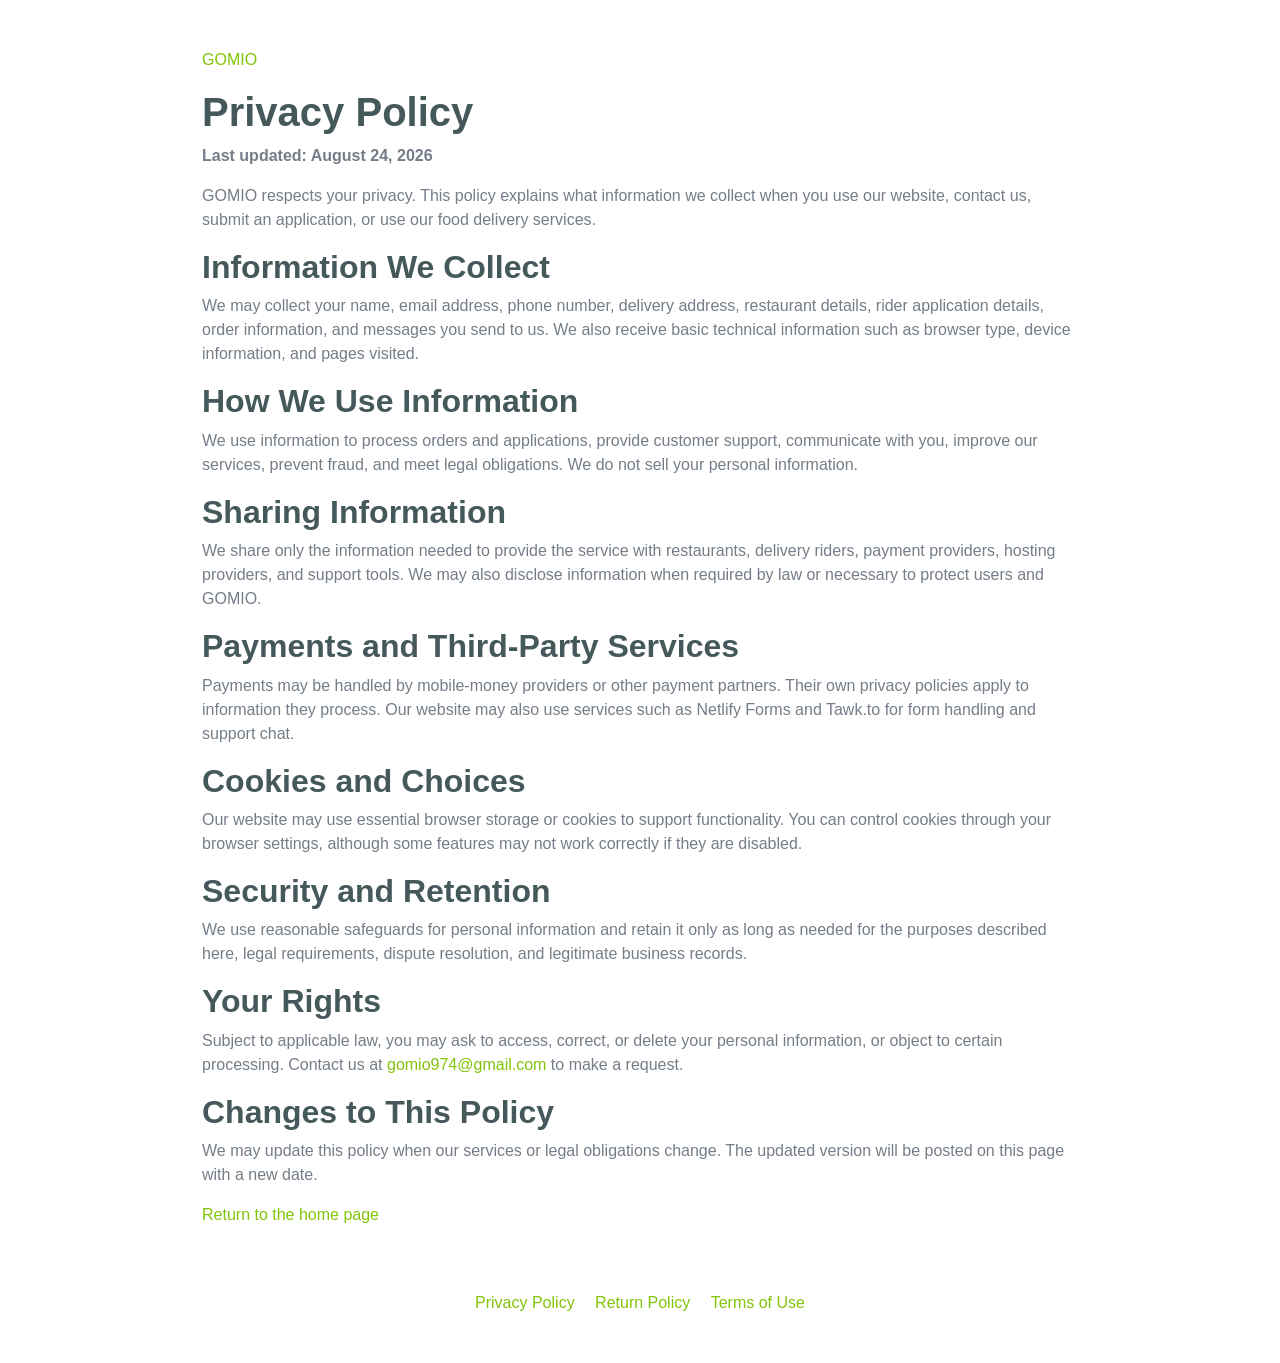
<file: privacy-policy.html>
<!DOCTYPE html>
<html lang="en">
<head>
    <meta charset="utf-8">
    <title>Privacy Policy | GOMIO</title>
    <meta name="viewport" content="width=device-width, initial-scale=1.0">
    <link rel="stylesheet" href="css/bootstrap.min.css">
    <link rel="stylesheet" href="css/style.css">
</head>
<body>
    <main class="container py-5" style="max-width: 900px;">
        <p><a href="index.html">GOMIO</a></p>
        <h1>Privacy Policy</h1>
        <p><strong>Last updated: August 24, 2026</strong></p>
        <p>GOMIO respects your privacy. This policy explains what information we collect when you use our website, contact us, submit an application, or use our food delivery services.</p>

        <h2>Information We Collect</h2>
        <p>We may collect your name, email address, phone number, delivery address, restaurant details, rider application details, order information, and messages you send to us. We also receive basic technical information such as browser type, device information, and pages visited.</p>

        <h2>How We Use Information</h2>
        <p>We use information to process orders and applications, provide customer support, communicate with you, improve our services, prevent fraud, and meet legal obligations. We do not sell your personal information.</p>

        <h2>Sharing Information</h2>
        <p>We share only the information needed to provide the service with restaurants, delivery riders, payment providers, hosting providers, and support tools. We may also disclose information when required by law or necessary to protect users and GOMIO.</p>

        <h2>Payments and Third-Party Services</h2>
        <p>Payments may be handled by mobile-money providers or other payment partners. Their own privacy policies apply to information they process. Our website may also use services such as Netlify Forms and Tawk.to for form handling and support chat.</p>

        <h2>Cookies and Choices</h2>
        <p>Our website may use essential browser storage or cookies to support functionality. You can control cookies through your browser settings, although some features may not work correctly if they are disabled.</p>

        <h2>Security and Retention</h2>
        <p>We use reasonable safeguards for personal information and retain it only as long as needed for the purposes described here, legal requirements, dispute resolution, and legitimate business records.</p>

        <h2>Your Rights</h2>
        <p>Subject to applicable law, you may ask to access, correct, or delete your personal information, or object to certain processing. Contact us at <a href="mailto:gomio974@gmail.com">gomio974@gmail.com</a> to make a request.</p>

        <h2>Changes to This Policy</h2>
        <p>We may update this policy when our services or legal obligations change. The updated version will be posted on this page with a new date.</p>
        <p><a href="index.html">Return to the home page</a></p>
    </main>


    <nav class="container pb-5 text-center" aria-label="Legal links">
        <a class="mx-2" href="privacy-policy.html">Privacy Policy</a>
        <a class="mx-2" href="return-policy.html">Return Policy</a>
        <a class="mx-2" href="terms.html">Terms of Use</a>
    </nav>

    <!--Start of Tawk.to Script-->
<script type="text/javascript">
var Tawk_API=Tawk_API||{}, Tawk_LoadStart=new Date();
(function(){
var s1=document.createElement("script"),s0=document.getElementsByTagName("script")[0];
s1.async=true;
s1.src='https://embed.tawk.to/6a8c9786b62d0c3444af6a54/1k0qivpsp';
s1.charset='UTF-8';
s1.setAttribute('crossorigin','*');
s0.parentNode.insertBefore(s1,s0);
})();
</script>
<!--End of Tawk.to Script-->
</body>
</html>
</file>
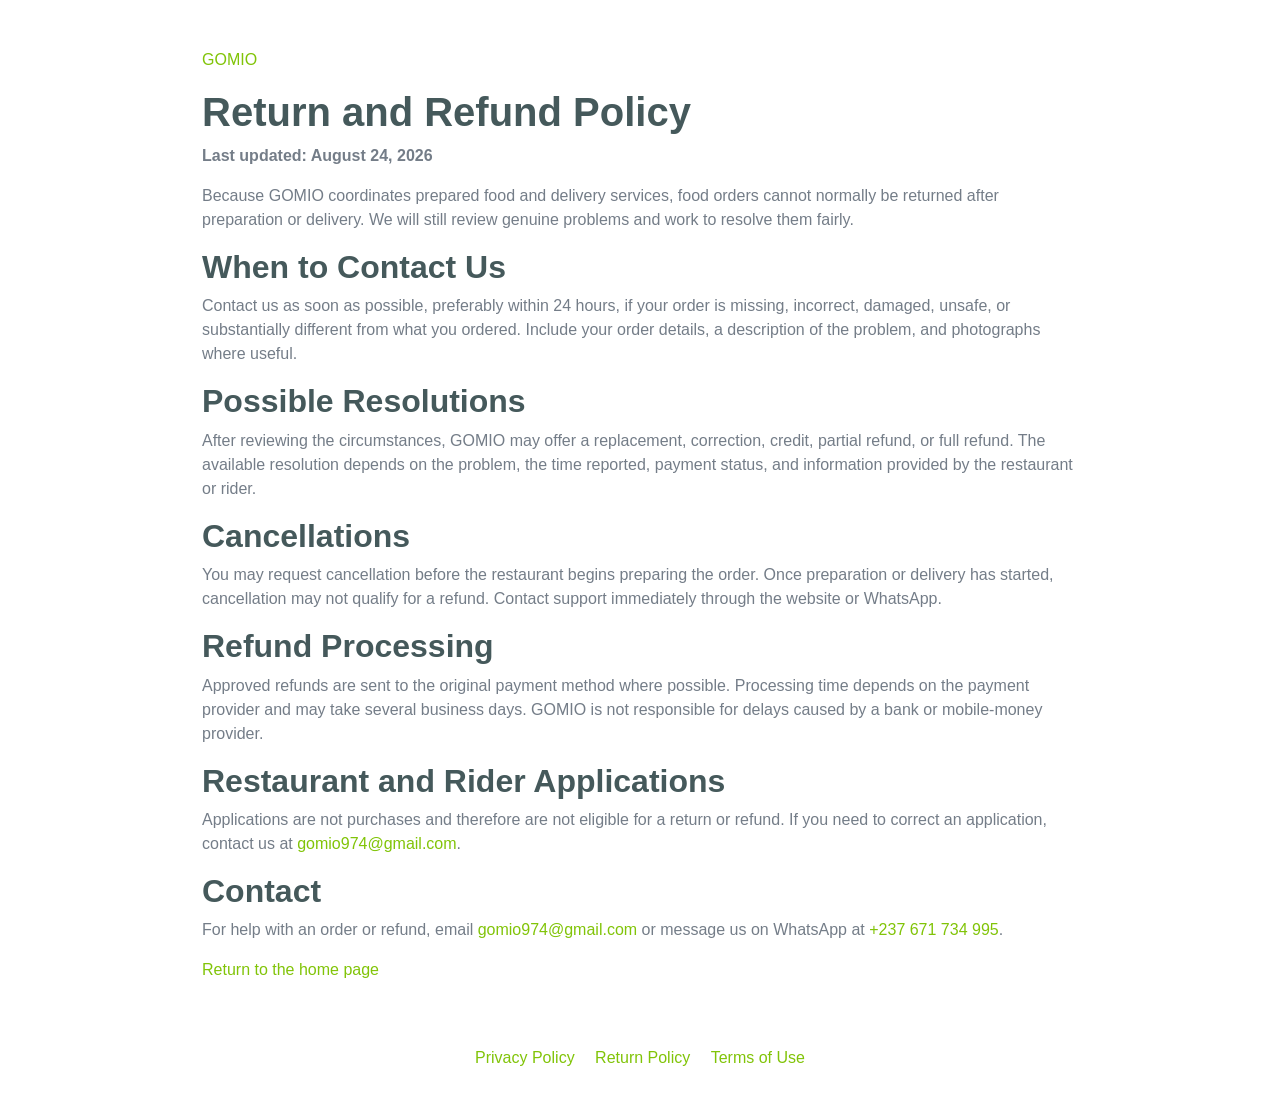
<file: return-policy.html>
<!DOCTYPE html>
<html lang="en">
<head>
    <meta charset="utf-8">
    <title>Return Policy | GOMIO</title>
    <meta name="viewport" content="width=device-width, initial-scale=1.0">
    <link rel="stylesheet" href="css/bootstrap.min.css">
    <link rel="stylesheet" href="css/style.css">
</head>
<body>
    <main class="container py-5" style="max-width: 900px;">
        <p><a href="index.html">GOMIO</a></p>
        <h1>Return and Refund Policy</h1>
        <p><strong>Last updated: August 24, 2026</strong></p>
        <p>Because GOMIO coordinates prepared food and delivery services, food orders cannot normally be returned after preparation or delivery. We will still review genuine problems and work to resolve them fairly.</p>

        <h2>When to Contact Us</h2>
        <p>Contact us as soon as possible, preferably within 24 hours, if your order is missing, incorrect, damaged, unsafe, or substantially different from what you ordered. Include your order details, a description of the problem, and photographs where useful.</p>

        <h2>Possible Resolutions</h2>
        <p>After reviewing the circumstances, GOMIO may offer a replacement, correction, credit, partial refund, or full refund. The available resolution depends on the problem, the time reported, payment status, and information provided by the restaurant or rider.</p>

        <h2>Cancellations</h2>
        <p>You may request cancellation before the restaurant begins preparing the order. Once preparation or delivery has started, cancellation may not qualify for a refund. Contact support immediately through the website or WhatsApp.</p>

        <h2>Refund Processing</h2>
        <p>Approved refunds are sent to the original payment method where possible. Processing time depends on the payment provider and may take several business days. GOMIO is not responsible for delays caused by a bank or mobile-money provider.</p>

        <h2>Restaurant and Rider Applications</h2>
        <p>Applications are not purchases and therefore are not eligible for a return or refund. If you need to correct an application, contact us at <a href="mailto:gomio974@gmail.com">gomio974@gmail.com</a>.</p>

        <h2>Contact</h2>
        <p>For help with an order or refund, email <a href="mailto:gomio974@gmail.com">gomio974@gmail.com</a> or message us on WhatsApp at <a href="https://wa.me/237671734995">+237 671 734 995</a>.</p>
        <p><a href="index.html">Return to the home page</a></p>
    </main>

    <nav class="container pb-5 text-center" aria-label="Legal links">
        <a class="mx-2" href="privacy-policy.html">Privacy Policy</a>
        <a class="mx-2" href="return-policy.html">Return Policy</a>
        <a class="mx-2" href="terms.html">Terms of Use</a>
    </nav>

    <!--Start of Tawk.to Script-->
<script type="text/javascript">
var Tawk_API=Tawk_API||{}, Tawk_LoadStart=new Date();
(function(){
var s1=document.createElement("script"),s0=document.getElementsByTagName("script")[0];
s1.async=true;
s1.src='https://embed.tawk.to/6a8c9786b62d0c3444af6a54/1k0qivpsp';
s1.charset='UTF-8';
s1.setAttribute('crossorigin','*');
s0.parentNode.insertBefore(s1,s0);
})();
</script>
<!--End of Tawk.to Script-->
</body>
</html>
</file>
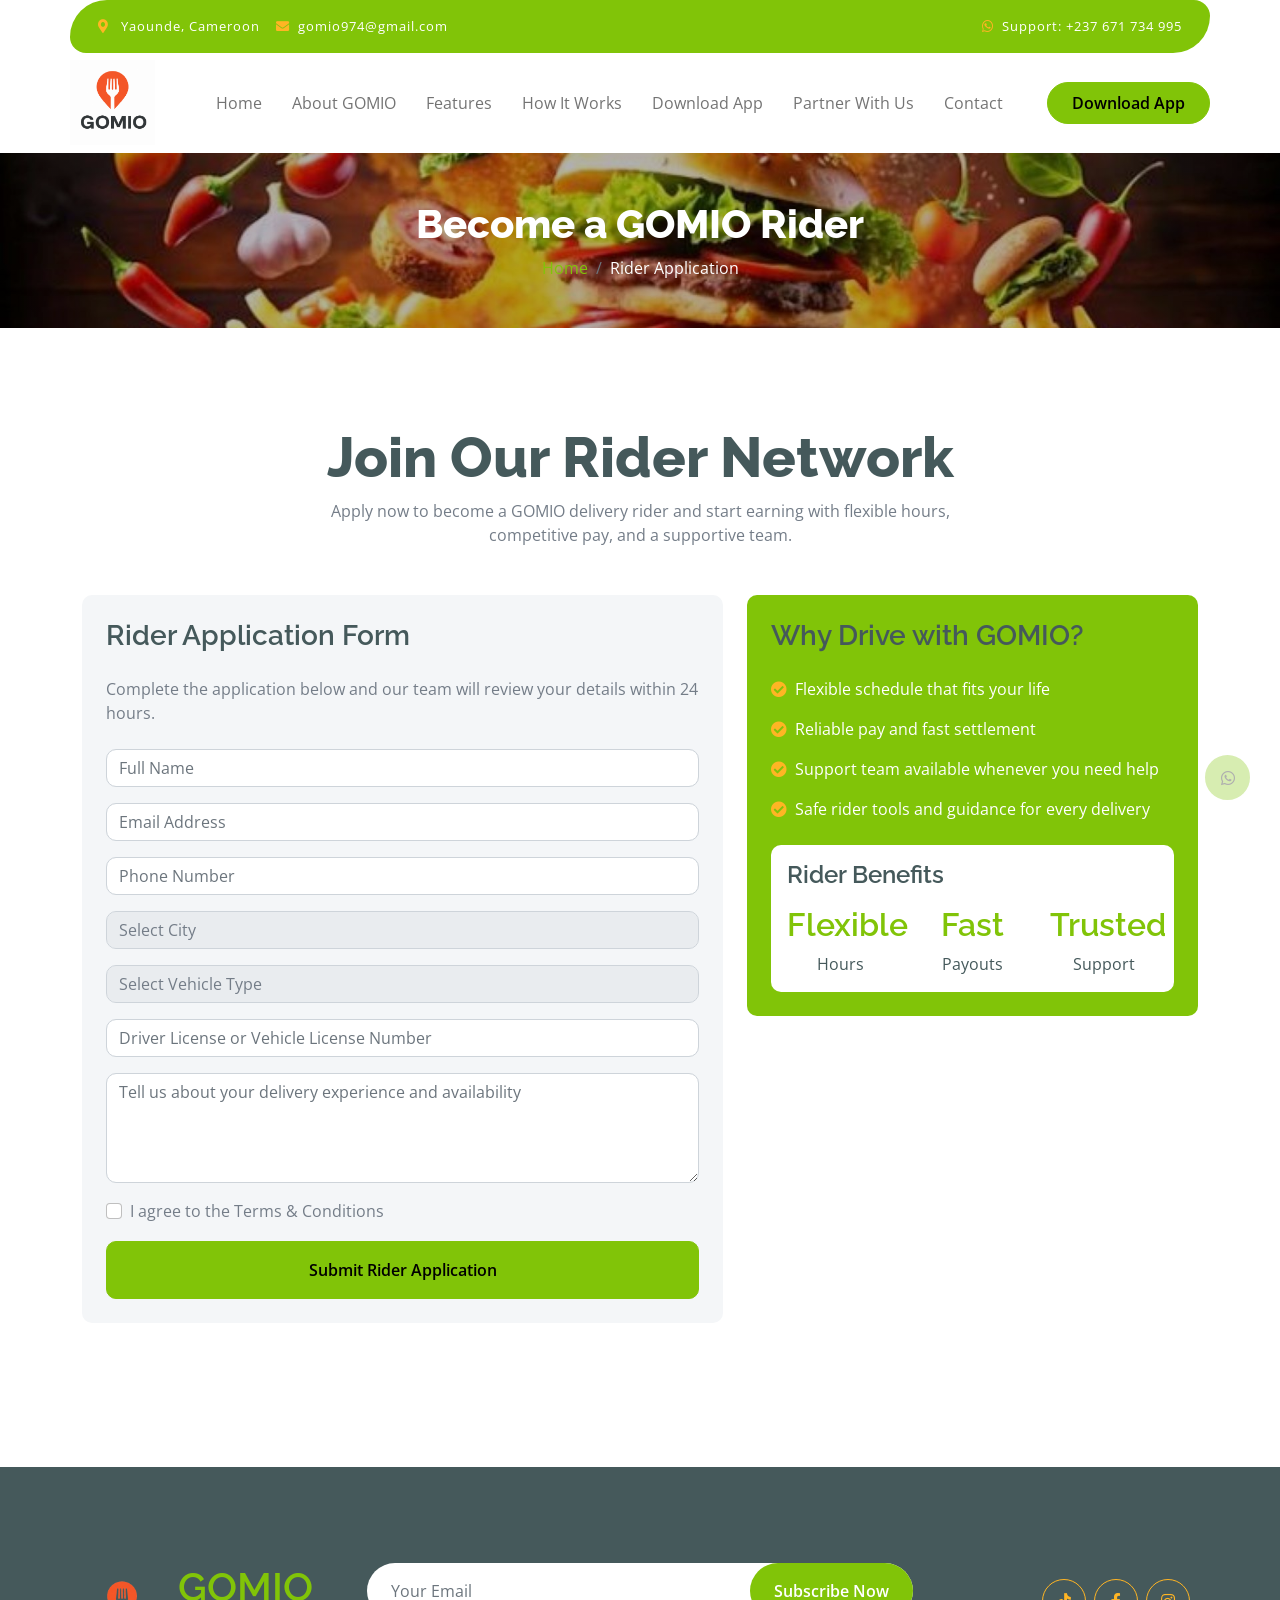
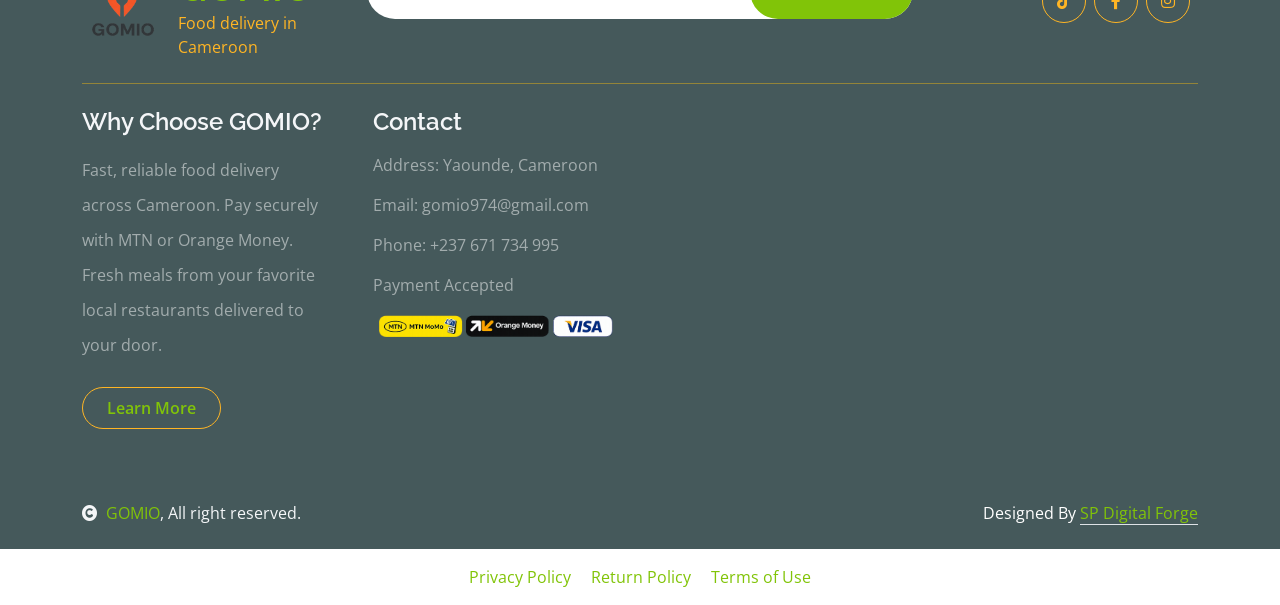
<file: rider.html>
<!DOCTYPE html>
<html lang="en">

<head>
    <meta charset="utf-8">
    <title>GOMIO - Rider Application | Become a Rider</title>
    <meta content="width=device-width, initial-scale=1.0" name="viewport">
    <meta name="keywords" content="GOMIO rider application, delivery rider Cameroon, join rider team, become a delivery partner, food delivery rider form">
    <meta name="description" content="Apply to join GOMIO as a delivery rider. Fill out our rider application form and our team will contact you with next steps.">

    <!-- Google Web Fonts -->
    <link rel="preconnect" href="https://fonts.googleapis.com">
    <link rel="preconnect" href="https://fonts.gstatic.com" crossorigin>
    <link href="https://fonts.googleapis.com/css2?family=Open+Sans:wght@400;600&family=Raleway:wght@600;800&display=swap" rel="stylesheet">

    <!-- Icon Font Stylesheet -->
    <link rel="stylesheet" href="https://use.fontawesome.com/releases/v5.15.4/css/all.css"/>
    <link href="https://cdn.jsdelivr.net/npm/bootstrap-icons@1.4.1/font/bootstrap-icons.css" rel="stylesheet">

    <!-- Libraries Stylesheet -->
    <link href="lib/lightbox/css/lightbox.min.css" rel="stylesheet">
    <link href="lib/owlcarousel/assets/owl.carousel.min.css" rel="stylesheet">

    <!-- Customized Bootstrap Stylesheet -->
    <link href="css/bootstrap.min.css" rel="stylesheet">

    <!-- Template Stylesheet -->
    <link href="css/style.css" rel="stylesheet">

    <link rel="icon" type="image/png" sizes="32x32" href="img/GOMIO_logo-removebg-preview (1).png">
    <link rel="icon" type="image/png" sizes="16x16" href="img/GOMIO_logo-removebg-preview (1).png">
</head>

<body>

    <!-- Spinner Start -->
    <div id="spinner" class="show w-100 vh-100 bg-white position-fixed translate-middle top-50 start-50  d-flex align-items-center justify-content-center">
        <div class="spinner-grow text-primary" role="status"></div>
    </div>
    <!-- Spinner End -->


    <!-- Navbar start -->
    <div class="container-fluid fixed-top">
        <div class="container topbar bg-primary d-none d-lg-block">
            <div class="d-flex justify-content-between">
                <div class="top-info ps-2">
                    <small class="me-3"><i class="fas fa-map-marker-alt me-2 text-secondary"></i> <span class="text-white">Yaounde, Cameroon</span></small>
                    <small class="me-3"><i class="fas fa-envelope me-2 text-secondary"></i><span class="text-white">gomio974@gmail.com</span></small>
                </div>
                <div class="top-link pe-2">
                    <small class="text-white"><i class="fab fa-whatsapp me-2 text-secondary"></i>Support: +237 671 734 995</small>
                </div>
            </div>
        </div>
        <div class="container px-0">
            <nav class="navbar navbar-light bg-white navbar-expand-xl">
                <a href="index.html" class="navbar-brand">
                    <div class="d-flex align-items-center">
                        <img src="img/GoMeal logo.PNG" alt="GoMeal logo" class="me-3" style="width: 85px; height: 85px; object-fit: contain;">
                    </div>
                </a>
                <button class="navbar-toggler py-2 px-3" type="button" data-bs-toggle="collapse" data-bs-target="#navbarCollapse">
                    <span class="fa fa-bars text-primary"></span>
                </button>
                <div class="collapse navbar-collapse bg-white" id="navbarCollapse">
                    <div class="navbar-nav mx-auto">
                        <a href="index.html" class="nav-item nav-link">Home</a>
                        <a href="about.html" class="nav-item nav-link">About GOMIO</a>
                        <a href="features.html" class="nav-item nav-link">Features</a>
                        <a href="how-it-works.html" class="nav-item nav-link">How It Works</a>
                        <a href="download-app.html" class="nav-item nav-link">Download App</a>
                        <a href="partner.html" class="nav-item nav-link">Partner With Us</a>
                        <a href="contact.html" class="nav-item nav-link">Contact</a>
                    </div>
                    <div class="d-flex m-3 me-0">
                        <a href="#" class="btn btn-primary py-2 px-4 rounded-pill">Download App</a>
                    </div>
                </div>
            </nav>
        </div>
    </div>
    <!-- Navbar End -->


    <!-- Modal Search Start -->
    <div class="modal fade" id="searchModal" tabindex="-1" aria-labelledby="exampleModalLabel" aria-hidden="true">
        <div class="modal-dialog modal-fullscreen">
            <div class="modal-content rounded-0">
                <div class="modal-header">
                    <h5 class="modal-title" id="exampleModalLabel">Search by keyword</h5>
                    <button type="button" class="btn-close" data-bs-dismiss="modal" aria-label="Close"></button>
                </div>
                <div class="modal-body d-flex align-items-center">
                    <div class="input-group w-75 mx-auto d-flex">
                        <input type="search" class="form-control p-3" placeholder="keywords" aria-describedby="search-icon-1">
                        <span id="search-icon-1" class="input-group-text p-3"><i class="fa fa-search"></i></span>
                    </div>
                </div>
            </div>
        </div>
    </div>
    <!-- Modal Search End -->


    <!-- Rider Header start -->
    <div class="container-fluid page-header py-5">
        <h1 class="text-center text-white display-6">Become a GOMIO Rider</h1>
        <ol class="breadcrumb justify-content-center mb-0">
            <li class="breadcrumb-item"><a href="index.html">Home</a></li>
            <li class="breadcrumb-item active text-white">Rider Application</li>
        </ol>
    </div>
    <!-- Rider Header End -->


    <!-- Rider Form Start -->
    <div class="container-fluid py-5">
        <div class="container py-5">
            <div class="text-center mx-auto mb-5 scroll-reveal-item" style="max-width: 700px;">
                <h1 class="display-4">Join Our Rider Network</h1>
                <p class="mb-4">Apply now to become a GOMIO delivery rider and start earning with flexible hours, competitive pay, and a supportive team.</p>
            </div>

            <div class="row g-4">
                <div class="col-lg-7">
                    <div class="bg-light rounded p-4 scroll-reveal-item">
                        <h3 class="mb-4">Rider Application Form</h3>
                        <p class="mb-4">Complete the application below and our team will review your details within 24 hours.</p>

                        <form name="rider-application" method="POST" data-netlify="true" data-netlify-honeypot="bot-field" action="/">
                            <input type="hidden" name="form-name" value="rider-application">
                            <p class="d-none"><label>Don’t fill this out: <input name="bot-field"></label></p>
                            <div class="alert alert-success d-none form-success-message" role="alert"></div>

                            <div class="row g-3">
                                <div class="col-12">
                                    <input type="text" name="full_name" class="form-control" placeholder="Full Name" required>
                                </div>
                                <div class="col-12">
                                    <input type="email" name="email" class="form-control" placeholder="Email Address" required>
                                </div>
                                <div class="col-12">
                                    <input type="tel" name="phone" class="form-control" placeholder="Phone Number" required>
                                </div>
                                <div class="col-12">
                                    <select name="city" class="form-control" required>
                                        <option value="">Select City</option>
                                        <option value="yaounde">Yaoundé</option>
                                        <option value="douala">Douala</option>
                                        <option value="bamenda">Bamenda</option>
                                        <option value="buea">Buea</option>
                                        <option value="limbe">Limbe</option>
                                        <option value="kribi">Kribi</option>
                                        <option value="other">Other</option>
                                    </select>
                                </div>
                                <div class="col-12">
                                    <select name="vehicle_type" class="form-control" required>
                                        <option value="">Select Vehicle Type</option>
                                        <option value="motorcycle">Motorcycle</option>
                                        <option value="bicycle">Bicycle</option>
                                        <option value="car">Car</option>
                                        <option value="other">Other</option>
                                    </select>
                                </div>
                                <div class="col-12">
                                    <input type="text" name="license_number" class="form-control" placeholder="Driver License or Vehicle License Number" required>
                                </div>
                                <div class="col-12">
                                    <textarea name="experience" class="form-control" rows="4" placeholder="Tell us about your delivery experience and availability" required></textarea>
                                </div>
                                
                                <div class="col-12">
                                    <div class="form-check">
                                        <input class="form-check-input" type="checkbox" name="terms" required>
                                        <label class="form-check-label">
                                            I agree to the Terms & Conditions
                                        </label>
                                    </div>
                                </div>
                                <div class="col-12">
                                    <button type="submit" class="btn btn-primary w-100 py-3">Submit Rider Application</button>
                                </div>
                            </div>
                        </form>
                    </div>
                </div>

                <div class="col-lg-5">
                    <div class="bg-primary rounded p-4 text-white">
                        <h3 class="mb-4">Why Drive with GOMIO?</h3>
                        <ul class="list-unstyled mb-4">
                            <li class="mb-3"><i class="fas fa-check-circle me-2 text-secondary"></i>Flexible schedule that fits your life</li>
                            <li class="mb-3"><i class="fas fa-check-circle me-2 text-secondary"></i>Reliable pay and fast settlement</li>
                            <li class="mb-3"><i class="fas fa-check-circle me-2 text-secondary"></i>Support team available whenever you need help</li>
                            <li class="mb-3"><i class="fas fa-check-circle me-2 text-secondary"></i>Safe rider tools and guidance for every delivery</li>
                        </ul>
                        <div class="stats-box bg-white text-dark rounded p-3">
                            <h4 class="mb-3">Rider Benefits</h4>
                            <div class="row text-center">
                                <div class="col-4">
                                    <h2 class="text-primary">Flexible</h2>
                                    <p class="mb-0">Hours</p>
                                </div>
                                <div class="col-4">
                                    <h2 class="text-primary">Fast</h2>
                                    <p class="mb-0">Payouts</p>
                                </div>
                                <div class="col-4">
                                    <h2 class="text-primary">Trusted</h2>
                                    <p class="mb-0">Support</p>
                                </div>
                            </div>
                        </div>
                    </div>
                </div>
            </div>
        </div>
    </div>
    <!-- Rider Form End -->

    <!-- Footer Start -->
    <div class="container-fluid bg-dark text-white-50 footer pt-5 mt-5">
        <div class="container py-5">
            <div class="pb-4 mb-4" style="border-bottom: 1px solid rgba(226, 175, 24, 0.5);">
                <div class="row g-4">
                    <div class="col-lg-3">
                        <a href="#">
                            <div class="d-flex align-items-center">
                                <img src="img/GoMeal_logo-removebg-preview (1).png" alt="GoMeal logo" class="me-3" style="width: 80px; height: 80px; object-fit: contain;">
                                <div>
                                    <h1 class="text-primary mb-0">GOMIO</h1>
                                    <p class="text-secondary mb-0">Food delivery in Cameroon</p>
                                </div>
                            </div>
                        </a>
                    </div>
                    <div class="col-lg-6">
                        <div class="position-relative mx-auto">
                            <input class="form-control border-0 w-100 py-3 px-4 rounded-pill" type="number" placeholder="Your Email">
                            <button type="submit" class="btn btn-primary border-0 border-secondary py-3 px-4 position-absolute rounded-pill text-white" style="top: 0; right: 0;">Subscribe Now</button>
                        </div>
                    </div>
                    <div class="col-lg-3">
                        <div class="d-flex justify-content-end pt-3">
                            <a class="btn btn-outline-secondary me-2 btn-md-square rounded-circle" href="https://www.tiktok.com/@gomio04?_r=1&_t=ZS-98dOmK09tCB" target="_blank" rel="noopener noreferrer"><i class="fab fa-tiktok"></i></a>
                            <a class="btn btn-outline-secondary me-2 btn-md-square rounded-circle" href="https://www.facebook.com" target="_blank" rel="noopener noreferrer"><i class="fab fa-facebook-f"></i></a>
                            <a class="btn btn-outline-secondary me-2 btn-md-square rounded-circle" href="https://www.instagram.com/gomio_1?igsh=cGQ3N3I2eXR4b3Vm&utm_source=qr" target="_blank" rel="noopener noreferrer"><i class="fab fa-instagram"></i></a>
                        </div>
                    </div>
                </div>
            </div>
            <div class="row g-5">
                <div class="col-lg-3 col-md-6">
                    <div class="footer-item">
                        <h4 class="text-light mb-3">Why Choose GOMIO?</h4>
                        <p class="mb-4">Fast, reliable food delivery across Cameroon. Pay securely with MTN or Orange Money. Fresh meals from your favorite local restaurants delivered to your door.</p>
                        <a href="features.html" class="btn border-secondary py-2 px-4 rounded-pill text-primary">Learn More</a>
                    </div>
                </div>
                <div class="col-lg-3 col-md-6">
                    <div class="footer-item">
                        <h4 class="text-light mb-3">Contact</h4>
                        <p>Address: Yaounde, Cameroon</p>
                        <p>Email: gomio974@gmail.com</p>
                        <p>Phone: +237 671 734 995</p>
                        <p>Payment Accepted</p>
                        <img src="img/payment.png" class="img-fluid" alt="">
                    </div>
                </div>
            </div>
        </div>
    </div>
    <!-- Footer End -->

    <!-- Copyright Start -->
    <div class="container-fluid copyright bg-dark py-4">
        <div class="container">
            <div class="row">
                <div class="col-md-6 text-center text-md-start mb-3 mb-md-0">
                    <span class="text-light"><a href="#"><i class="fas fa-copyright text-light me-2"></i>GOMIO</a>, All right reserved.</span>
                </div>
                <div class="col-md-6 my-auto text-center text-md-end text-white">
                    Designed By <a class="border-bottom" href="https://spdigitalforge.digital">SP Digital Forge</a>
                </div>
            </div>
        </div>
    </div>
    <!-- Copyright End -->


    <!-- Back to Top -->
    <a href="https://wa.me/237671734995" class="btn btn-primary border-3 border-primary rounded-circle back-to-top" aria-label="Chat with us on WhatsApp" target="_blank" rel="noopener noreferrer"><i class="fab fa-whatsapp"></i></a>


    <!-- JavaScript Libraries -->
    <script src="https://ajax.googleapis.com/ajax/libs/jquery/3.6.4/jquery.min.js"></script>
    <script src="https://cdn.jsdelivr.net/npm/bootstrap@5.0.0/dist/js/bootstrap.bundle.min.js"></script>
    <script src="lib/easing/easing.min.js"></script>
    <script src="lib/waypoints/waypoints.min.js"></script>
    <script src="lib/lightbox/js/lightbox.min.js"></script>
    <script src="lib/owlcarousel/owl.carousel.min.js"></script>

    <!-- Template Javascript -->
    <script src="js/main.js"></script>


    <nav class="container py-3 text-center" aria-label="Legal links">
        <a class="mx-2" href="privacy-policy.html">Privacy Policy</a>
        <a class="mx-2" href="return-policy.html">Return Policy</a>
        <a class="mx-2" href="terms.html">Terms of Use</a>
    </nav>

    <!--Start of Tawk.to Script-->
<script type="text/javascript">
var Tawk_API=Tawk_API||{}, Tawk_LoadStart=new Date();
(function(){
var s1=document.createElement("script"),s0=document.getElementsByTagName("script")[0];
s1.async=true;
s1.src='https://embed.tawk.to/6a8c9786b62d0c3444af6a54/1k0qivpsp';
s1.charset='UTF-8';
s1.setAttribute('crossorigin','*');
s0.parentNode.insertBefore(s1,s0);
})();
</script>
<!--End of Tawk.to Script-->

</body>

</html>
</file>
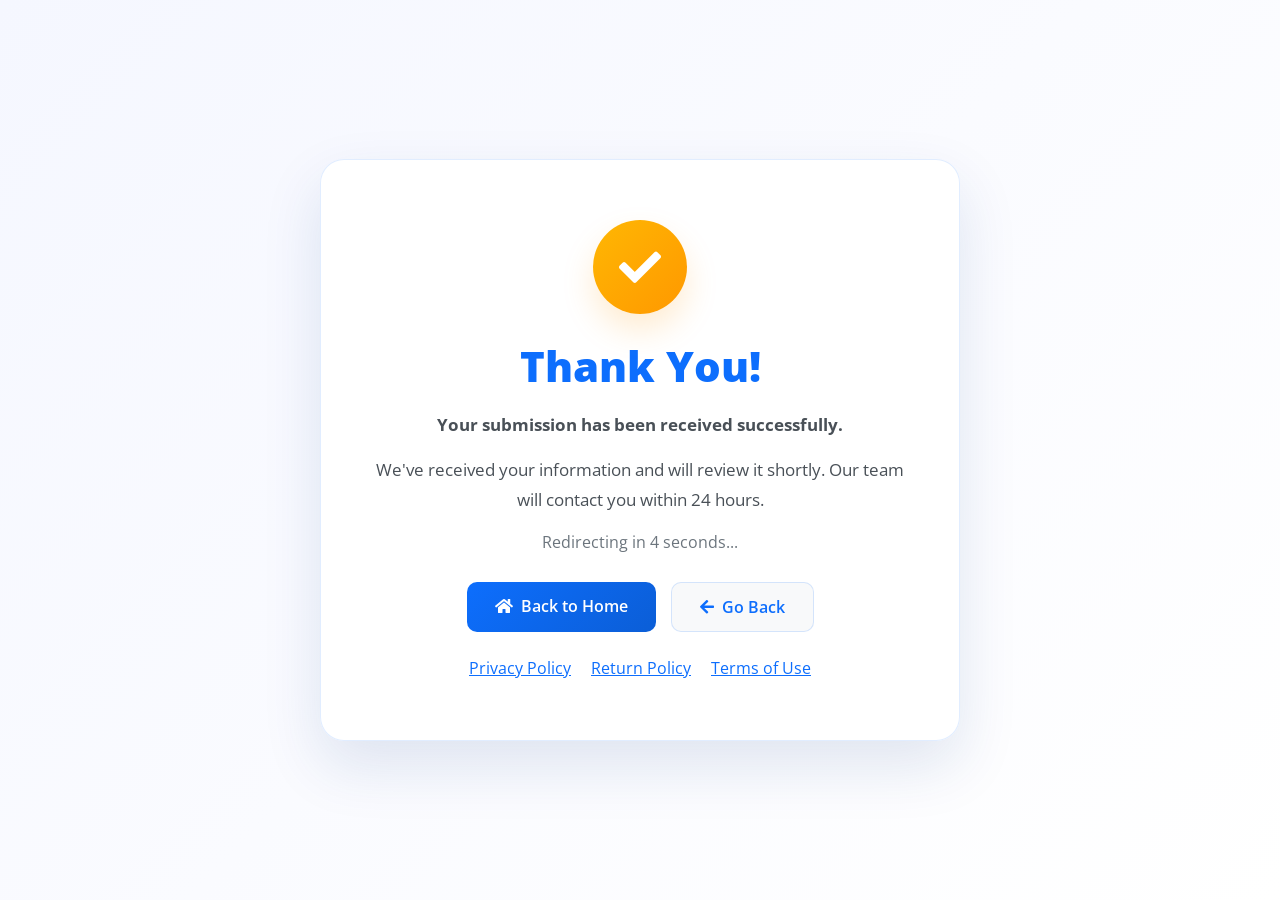
<file: success.html>
<!DOCTYPE html>
<html lang="en">
<head>
  <meta charset="utf-8">
  <title>GOMIO - Submission Successful</title>
  <meta content="width=device-width, initial-scale=1.0" name="viewport">
  <link rel="icon" type="image/png" sizes="32x32" href="img/GOMIO_logo-removebg-preview (1).png">
  <link rel="preconnect" href="https://fonts.googleapis.com">
  <link rel="preconnect" href="https://fonts.gstatic.com" crossorigin>
  <link href="https://fonts.googleapis.com/css2?family=Open+Sans:wght@400;600&family=Raleway:wght@600;800&display=swap" rel="stylesheet">
  <link rel="stylesheet" href="https://use.fontawesome.com/releases/v5.15.4/css/all.css"/>
  <link href="https://cdn.jsdelivr.net/npm/bootstrap@5.0.0/dist/css/bootstrap.min.css" rel="stylesheet">
  <link href="css/style.css" rel="stylesheet">
  <style>
    body {
      background: linear-gradient(135deg, #f5f7ff 0%, #ffffff 100%);
      min-height: 100vh;
      display: flex;
      align-items: center;
      justify-content: center;
      font-family: 'Open Sans', sans-serif;
      margin: 0;
      color: #22304b;
    }
    .success-container {
      background: rgba(255, 255, 255, 0.99);
      border-radius: 24px;
      box-shadow: 0 25px 60px rgba(18, 56, 128, 0.12);
      padding: 60px 45px;
      text-align: center;
      max-width: 640px;
      width: 100%;
      border: 1px solid rgba(13, 110, 253, 0.12);
      animation: slideUp 0.5s ease-out;
    }
    @keyframes slideUp {
      from { opacity: 0; transform: translateY(30px); }
      to { opacity: 1; transform: translateY(0); }
    }
    .success-icon {
      width: 94px;
      height: 94px;
      background: linear-gradient(135deg, #ffb703 0%, #ff9800 100%);
      border-radius: 50%;
      display: flex;
      align-items: center;
      justify-content: center;
      margin: 0 auto 28px;
      box-shadow: 0 16px 32px rgba(255, 151, 0, 0.18);
      animation: scaleIn 0.5s ease-out 0.3s both;
    }
    @keyframes scaleIn {
      from { transform: scale(0); }
      to { transform: scale(1); }
    }
    .success-icon i {
      color: white;
      font-size: 42px;
    }
    .success-title {
      font-size: 2.6rem;
      font-weight: 800;
      color: #0d6efd;
      margin-bottom: 18px;
    }
    .success-message {
      font-size: 1.05rem;
      color: #495057;
      margin-bottom: 16px;
      line-height: 1.75;
    }
    .countdown {
      font-size: 1rem;
      color: #6c757d;
      margin-top: 16px;
      margin-bottom: 28px;
    }
    .btn-group-success {
      display: flex;
      gap: 15px;
      justify-content: center;
      flex-wrap: wrap;
      margin-top: 24px;
    }
    .btn-success-custom {
      padding: 12px 28px;
      font-weight: 600;
      border-radius: 10px;
      text-decoration: none;
      transition: all 0.25s ease;
    }
    .btn-primary-custom {
      background: linear-gradient(135deg, #0d6efd 0%, #0b5ed7 100%);
      color: white;
      border: none;
    }
    .btn-primary-custom:hover {
      transform: translateY(-2px);
      box-shadow: 0 10px 25px rgba(13, 110, 253, 0.18);
      color: white;
    }
    .btn-secondary-custom {
      background: #f8f9fa;
      color: #0d6efd;
      border: 1px solid rgba(13, 110, 253, 0.15);
    }
    .btn-secondary-custom:hover {
      background: #e9ecef;
    }
  </style>
</head>
<body>

  <div class="success-container">
    <div class="success-icon">
      <i class="fas fa-check"></i>
    </div>
    
    <h1 class="success-title">Thank You!</h1>
    
    <p class="success-message">
      <strong>Your submission has been received successfully.</strong>
    </p>
    
    <p class="success-message">
      We've received your information and will review it shortly. Our team will contact you within 24 hours.
    </p>
    
    <div class="countdown">
      Redirecting in <span id="countdown">5</span> seconds...
    </div>
    
    <div class="btn-group-success">
      <a href="index.html" class="btn btn-success-custom btn-primary-custom">
        <i class="fas fa-home me-2"></i>Back to Home
      </a>
      <a href="javascript:history.back()" class="btn btn-success-custom btn-secondary-custom">
        <i class="fas fa-arrow-left me-2"></i>Go Back
      </a>
    </div>

    <nav class="mt-4" aria-label="Legal links">
      <a class="mx-2" href="privacy-policy.html">Privacy Policy</a>
      <a class="mx-2" href="return-policy.html">Return Policy</a>
      <a class="mx-2" href="terms.html">Terms of Use</a>
    </nav>
  </div>

  <script>
    let seconds = 5;
    const countdownEl = document.getElementById('countdown');

    const interval = setInterval(() => {
      seconds--;
      countdownEl.textContent = seconds;

      if (seconds <= 0) {
        clearInterval(interval);
        window.location.href = 'index.html';
      }
    }, 1000);
  </script>

</body>
</html>
</file>
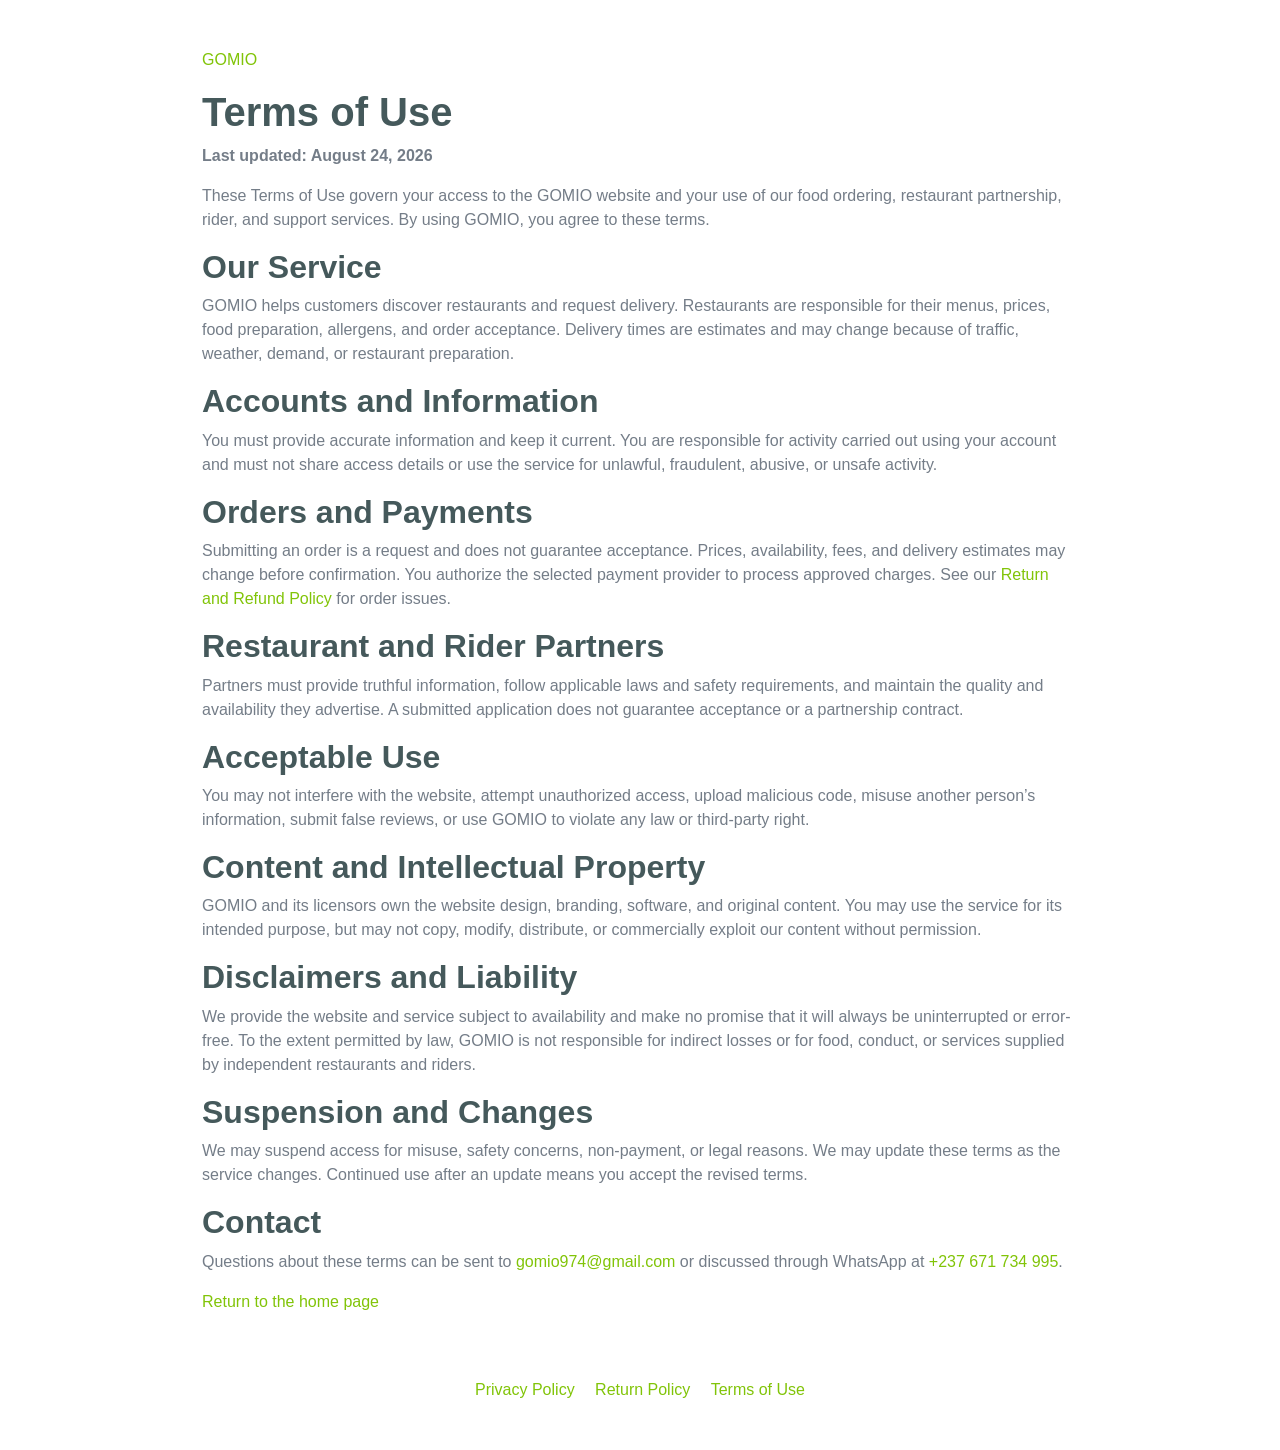
<file: terms.html>
<!DOCTYPE html>
<html lang="en">
<head>
    <meta charset="utf-8">
    <title>Terms & Conditions | GOMIO</title>
    <meta name="viewport" content="width=device-width, initial-scale=1.0">
    <link rel="stylesheet" href="css/bootstrap.min.css">
    <link rel="stylesheet" href="css/style.css">
</head>
<body>
    <main class="container py-5" style="max-width: 900px;">
        <p><a href="index.html">GOMIO</a></p>
        <h1>Terms of Use</h1>
        <p><strong>Last updated: August 24, 2026</strong></p>
        <p>These Terms of Use govern your access to the GOMIO website and your use of our food ordering, restaurant partnership, rider, and support services. By using GOMIO, you agree to these terms.</p>

        <h2>Our Service</h2>
        <p>GOMIO helps customers discover restaurants and request delivery. Restaurants are responsible for their menus, prices, food preparation, allergens, and order acceptance. Delivery times are estimates and may change because of traffic, weather, demand, or restaurant preparation.</p>

        <h2>Accounts and Information</h2>
        <p>You must provide accurate information and keep it current. You are responsible for activity carried out using your account and must not share access details or use the service for unlawful, fraudulent, abusive, or unsafe activity.</p>

        <h2>Orders and Payments</h2>
        <p>Submitting an order is a request and does not guarantee acceptance. Prices, availability, fees, and delivery estimates may change before confirmation. You authorize the selected payment provider to process approved charges. See our <a href="return-policy.html">Return and Refund Policy</a> for order issues.</p>

        <h2>Restaurant and Rider Partners</h2>
        <p>Partners must provide truthful information, follow applicable laws and safety requirements, and maintain the quality and availability they advertise. A submitted application does not guarantee acceptance or a partnership contract.</p>

        <h2>Acceptable Use</h2>
        <p>You may not interfere with the website, attempt unauthorized access, upload malicious code, misuse another person’s information, submit false reviews, or use GOMIO to violate any law or third-party right.</p>

        <h2>Content and Intellectual Property</h2>
        <p>GOMIO and its licensors own the website design, branding, software, and original content. You may use the service for its intended purpose, but may not copy, modify, distribute, or commercially exploit our content without permission.</p>

        <h2>Disclaimers and Liability</h2>
        <p>We provide the website and service subject to availability and make no promise that it will always be uninterrupted or error-free. To the extent permitted by law, GOMIO is not responsible for indirect losses or for food, conduct, or services supplied by independent restaurants and riders.</p>

        <h2>Suspension and Changes</h2>
        <p>We may suspend access for misuse, safety concerns, non-payment, or legal reasons. We may update these terms as the service changes. Continued use after an update means you accept the revised terms.</p>

        <h2>Contact</h2>
        <p>Questions about these terms can be sent to <a href="mailto:gomio974@gmail.com">gomio974@gmail.com</a> or discussed through WhatsApp at <a href="https://wa.me/237671734995">+237 671 734 995</a>.</p>
        <p><a href="index.html">Return to the home page</a></p>
    </main>


    <nav class="container pb-5 text-center" aria-label="Legal links">
        <a class="mx-2" href="privacy-policy.html">Privacy Policy</a>
        <a class="mx-2" href="return-policy.html">Return Policy</a>
        <a class="mx-2" href="terms.html">Terms of Use</a>
    </nav>

    <!--Start of Tawk.to Script-->
<script type="text/javascript">
var Tawk_API=Tawk_API||{}, Tawk_LoadStart=new Date();
(function(){
var s1=document.createElement("script"),s0=document.getElementsByTagName("script")[0];
s1.async=true;
s1.src='https://embed.tawk.to/6a8c9786b62d0c3444af6a54/1k0qivpsp';
s1.charset='UTF-8';
s1.setAttribute('crossorigin','*');
s0.parentNode.insertBefore(s1,s0);
})();
</script>
<!--End of Tawk.to Script-->
</body>
</html>
</file>
<file: css/style.css>
/*** Spinner Start ***/
#spinner {
    opacity: 0;
    visibility: hidden;
    transition: opacity .8s ease-out, visibility 0s linear .5s;
    z-index: 99999;
 }

 #spinner.show {
     transition: opacity .8s ease-out, visibility 0s linear .0s;
     visibility: visible;
     opacity: 1;
 }

 .back-to-top {
    position: fixed;
    right: 30px;
    bottom: 100px;
    display: flex;
    width: 45px;
    height: 45px;
    align-items: center;
    justify-content: center;
    transition: 0.5s;
    z-index: 99;
}
/*** Spinner End ***/


/*** Button Start ***/
.btn {
    font-weight: 600;
    transition: .5s;
}

.btn-square {
    width: 32px;
    height: 32px;
}

.btn-sm-square {
    width: 34px;
    height: 34px;
}

.btn-md-square {
    width: 44px;
    height: 44px;
}

.btn-lg-square {
    width: 56px;
    height: 56px;
}

.btn-square,
.btn-sm-square,
.btn-md-square,
.btn-lg-square {
    padding: 0;
    display: flex;
    align-items: center;
    justify-content: center;
    font-weight: normal;
}

.btn.border-secondary {
    transition: 0.5s;
}

.btn.border-secondary:hover {
    background: var(--bs-secondary) !important;
    color: var(--bs-white) !important;
}

/*** Topbar Start ***/
.fixed-top {
    transition: 0.5s;
    background: var(--bs-white);
    border: 0;
}

.topbar {
    padding: 20px;
    border-radius: 230px 100px;
}

.topbar .top-info {
    font-size: 15px;
    line-height: 0;
    letter-spacing: 1px;
    display: flex;
    align-items: center;
}

.topbar .top-link {
    font-size: 15px;
    line-height: 0;
    letter-spacing: 1px;
    display: flex;
    align-items: center;
}

.topbar .top-link a {
    letter-spacing: 1px;
}

.topbar .top-link a small:hover {
    color: var(--bs-secondary) !important;
    transition: 0.5s;
}

.topbar .top-link a small:hover i {
    color: var(--bs-primary) !important;
}
/*** Topbar End ***/

/*** Navbar Start ***/
.navbar .navbar-nav .nav-link {
    padding: 10px 15px;
    font-size: 16px;
    transition: .5s;
}

.navbar {
    height: 100px;
    border-bottom: 1px solid rgba(255, 255, 255, .1);
}

.navbar .navbar-nav .nav-link:hover,
.navbar .navbar-nav .nav-link.active,
.fixed-top.bg-white .navbar .navbar-nav .nav-link:hover,
.fixed-top.bg-white .navbar .navbar-nav .nav-link.active {
    color: var(--bs-primary);
}

.navbar .dropdown-toggle::after {
    border: none;
    content: "\f107";
    font-family: "Font Awesome 5 Free";
    font-weight: 700;
    vertical-align: middle;
    margin-left: 8px;
}

@media (min-width: 1200px) {
    .navbar .nav-item .dropdown-menu {
        display: block;
        visibility: hidden;
        top: 100%;
        transform: rotateX(-75deg);
        transform-origin: 0% 0%;
        border: 0;
        transition: .5s;
        opacity: 0;
    }
}

.dropdown .dropdown-menu a:hover {
    background: var(--bs-secondary);
    color: var(--bs-primary);
}

.navbar .nav-item:hover .dropdown-menu {
    transform: rotateX(0deg);
    visibility: visible;
    background: var(--bs-light) !important;
    border-radius: 10px !important;
    transition: .5s;
    opacity: 1;
}

#searchModal .modal-content {
    background: rgba(255, 255, 255, .8);
}
/*** Navbar End ***/

/*** Hero Header ***/
.hero-header {
    background: linear-gradient(rgba(248, 223, 173, 0.1), rgba(248, 223, 173, 0.1)), url(../img/hero-img.jpg);
    background-position: center center;
    background-repeat: no-repeat;
    background-size: cover;
}

.carousel-item {
    position: relative;
}

.carousel-item a {
    position: absolute;
    top: 50%;
    left: 50%;
    transform: translate(-50%, -50%);
    font-size: 25px;
    background: linear-gradient(rgba(255, 181, 36, 0.7), rgba(255, 181, 36, 0.7));
}

.carousel-control-next,
.carousel-control-prev {
    width: 48px;
    height: 48px;
    border-radius: 48px;
    border: 1px solid var(--bs-white);
    background: var(--bs-primary);
    position: absolute;
    top: 50%;
    transform: translateY(-50%);
}

.carousel-control-next {
    margin-right: 20px;
}

.carousel-control-prev {
    margin-left: 20px;
}

.page-header {
    position: relative;
    background: linear-gradient(rgba(0, 0, 0, 0.3), rgba(0, 0, 0, 0.3)), url(../img/cart-page-header-img.jpg);
    background-position: center center;
    background-repeat: no-repeat;
    background-size: cover;
}

@media (min-width: 992px) {
    .hero-header,
    .page-header {
        margin-top: 152px !important;
    }
}

@media (max-width: 992px) {
    .hero-header,
    .page-header {
        margin-top: 97px !important;
    }
}
/*** Hero Header end ***/

.partner-logo-section {
    background: #f8f9fa;
}

.partner-logo-marquee {
    overflow: hidden;
    position: relative;
    padding: 20px 0;
}

.partner-logo-track {
    display: flex;
    align-items: center;
    gap: 2.5rem;
    animation: scroll-left 18s linear infinite;
}

.partner-logo-item {
    flex: 0 0 auto;
    min-width: 180px;
    display: flex;
    align-items: center;
    justify-content: center;
}

.partner-logo-item img {
    max-height: 65px;
    width: auto;
    object-fit: contain;
}

@keyframes scroll-left {
    0% {
        transform: translateX(0);
    }
    100% {
        transform: translateX(-50%);
    }
}

/*** featurs Start ***/
.featurs .featurs-item .featurs-icon {
    position: relative;
    width: 120px;
    height: 120px;
}

.featurs .featurs-item .featurs-icon::after {
    content: "";
    width: 35px;
    height: 35px;
    background: var(--bs-secondary);
    position: absolute;
    bottom: -10px;
    transform: translate(-50%);
    transform: rotate(45deg);
    background: var(--bs-secondary);
    
}
/*** featurs End ***/


/*** service Start ***/
.service .service-item .service-content {
    position: relative;
    width: 250px; 
    height: 130px; 
    top: -50%; 
    left: 50%; 
    transform: translate(-50%, -50%);
}

/*** service End ***/


/*** Fruits Start ***/
.fruite .tab-class .nav-item a.active {
    background: var(--bs-secondary) !important;
}

.fruite .tab-class .nav-item a.active span {
    color: var(--bs-white) !important; 
}

.fruite .fruite-categorie .fruite-name {
    line-height: 40px;
}

.fruite .fruite-categorie .fruite-name a {
    transition: 0.5s;
}

.fruite .fruite-categorie .fruite-name a:hover {
    color: var(--bs-secondary);
}

.fruite .fruite-item {
    height: 100%;
    transition: 0.5s;
}
.fruite .fruite-item:hover {
    box-shadow: 0 0 55px rgba(0, 0, 0, 0.4);
}

.fruite .fruite-item .fruite-img {
    overflow: hidden;
    transition: 0.5s;
    border-radius: 10px 10px 0 0;
}

.fruite .fruite-item .fruite-img img {
    transition: 0.5s;
}

.fruite .fruite-item .fruite-img img:hover {
    transform: scale(1.3);
}
/*** Fruits End ***/


/*** vesitable Start ***/
.vesitable .vesitable-item {
    height: 100%;
    transition: 0.5s;
}

.vesitable .vesitable-item:hover {
    box-shadow: 0 0 55px rgba(0, 0, 0, 0.4);
}

.vesitable .vesitable-item .vesitable-img {
    overflow: hidden;
    transition: 0.5s;
    border-radius: 10px 10px 0 0;
}

.vesitable .vesitable-item .vesitable-img img {
    transition: 0.5s;
}

.vesitable .vesitable-item .vesitable-img img:hover {
    transform: scale(1.2);
}

.vesitable .owl-stage {
    margin: 50px 0;
    position: relative;
}

.vesitable .owl-nav .owl-prev {
    position: absolute;
    top: -8px;
    right: 0;
    color: var(--bs-primary);
    padding: 5px 25px;
    border: 1px solid var(--bs-secondary);
    border-radius: 20px;
    transition: 0.5s;

}

.vesitable .owl-nav .owl-prev:hover {
    background: var(--bs-secondary);
    color: var(--bs-white);
}

.vesitable .owl-nav .owl-next {
    position: absolute;
    top: -8px;
    right: 88px;
    color: var(--bs-primary);
    padding: 5px 25px;
    border: 1px solid var(--bs-secondary);
    border-radius: 20px;
    transition: 0.5s;
}

.vesitable .owl-nav .owl-next:hover {
    background: var(--bs-secondary);
    color: var(--bs-white);
}
/*** vesitable End ***/


/*** Banner Section Start ***/
.banner .banner-btn:hover {
    background: var(--bs-primary);
}
/*** Banner Section End ***/


/*** Facts Start ***/
.counter {
    height: 100%;
    text-align: center;
    box-shadow: 0 0 30px rgba(0, 0, 0, 0.05);
}

.counter i {
    font-size: 60px;
    margin-bottom: 25px;
}

.counter h4 {
    color: var(--bs-primary);
    letter-spacing: 1px;
    text-transform: uppercase;
}

.counter h1 {
    margin-bottom: 0;
}
/*** Facts End ***/


/*** Single Page Start ***/
.pagination {
    display: inline-block;
}
  
.pagination a {
    color: var(--bs-dark);
    padding: 10px 16px;
    text-decoration: none;
    transition: 0.5s;
    border: 1px solid var(--bs-secondary);
    margin: 0 4px;
}
  
.pagination a.active {
    background-color: var(--bs-primary);
    color: var(--bs-light);
    border: 1px solid var(--bs-secondary);
}
  
.pagination a:hover:not(.active) {background-color: var(--bs-primary)}

.nav.nav-tabs .nav-link.active {
    border-bottom: 2px solid var(--bs-secondary) !important;
}
/*** Single Page End ***/


/*** Footer Start ***/
.footer .footer-item .btn-link {
    line-height: 35px;
    color: rgba(255, 255, 255, .5);
    transition: 0.5s;
}

.footer .footer-item .btn-link:hover {
    color: var(--bs-secondary) !important;
}

.footer .footer-item p.mb-4 {
    line-height: 35px;
}
/*** Footer End ***/

/*** Scroll Animation Start ***/
/* Keyframe animations */
@keyframes slideInUp {
    from {
        opacity: 0;
        transform: translateY(40px);
    }
    to {
        opacity: 1;
        transform: translateY(0);
    }
}

@keyframes slideInLeft {
    from {
        opacity: 0;
        transform: translateX(-40px);
    }
    to {
        opacity: 1;
        transform: translateX(0);
    }
}

@keyframes slideInRight {
    from {
        opacity: 0;
        transform: translateX(40px);
    }
    to {
        opacity: 1;
        transform: translateX(0);
    }
}

@keyframes fadeIn {
    from {
        opacity: 0;
    }
    to {
        opacity: 1;
    }
}

@keyframes scaleUp {
    from {
        opacity: 0;
        transform: scale(0.95);
    }
    to {
        opacity: 1;
        transform: scale(1);
    }
}

/* Scroll reveal item - transition based */
.scroll-reveal-item {
    opacity: 0;
    transform: translateY(20px);
    transition: all 0.8s cubic-bezier(0.4, 0, 0.2, 1);
}

.scroll-reveal-item.visible {
    opacity: 1;
    transform: translateY(0);
}

/* Scroll reveal - animation based */
.scroll-reveal {
    opacity: 0;
    animation-fill-mode: both;
    animation-duration: 0.8s;
    animation-timing-function: ease-out;
}

.scroll-reveal.show-up {
    animation-name: slideInUp;
}

.scroll-reveal.show-left {
    animation-name: slideInLeft;
}

.scroll-reveal.show-right {
    animation-name: slideInRight;
}

.scroll-reveal.show-fade {
    animation-name: fadeIn;
}

.scroll-reveal.show-scale {
    animation-name: scaleUp;
}
/*** Scroll Animation End ***/
</file>
